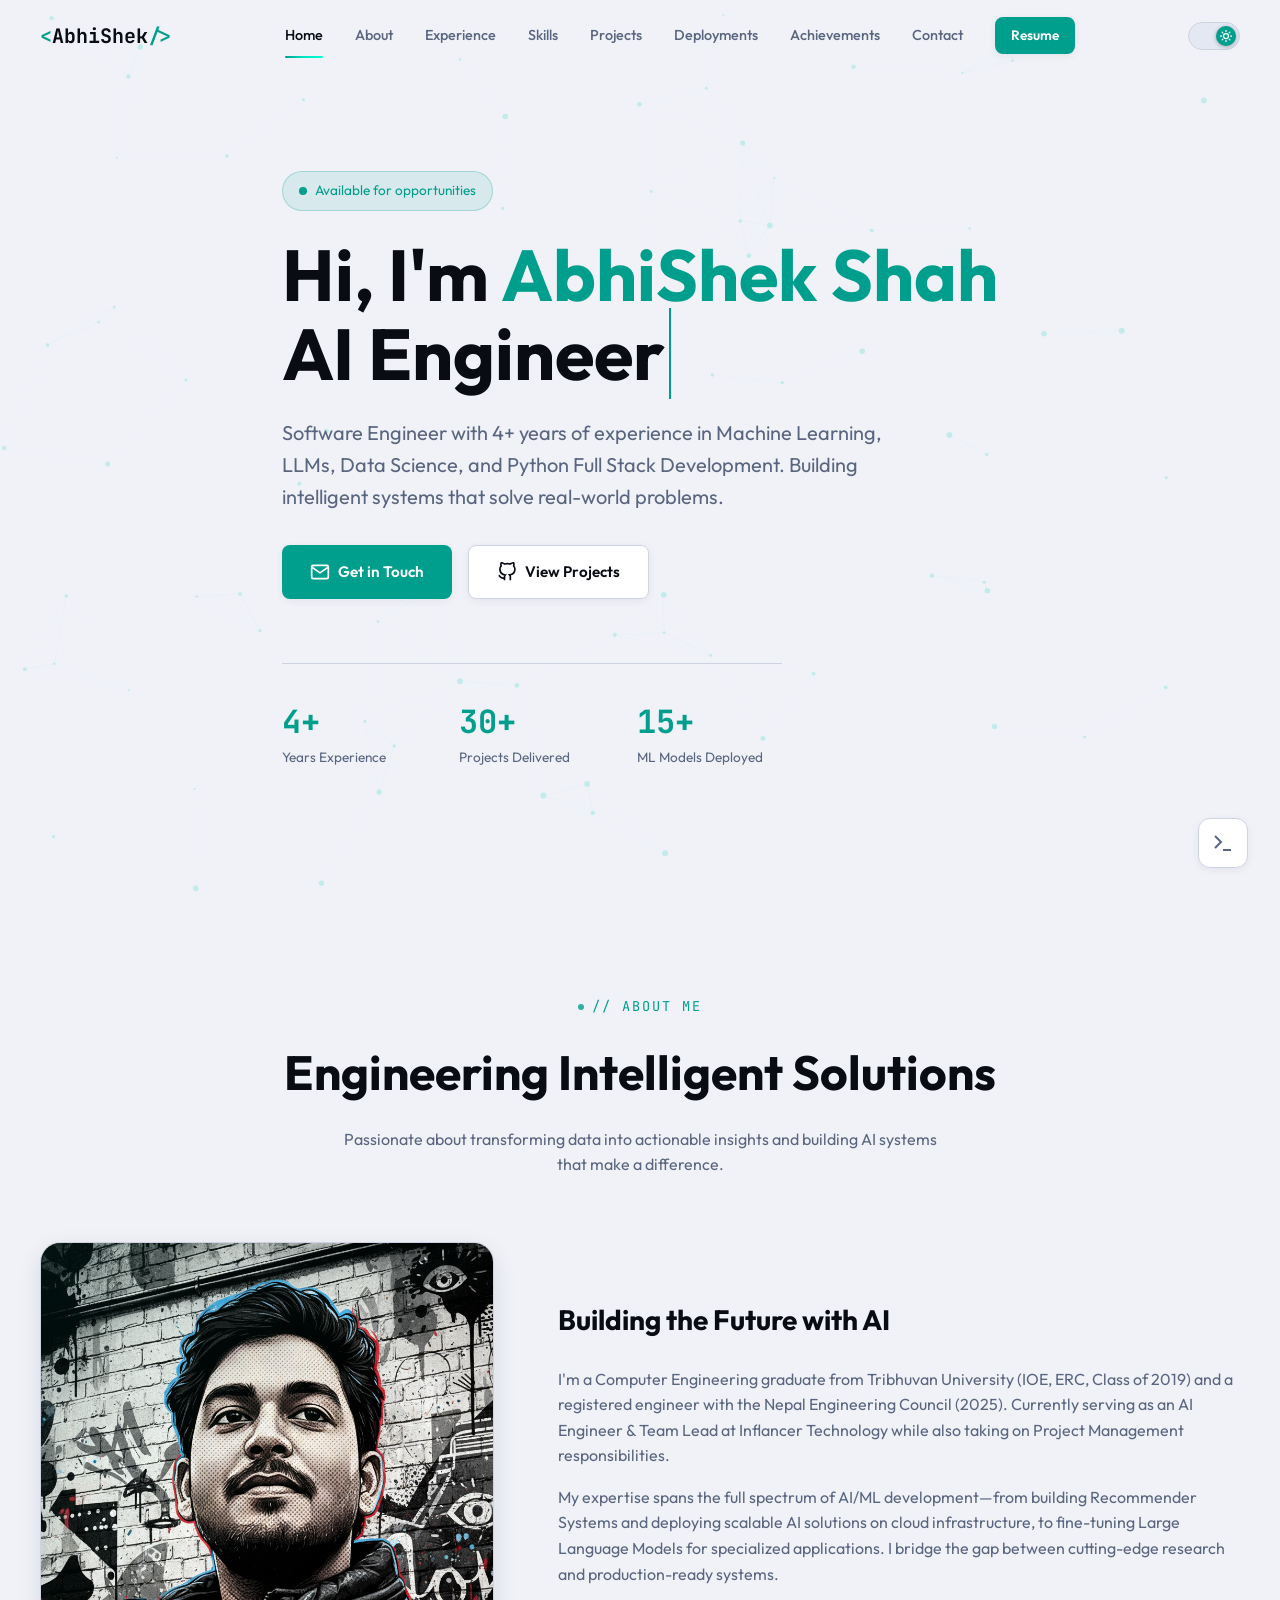
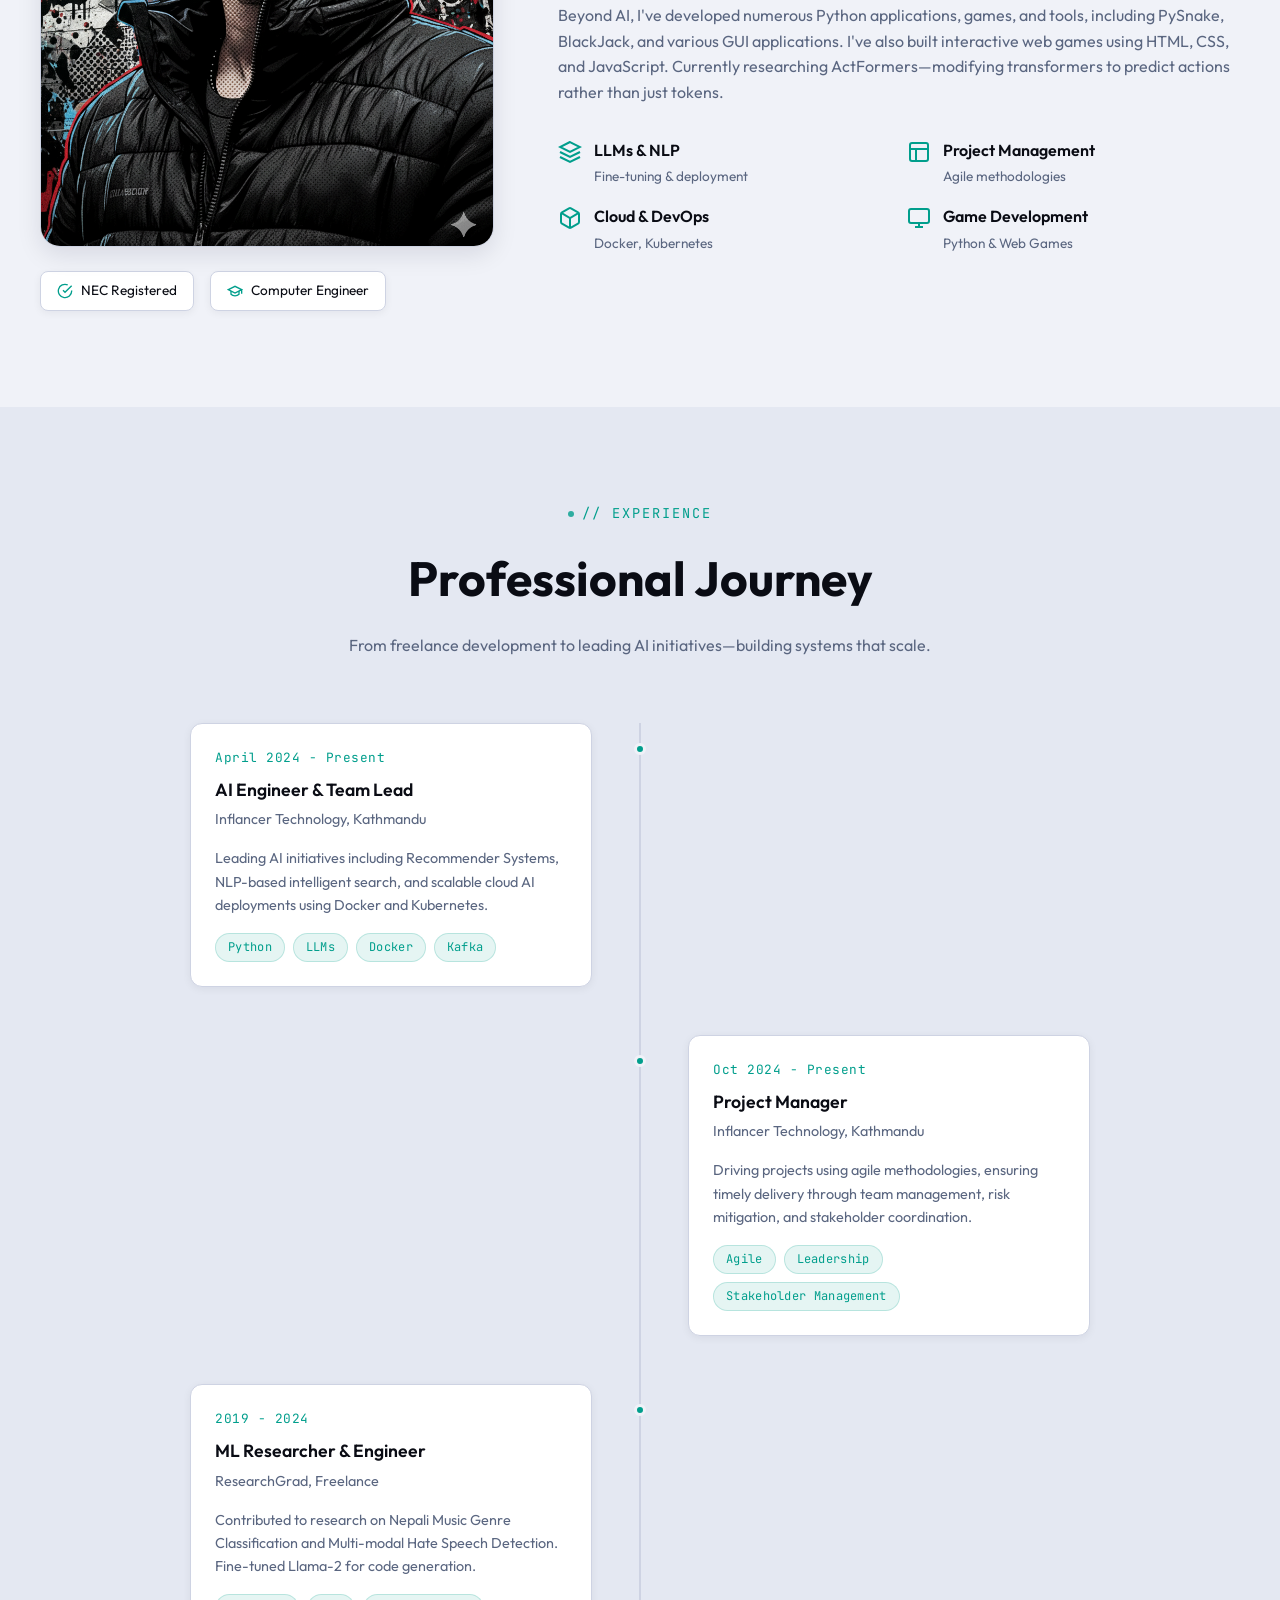
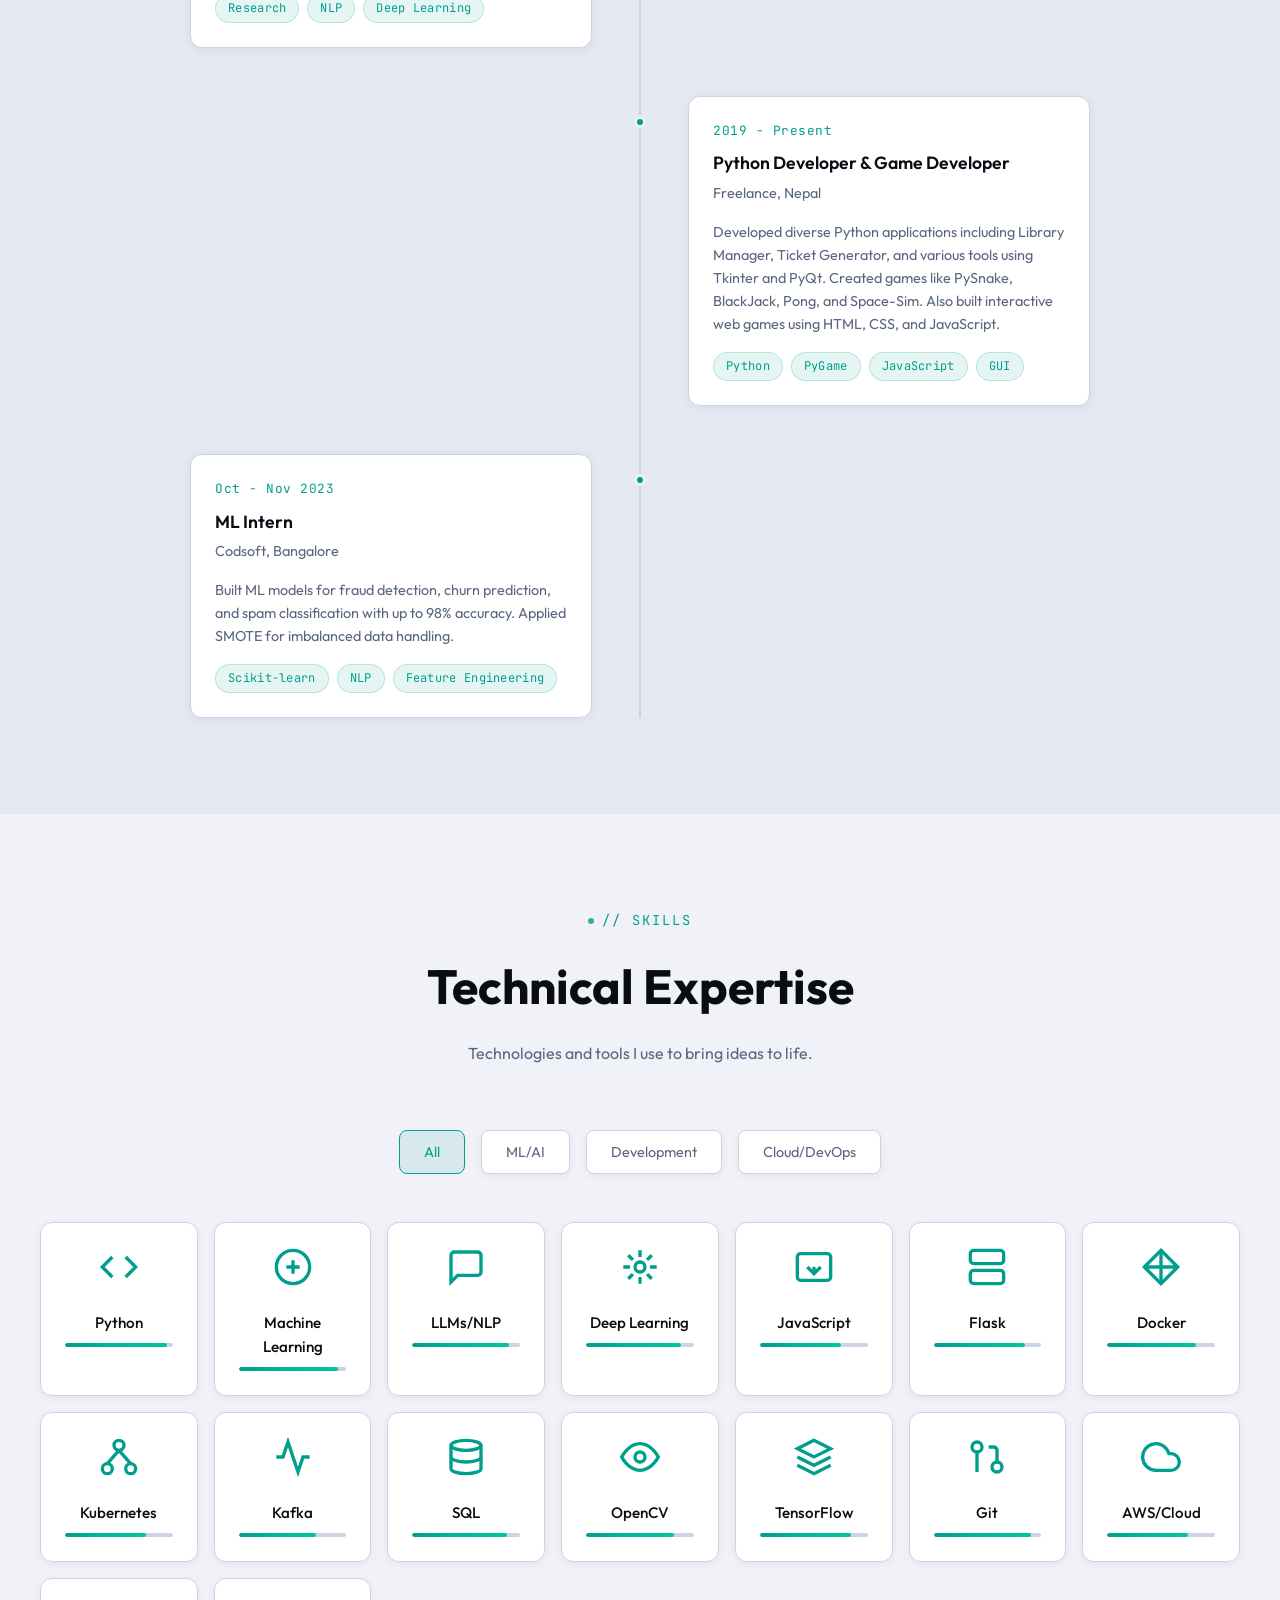
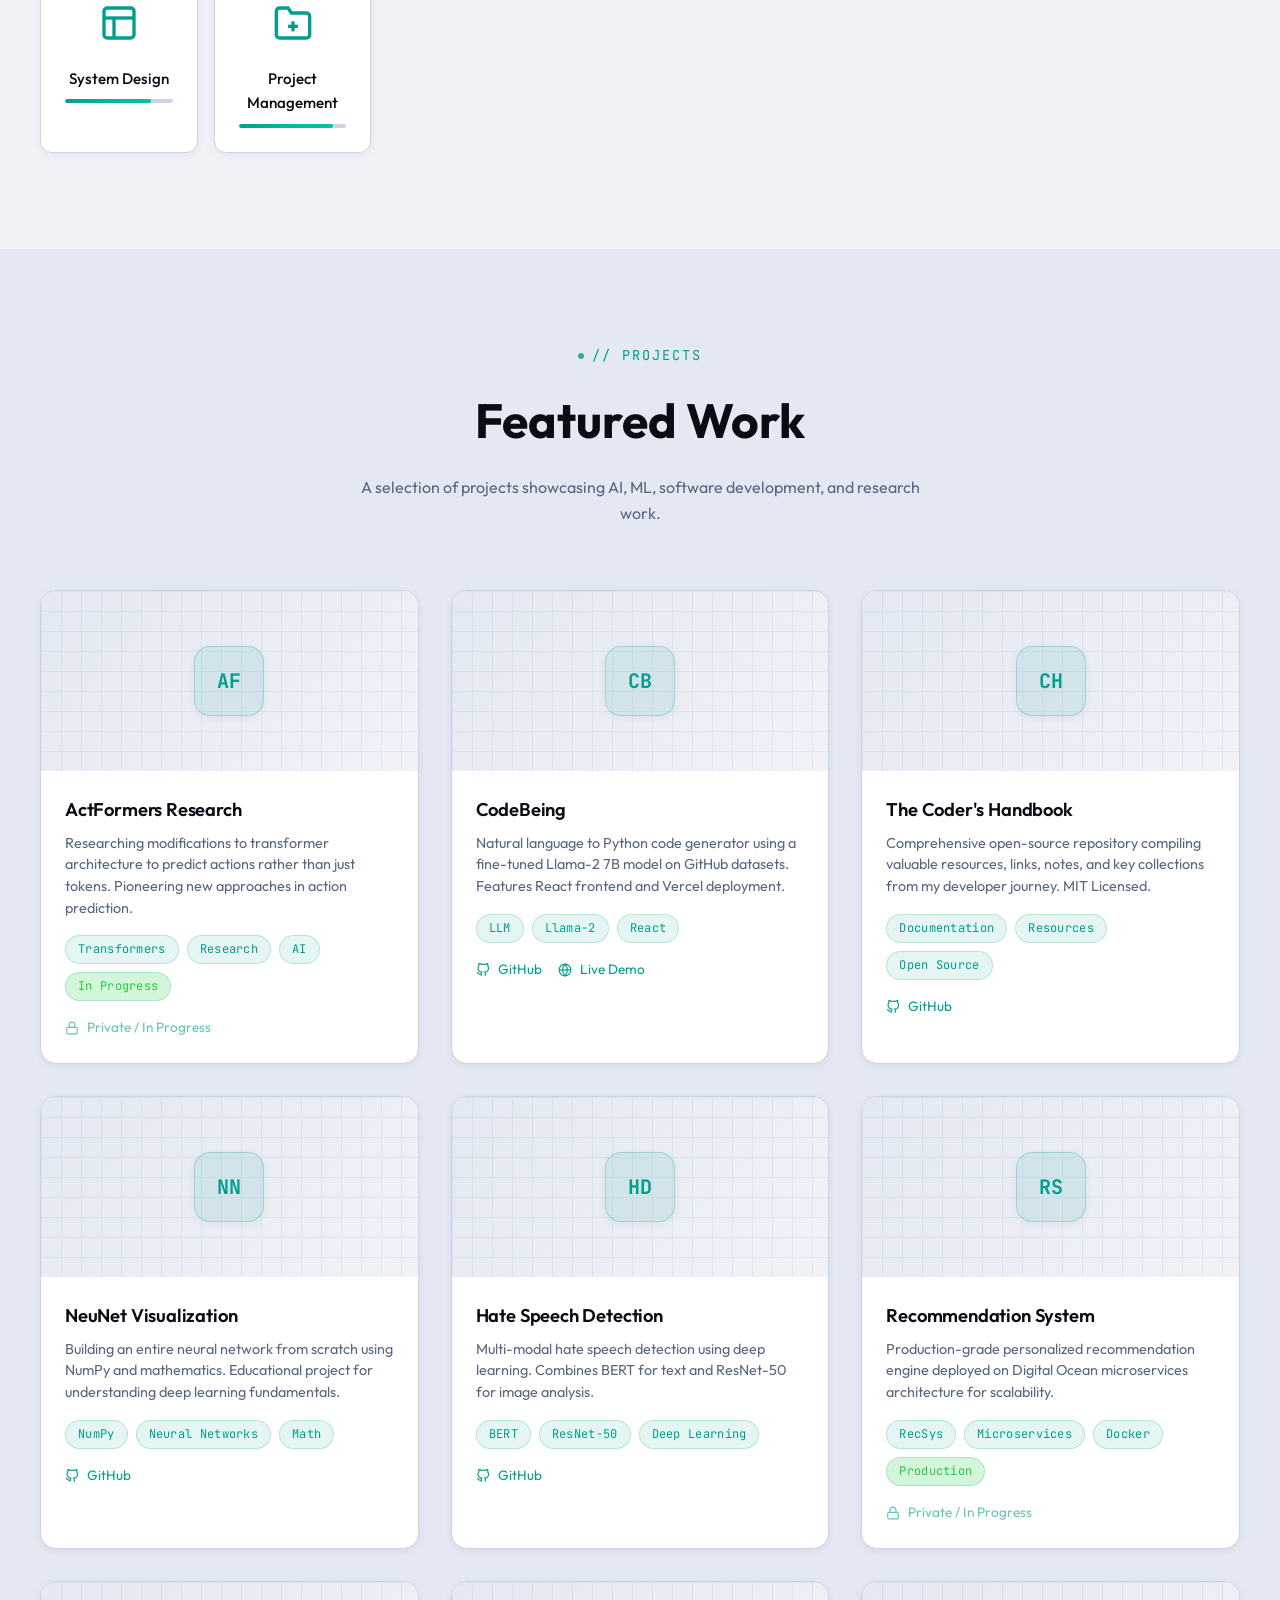
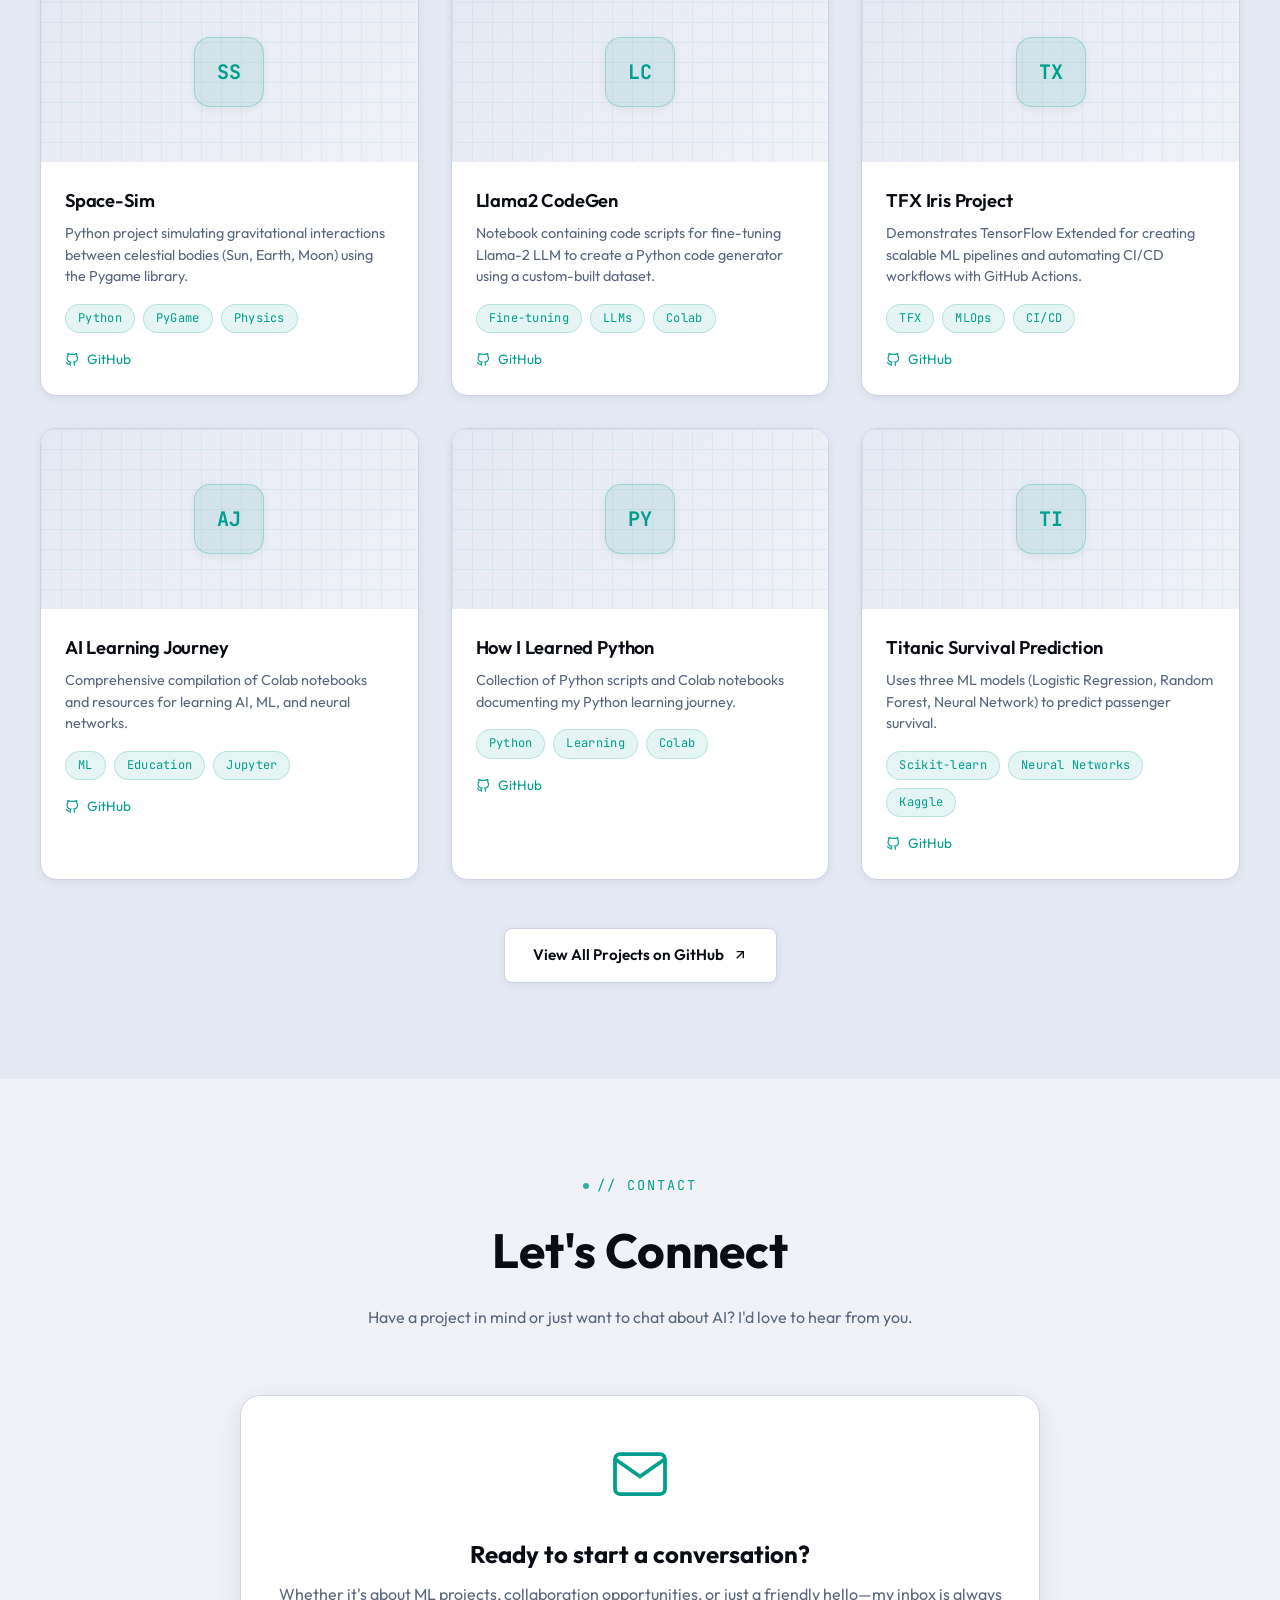
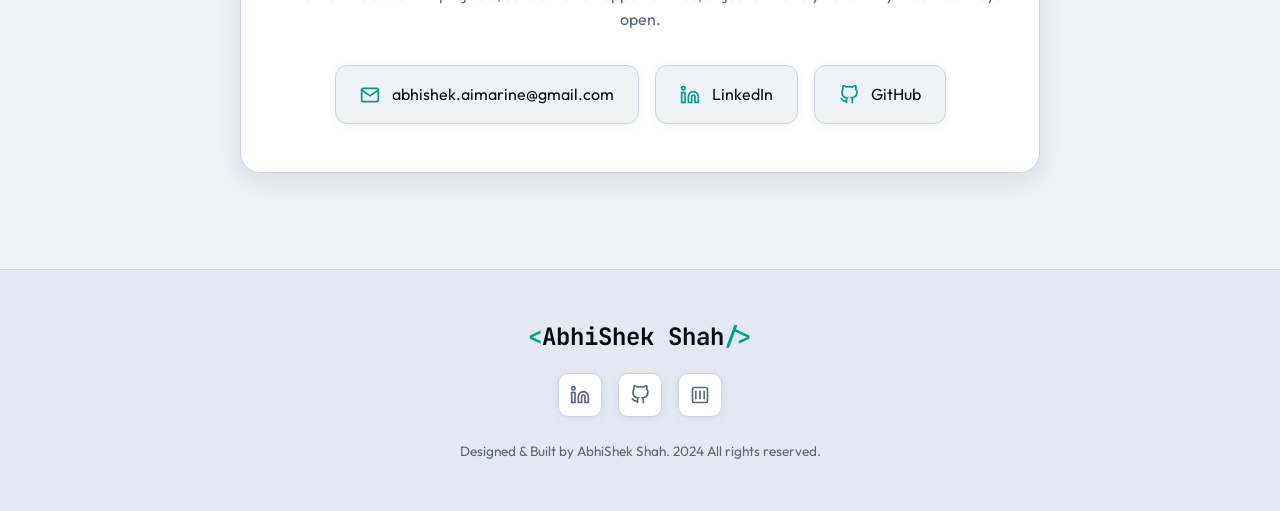
<file: index.html>
<!DOCTYPE html>
<html lang="en" data-theme="dark">
<head>
    <meta charset="UTF-8">
    <meta name="viewport" content="width=device-width, initial-scale=1.0">

    <!--
    ╔══════════════════════════════════════════════════════════════════╗
    ║  SEO LAYER — AbhiShek Shah Portfolio                            ║
    ║  All additions are metadata only. Zero visual/JS changes.       ║
    ╚══════════════════════════════════════════════════════════════════╝
    -->

    <!-- ═══ 1. PRIMARY META ════════════════════════════════════════════
         FIX: Removed duplicate <title>. One canonical title, keyword-
         optimised, under 60 chars, primary keyword first.
         "AbhiShek Shah | AI Engineer & ML Developer — Nepal" = 51 chars.
    ══════════════════════════════════════════════════════════════════ -->
    <title>AbhiShek Shah | AI Engineer &amp; ML Developer — Nepal</title>

    <!-- FIX: Meta description — 155 chars, keywords natural, CTA present.
         Google boldens matching keywords in SERPs, boosting visual CTR. -->
    <meta name="description" content="AbhiShek Shah is an AI Engineer & Team Lead at Inflancer Technology, Kathmandu. Expert in LLMs, NLP, Recommender Systems, Python, Docker & Agile project management.">

    <!-- FIX: Author + robots — explicit E-E-A-T signal for authorship -->
    <meta name="author" content="AbhiShek Shah">
    <meta name="robots" content="index, follow, max-snippet:-1, max-image-preview:large, max-video-preview:-1">

    <!-- FIX: Geo tags — helps Google & Bing surface this page for
         Kathmandu / Nepal engineering talent searches -->
    <meta name="geo.region" content="NP-BA">
    <meta name="geo.placename" content="Kathmandu, Nepal">
    <meta name="geo.position" content="27.7172;85.3240">
    <meta name="ICBM" content="27.7172, 85.3240">

    <!-- FIX: theme-color — brand teal in Chrome/Android address bar -->
    <meta name="theme-color" content="#00d9b5">
    <meta name="theme-color" media="(prefers-color-scheme: light)" content="#009e8c">

    <!-- ═══ 2. CANONICAL ══════════════════════════════════════════════
         FIX: Prevents indexing of www. vs non-www. vs /index.html
         duplicates. Update the domain to your real deployed URL.
    ══════════════════════════════════════════════════════════════════ -->
    <link rel="canonical" href="https://abhiverse01.github.io/">
    <!-- ^ Replace with your actual live domain, e.g.:
         https://abhishekshah.dev/ or https://yourname.vercel.app/    -->

    <!-- ═══ 3. OPEN GRAPH (Facebook, LinkedIn, WhatsApp, Slack) ═══════
         FIX: LinkedIn job applications and recruiter shares now show a
         rich preview card instead of a blank link. OG:image should be a
         1200×630px screenshot/graphic of the portfolio. Store it at
         assets/og-preview.png and update the content URL below.
    ══════════════════════════════════════════════════════════════════ -->
    <meta property="og:type"        content="profile">
    <meta property="og:site_name"   content="AbhiShek Shah Portfolio">
    <meta property="og:title"       content="AbhiShek Shah | AI Engineer &amp; ML Developer">
    <meta property="og:description" content="Software Engineer with 4+ years in Machine Learning, LLMs, NLP, and Python Full-Stack. Currently AI Engineer & Team Lead at Inflancer Technology, Kathmandu.">
    <meta property="og:url"         content="https://abhiverse01.github.io/">
    <meta property="og:image"       content="https://abhiverse01.github.io/assets/og-preview.png">
    <meta property="og:image:width"  content="1200">
    <meta property="og:image:height" content="630">
    <meta property="og:image:alt"    content="AbhiShek Shah — AI Engineer portfolio">
    <meta property="og:locale"      content="en_US">
    <!-- Profile-specific OG (used by Facebook and LinkedIn person profiles) -->
    <meta property="profile:first_name" content="AbhiShek">
    <meta property="profile:last_name"  content="Shah">
    <meta property="profile:username"   content="abhiverse01">

    <!-- ═══ 4. TWITTER / X CARD ══════════════════════════════════════
         FIX: summary_large_image renders a big hero preview on X/Twitter.
         Update twitter:site if you have a Twitter handle.
    ══════════════════════════════════════════════════════════════════ -->
    <meta name="twitter:card"        content="summary_large_image">
    <meta name="twitter:title"       content="AbhiShek Shah | AI Engineer &amp; ML Developer">
    <meta name="twitter:description" content="Software Engineer with 4+ years in ML, LLMs, NLP, and Python. Team Lead at Inflancer Technology, Kathmandu, Nepal.">
    <meta name="twitter:image"       content="https://abhiverse01.github.io/assets/og-preview.png">
    <meta name="twitter:image:alt"   content="AbhiShek Shah — AI Engineer portfolio">
    <!-- <meta name="twitter:site"   content="@yourhandle"> -->
    <!-- <meta name="twitter:creator" content="@yourhandle"> -->

    <!-- ═══ 5. FAVICONS ═══════════════════════════════════════════════
         FIX: Browsers show a blank tab without these. Create the icon
         files and drop them in the root / assets folder.
         Recommended: Use realfavicongenerator.net with your logo/initial.
    ══════════════════════════════════════════════════════════════════ -->
    <link rel="icon"             type="image/x-icon"  href="/favicon.ico">
    <link rel="icon"             type="image/png"     href="/assets/favicon-32x32.png" sizes="32x32">
    <link rel="icon"             type="image/png"     href="/assets/favicon-16x16.png" sizes="16x16">
    <link rel="apple-touch-icon"                      href="/assets/apple-touch-icon.png" sizes="180x180">
    <link rel="manifest"                              href="/site.webmanifest">

    <!-- ═══ 6. PERFORMANCE — PRECONNECT & PRELOAD ════════════════════
         FIX 1: Preconnect to Google Fonts origins (unchanged from original).
         FIX 2: Preload the hero photo (LCP element) — Google's Core Web
         Vitals score this as a ranking signal. fetchpriority="high" tells
         the browser to fetch it before anything else above the fold.
         FIX 3: font-display=swap appended to Google Fonts URL prevents
         invisible text during font load (FOIT), improving CLS scores.
    ══════════════════════════════════════════════════════════════════ -->
    <link rel="preconnect" href="https://fonts.googleapis.com">
    <link rel="preconnect" href="https://fonts.gstatic.com" crossorigin>

    <!-- FIX: Preload LCP hero image — update path if your image differs -->
    <link rel="preload" as="image" href="assets/hero-photo.png" fetchpriority="high">

    <!-- FIX: &display=swap added — eliminates FOIT, improves CLS -->
    <link href="https://fonts.googleapis.com/css2?family=JetBrains+Mono:wght@400;500;600;700&family=Outfit:wght@300;400;500;600;700&display=swap" rel="stylesheet">

    <link rel="stylesheet" href="styles.css">

    <!-- ═══ 7. JSON-LD STRUCTURED DATA ═══════════════════════════════
         FIX: Google's March 2026 update made entity schema the highest-
         leverage SEO signal for AI Overviews and Knowledge Graph inclusion.
         Using @graph to nest Person + ProfilePage + WebSite in one block.

         KEY SIGNALS:
         • Person.sameAs → LinkedIn, GitHub, Medium = entity disambiguation.
           Google/Bing/Perplexity use these to resolve "who is this person"
           with high confidence → increased probability of AI Overview citation.
         • Person.knowsAbout → maps expertise to searchable topics.
         • ProfilePage wraps Person per Google's portfolio schema guidance.
         • WebSite with potentialAction enables Sitelinks Search Box
           (if Google decides to show it for branded queries).
         • BreadcrumbList → establishes navigation structure for rich results.

         Content parity rule (March 2026): every schema property here has
         matching visible text on the page. Do not add properties for
         content that isn't rendered — Google flags this as spammy.
    ══════════════════════════════════════════════════════════════════ -->
    <script type="application/ld+json">
    {
      "@context": "https://schema.org",
      "@graph": [
        {
          "@type": "Person",
          "@id": "https://abhiverse01.github.io/#person",
          "name": "AbhiShek Shah",
          "alternateName": "Abhishek Shah",
          "jobTitle": "AI Engineer & Team Lead",
          "description": "Software Engineer with 4+ years of experience in Machine Learning, LLMs, NLP, Data Science, and Python Full Stack Development. Currently AI Engineer & Team Lead and Project Manager at Inflancer Technology, Kathmandu, Nepal.",
          "url": "https://abhiverse01.github.io/",
          "email": "abhishek.aimarine@gmail.com",
          "image": "https://abhiverse01.github.io/assets/hero-photo.png",
          "nationality": "NP",
          "address": {
            "@type": "PostalAddress",
            "addressLocality": "Kathmandu",
            "addressCountry": "NP"
          },
          "alumniOf": {
            "@type": "CollegeOrUniversity",
            "name": "Tribhuvan University, IOE ERC",
            "url": "https://ioe.tu.edu.np/"
          },
          "worksFor": {
            "@type": "Organization",
            "name": "Inflancer Technology",
            "url": "https://inflancer.com",
            "address": {
              "@type": "PostalAddress",
              "addressLocality": "Kathmandu",
              "addressCountry": "NP"
            }
          },
          "knowsAbout": [
            "Machine Learning",
            "Large Language Models",
            "Natural Language Processing",
            "Python Programming",
            "Recommender Systems",
            "Deep Learning",
            "Docker",
            "Kubernetes",
            "Agile Project Management",
            "Data Science",
            "AI Engineering",
            "LLM Fine-tuning",
            "Llama-2",
            "Transformers",
            "Apache Kafka"
          ],
          "hasCredential": [
            {
              "@type": "EducationalOccupationalCredential",
              "name": "Nepal Engineering Council Registration",
              "credentialCategory": "Professional Engineering License"
            }
          ],
          "sameAs": [
            "https://www.linkedin.com/in/theabhishekshah/",
            "https://github.com/abhiverse01",
            "https://medium.com/@theabhishekshah"
          ]
        },
        {
          "@type": "ProfilePage",
          "@id": "https://abhiverse01.github.io/#profilepage",
          "url": "https://abhiverse01.github.io/",
          "name": "AbhiShek Shah — AI Engineer & ML Developer Portfolio",
          "description": "Portfolio of AbhiShek Shah, AI Engineer & Team Lead at Inflancer Technology, Kathmandu. Specialising in LLMs, NLP, Recommender Systems, and Python development.",
          "inLanguage": "en",
          "dateModified": "2025-01-01",
          "mainEntity": {
            "@id": "https://abhiverse01.github.io/#person"
          },
          "breadcrumb": {
            "@type": "BreadcrumbList",
            "itemListElement": [
              {
                "@type": "ListItem",
                "position": 1,
                "name": "Home",
                "item": "https://abhiverse01.github.io/"
              },
              {
                "@type": "ListItem",
                "position": 2,
                "name": "Achievements",
                "item": "https://abhiverse01.github.io/achievements.html"
              }
            ]
          }
        },
        {
          "@type": "WebSite",
          "@id": "https://abhiverse01.github.io/#website",
          "url": "https://abhiverse01.github.io/",
          "name": "AbhiShek Shah Portfolio",
          "description": "AI Engineer and ML Developer portfolio showcasing projects in LLMs, NLP, Recommender Systems, and Python development.",
          "inLanguage": "en",
          "author": {
            "@id": "https://abhiverse01.github.io/#person"
          },
          "potentialAction": {
            "@type": "SearchAction",
            "target": {
              "@type": "EntryPoint",
              "urlTemplate": "https://abhiverse01.github.io/?q={search_term_string}"
            },
            "query-input": "required name=search_term_string"
          }
        }
      ]
    }
    </script>
</head>
<body>
   <!-- Neural Network Canvas -->
   <canvas id="neural-canvas"></canvas>

   <!-- Header -->
   <header class="header" id="header">
       <nav class="nav-container">
           <a href="#" class="logo">
               <span class="accent">&lt;</span>AbhiShek<span class="accent">/&gt;</span>
           </a>

           <div class="nav-controls">
               <button id="theme-toggle" class="theme-toggle" aria-label="Toggle colour theme" aria-pressed="false">
                   <span class="theme-toggle-track">
                       <span class="theme-toggle-thumb">
                           <!-- Moon icon (dark mode indicator) -->
                           <svg class="icon-moon" viewBox="0 0 24 24" fill="none" stroke="currentColor" stroke-width="2.5" stroke-linecap="round" stroke-linejoin="round" aria-hidden="true">
                               <path d="M21 12.79A9 9 0 1 1 11.21 3 7 7 0 0 0 21 12.79z"/>
                           </svg>
                           <!-- Sun icon (light mode indicator) -->
                           <svg class="icon-sun" viewBox="0 0 24 24" fill="none" stroke="currentColor" stroke-width="2.5" stroke-linecap="round" stroke-linejoin="round" aria-hidden="true">
                               <circle cx="12" cy="12" r="5"/>
                               <line x1="12" y1="1" x2="12" y2="3"/>
                               <line x1="12" y1="21" x2="12" y2="23"/>
                               <line x1="4.22" y1="4.22" x2="5.64" y2="5.64"/>
                               <line x1="18.36" y1="18.36" x2="19.78" y2="19.78"/>
                               <line x1="1" y1="12" x2="3" y2="12"/>
                               <line x1="21" y1="12" x2="23" y2="12"/>
                               <line x1="4.22" y1="19.78" x2="5.64" y2="18.36"/>
                               <line x1="18.36" y1="5.64" x2="19.78" y2="4.22"/>
                           </svg>
                       </span>
                   </span>
               </button>

               <button class="mobile-menu-btn" id="mobile-menu-btn" aria-label="Toggle menu" aria-expanded="false" aria-controls="nav-links">
                   <span></span>
                   <span></span>
                   <span></span>
               </button>
           </div>

           <div class="nav-links" id="nav-links">
               <a href="#home" class="nav-link active">Home</a>
               <a href="#about" class="nav-link">About</a>
               <a href="#experience" class="nav-link">Experience</a>
               <a href="#skills" class="nav-link">Skills</a>
               <a href="#projects" class="nav-link">Projects</a>
               <a href="deployments.html" class="nav-link">Deployments</a>
               <a href="achievements.html" class="nav-link">Achievements</a>
               <a href="#contact" class="nav-link">Contact</a>
               <a href="https://abhiverse-tex.vercel.app" target="_blank" rel="noopener noreferrer" class="btn btn-primary btn-small">Resume</a>
           </div>
       </nav>
   </header>
    <!-- Mobile Overlay -->
    <div class="mobile-overlay" id="mobile-overlay"></div>

    <main>
        <!-- Hero Section -->
        <section class="hero" id="home">
            <div class="hero-content">
                <div class="hero-label reveal">
                    <span>Available for opportunities</span>
                </div>
                
                <h1 class="hero-title reveal">
                    Hi, I'm <span class="name-highlight" id="name-highlight">AbhiShek Shah</span><br>
                    <span id="typing-container">AI Engineer</span><span class="typing-text"></span>
                </h1>
                
                <p class="hero-subtitle reveal">
                    Software Engineer with 4+ years of experience in Machine Learning, LLMs, Data Science, and Python Full Stack Development. Building intelligent systems that solve real-world problems.
                </p>

                <div class="hero-cta reveal">
                    <a href="#contact" class="btn btn-primary">
                        <svg width="20" height="20" viewBox="0 0 24 24" fill="none" stroke="currentColor" stroke-width="2">
                            <path d="M4 4h16c1.1 0 2 .9 2 2v12c0 1.1-.9 2-2 2H4c-1.1 0-2-.9-2-2V6c0-1.1.9-2 2-2z"/>
                            <polyline points="22,6 12,13 2,6"/>
                        </svg>
                        Get in Touch
                    </a>
                    <a href="#projects" class="btn btn-secondary">
                        <svg width="20" height="20" viewBox="0 0 24 24" fill="none" stroke="currentColor" stroke-width="2">
                            <path d="M9 19c-5 1.5-5-2.5-7-3m14 6v-3.87a3.37 3.37 0 0 0-.94-2.61c3.14-.35 6.44-1.54 6.44-7A5.44 5.44 0 0 0 20 4.77 5.07 5.07 0 0 0 19.91 1S18.73.65 16 2.48a13.38 13.38 0 0 0-7 0C6.27.65 5.09 1 5.09 1A5.07 5.07 0 0 0 5 4.77a5.44 5.44 0 0 0-1.5 3.78c0 5.42 3.3 6.61 6.44 7A3.37 3.37 0 0 0 9 18.13V22"/>
                        </svg>
                        View Projects
                    </a>
                </div>

                <div class="hero-stats reveal">
                    <div class="stat-item">
                        <div class="stat-value" data-target="4">0</div>
                        <div class="stat-label">Years Experience</div>
                    </div>
                    <div class="stat-item">
                        <div class="stat-value" data-target="30">0</div>
                        <div class="stat-label">Projects Delivered</div>
                    </div>
                    <div class="stat-item">
                        <div class="stat-value" data-target="15">0</div>
                        <div class="stat-label">ML Models Deployed</div>
                    </div>
                </div>
            </div>
        </section>

        <!-- About Section -->
        <section class="section" id="about">
            <div class="section-header reveal">
                <div class="section-label">// About Me</div>
                <h2 class="section-title">Engineering Intelligent Solutions</h2>
                <p class="section-desc">Passionate about transforming data into actionable insights and building AI systems that make a difference.</p>
            </div>

            <div class="about-grid">
                <div class="about-image reveal">
                    <div class="about-image-frame">
                        <img src="assets/hero-photo.png" alt="AbhiShek Shah" class="about-photo">
                    </div>
                    <div class="about-credentials">
                        <div class="credential-badge">
                            <svg viewBox="0 0 24 24" fill="none" stroke="currentColor" stroke-width="2">
                                <path d="M22 11.08V12a10 10 0 1 1-5.93-9.14"/>
                                <polyline points="22 4 12 14.01 9 11.01"/>
                            </svg>
                            <span>NEC Registered</span>
                        </div>
                        <div class="credential-badge">
                            <svg viewBox="0 0 24 24" fill="none" stroke="currentColor" stroke-width="2">
                                <path d="M22 10v6M2 10l10-5 10 5-10 5z"/>
                                <path d="M6 12v5c3 3 9 3 12 0v-5"/>
                            </svg>
                            <span>Computer Engineer</span>
                        </div>
                    </div>
                </div>

                <div class="about-content reveal">
                    <h3>Building the Future with AI</h3>
                    <p>
                        I'm a Computer Engineering graduate from Tribhuvan University (IOE, ERC, Class of 2019) and a registered engineer with the Nepal Engineering Council (2025). Currently serving as an AI Engineer & Team Lead at Inflancer Technology while also taking on Project Management responsibilities.
                    </p>
                    <p>
                        My expertise spans the full spectrum of AI/ML development—from building Recommender Systems and deploying scalable AI solutions on cloud infrastructure, to fine-tuning Large Language Models for specialized applications. I bridge the gap between cutting-edge research and production-ready systems.
                    </p>
                    <p>
                        Beyond AI, I've developed numerous Python applications, games, and tools, including PySnake, BlackJack, and various GUI applications. I've also built interactive web games using HTML, CSS, and JavaScript. Currently researching ActFormers—modifying transformers to predict actions rather than just tokens.
                    </p>

                    <div class="about-highlights">
                        <div class="highlight-item">
                            <svg class="highlight-icon" viewBox="0 0 24 24" fill="none" stroke="currentColor" stroke-width="2">
                                <path d="M12 2L2 7l10 5 10-5-10-5zM2 17l10 5 10-5M2 12l10 5 10-5"/>
                            </svg>
                            <div class="highlight-text">
                                <strong>LLMs & NLP</strong>
                                <p>Fine-tuning & deployment</p>
                            </div>
                        </div>
                        <div class="highlight-item">
                            <svg class="highlight-icon" viewBox="0 0 24 24" fill="none" stroke="currentColor" stroke-width="2">
                                <rect x="3" y="3" width="18" height="18" rx="2" ry="2"/>
                                <line x1="3" y1="9" x2="21" y2="9"/>
                                <line x1="9" y1="21" x2="9" y2="9"/>
                            </svg>
                            <div class="highlight-text">
                                <strong>Project Management</strong>
                                <p>Agile methodologies</p>
                            </div>
                        </div>
                        <div class="highlight-item">
                            <svg class="highlight-icon" viewBox="0 0 24 24" fill="none" stroke="currentColor" stroke-width="2">
                                <path d="M21 16V8a2 2 0 0 0-1-1.73l-7-4a2 2 0 0 0-2 0l-7 4A2 2 0 0 0 3 8v8a2 2 0 0 0 1 1.73l7 4a2 2 0 0 0 2 0l7-4A2 2 0 0 0 21 16z"/>
                                <polyline points="3.27 6.96 12 12.01 20.73 6.96"/>
                                <line x1="12" y1="22.08" x2="12" y2="12"/>
                            </svg>
                            <div class="highlight-text">
                                <strong>Cloud & DevOps</strong>
                                <p>Docker, Kubernetes</p>
                            </div>
                        </div>
                        <div class="highlight-item">
                            <svg class="highlight-icon" viewBox="0 0 24 24" fill="none" stroke="currentColor" stroke-width="2">
                                <rect x="2" y="3" width="20" height="14" rx="2" ry="2"/>
                                <line x1="8" y1="21" x2="16" y2="21"/>
                                <line x1="12" y1="17" x2="12" y2="21"/>
                            </svg>
                            <div class="highlight-text">
                                <strong>Game Development</strong>
                                <p>Python & Web Games</p>
                            </div>
                        </div>
                    </div>
                </div>
            </div>
        </section>

        <!-- Experience Section -->
        <section class="section section-alt" id="experience">
            <div class="section-header reveal">
                <div class="section-label">// Experience</div>
                <h2 class="section-title">Professional Journey</h2>
                <p class="section-desc">From freelance development to leading AI initiatives—building systems that scale.</p>
            </div>

            <div class="timeline">
                <div class="timeline-item reveal">
                    <div class="timeline-dot"></div>
                    <div class="timeline-card">
                        <div class="timeline-date">April 2024 - Present</div>
                        <h3 class="timeline-title">AI Engineer & Team Lead</h3>
                        <div class="timeline-company">Inflancer Technology, Kathmandu</div>
                        <p class="timeline-desc">Leading AI initiatives including Recommender Systems, NLP-based intelligent search, and scalable cloud AI deployments using Docker and Kubernetes.</p>
                        <div class="timeline-tags">
                            <span class="tag">Python</span>
                            <span class="tag">LLMs</span>
                            <span class="tag">Docker</span>
                            <span class="tag">Kafka</span>
                        </div>
                    </div>
                </div>

                <div class="timeline-item reveal">
                    <div class="timeline-dot"></div>
                    <div class="timeline-card">
                        <div class="timeline-date">Oct 2024 - Present</div>
                        <h3 class="timeline-title">Project Manager</h3>
                        <div class="timeline-company">Inflancer Technology, Kathmandu</div>
                        <p class="timeline-desc">Driving projects using agile methodologies, ensuring timely delivery through team management, risk mitigation, and stakeholder coordination.</p>
                        <div class="timeline-tags">
                            <span class="tag">Agile</span>
                            <span class="tag">Leadership</span>
                            <span class="tag">Stakeholder Management</span>
                        </div>
                    </div>
                </div>

                <div class="timeline-item reveal">
                    <div class="timeline-dot"></div>
                    <div class="timeline-card">
                        <div class="timeline-date">2019 - 2024</div>
                        <h3 class="timeline-title">ML Researcher & Engineer</h3>
                        <div class="timeline-company">ResearchGrad, Freelance</div>
                        <p class="timeline-desc">Contributed to research on Nepali Music Genre Classification and Multi-modal Hate Speech Detection. Fine-tuned Llama-2 for code generation.</p>
                        <div class="timeline-tags">
                            <span class="tag">Research</span>
                            <span class="tag">NLP</span>
                            <span class="tag">Deep Learning</span>
                        </div>
                    </div>
                </div>

                <div class="timeline-item reveal">
                    <div class="timeline-dot"></div>
                    <div class="timeline-card">
                        <div class="timeline-date">2019 - Present</div>
                        <h3 class="timeline-title">Python Developer & Game Developer</h3>
                        <div class="timeline-company">Freelance, Nepal</div>
                        <p class="timeline-desc">Developed diverse Python applications including Library Manager, Ticket Generator, and various tools using Tkinter and PyQt. Created games like PySnake, BlackJack, Pong, and Space-Sim. Also built interactive web games using HTML, CSS, and JavaScript.</p>
                        <div class="timeline-tags">
                            <span class="tag">Python</span>
                            <span class="tag">PyGame</span>
                            <span class="tag">JavaScript</span>
                            <span class="tag">GUI</span>
                        </div>
                    </div>
                </div>

                <div class="timeline-item reveal">
                    <div class="timeline-dot"></div>
                    <div class="timeline-card">
                        <div class="timeline-date">Oct - Nov 2023</div>
                        <h3 class="timeline-title">ML Intern</h3>
                        <div class="timeline-company">Codsoft, Bangalore</div>
                        <p class="timeline-desc">Built ML models for fraud detection, churn prediction, and spam classification with up to 98% accuracy. Applied SMOTE for imbalanced data handling.</p>
                        <div class="timeline-tags">
                            <span class="tag">Scikit-learn</span>
                            <span class="tag">NLP</span>
                            <span class="tag">Feature Engineering</span>
                        </div>
                    </div>
                </div>
            </div>
        </section>

        <!-- Skills Section -->
        <section class="section" id="skills">
            <div class="section-header reveal">
                <div class="section-label">// Skills</div>
                <h2 class="section-title">Technical Expertise</h2>
                <p class="section-desc">Technologies and tools I use to bring ideas to life.</p>
            </div>

            <div class="skills-container">
                <div class="skills-categories reveal">
                    <button class="skill-category-btn active" data-category="all">All</button>
                    <button class="skill-category-btn" data-category="ml">ML/AI</button>
                    <button class="skill-category-btn" data-category="dev">Development</button>
                    <button class="skill-category-btn" data-category="cloud">Cloud/DevOps</button>
                </div>

                <div class="skills-grid reveal" id="skills-grid">
                    <!-- Skills populated by JS -->
                </div>
            </div>
        </section>

        <!-- Projects Section -->
        <section class="section section-alt" id="projects">
            <div class="section-header reveal">
                <div class="section-label">// Projects</div>
                <h2 class="section-title">Featured Work</h2>
                <p class="section-desc">A selection of projects showcasing AI, ML, software development, and research work.</p>
            </div>

            <div class="projects-grid" id="projects-grid">
                <!-- Projects populated by JS -->
            </div>

            <div class="text-center mt-12 reveal">
                <a href="https://github.com/abhiverse01?tab=repositories" target="_blank" class="btn btn-secondary">
                    View All Projects on GitHub
                    <svg width="16" height="16" viewBox="0 0 24 24" fill="none" stroke="currentColor" stroke-width="2">
                        <line x1="7" y1="17" x2="17" y2="7"/>
                        <polyline points="7 7 17 7 17 17"/>
                    </svg>
                </a>
            </div>
        </section>

        <!-- Contact Section -->
        <section class="section" id="contact">
            <div class="section-header reveal">
                <div class="section-label">// Contact</div>
                <h2 class="section-title">Let's Connect</h2>
                <p class="section-desc">Have a project in mind or just want to chat about AI? I'd love to hear from you.</p>
            </div>

            <div class="contact-container reveal">
                <div class="contact-card">
                    <svg width="60" height="60" viewBox="0 0 24 24" fill="none" stroke="var(--accent)" stroke-width="1.5" class="contact-icon">
                        <path d="M4 4h16c1.1 0 2 .9 2 2v12c0 1.1-.9 2-2 2H4c-1.1 0-2-.9-2-2V6c0-1.1.9-2 2-2z"/>
                        <polyline points="22,6 12,13 2,6"/>
                    </svg>
                    <h3 class="contact-title">Ready to start a conversation?</h3>
                    <p class="contact-desc">Whether it's about ML projects, collaboration opportunities, or just a friendly hello—my inbox is always open.</p>
                    
                    <div class="contact-links">
                        <a href="mailto:abhishek.aimarine@gmail.com" class="contact-link">
                            <svg viewBox="0 0 24 24" fill="none" stroke="currentColor" stroke-width="2">
                                <path d="M4 4h16c1.1 0 2 .9 2 2v12c0 1.1-.9 2-2 2H4c-1.1 0-2-.9-2-2V6c0-1.1.9-2 2-2z"/>
                                <polyline points="22,6 12,13 2,6"/>
                            </svg>
                            <span>abhishek.aimarine@gmail.com</span>
                        </a>
                        <a href="https://www.linkedin.com/in/theabhishekshah/" target="_blank" class="contact-link">
                            <svg viewBox="0 0 24 24" fill="none" stroke="currentColor" stroke-width="2">
                                <path d="M16 8a6 6 0 0 1 6 6v7h-4v-7a2 2 0 0 0-2-2 2 2 0 0 0-2 2v7h-4v-7a6 6 0 0 1 6-6z"/>
                                <rect x="2" y="9" width="4" height="12"/>
                                <circle cx="4" cy="4" r="2"/>
                            </svg>
                            <span>LinkedIn</span>
                        </a>
                        <a href="https://github.com/abhiverse01" target="_blank" class="contact-link">
                            <svg viewBox="0 0 24 24" fill="none" stroke="currentColor" stroke-width="2">
                                <path d="M9 19c-5 1.5-5-2.5-7-3m14 6v-3.87a3.37 3.37 0 0 0-.94-2.61c3.14-.35 6.44-1.54 6.44-7A5.44 5.44 0 0 0 20 4.77 5.07 5.07 0 0 0 19.91 1S18.73.65 16 2.48a13.38 13.38 0 0 0-7 0C6.27.65 5.09 1 5.09 1A5.07 5.07 0 0 0 5 4.77a5.44 5.44 0 0 0-1.5 3.78c0 5.42 3.3 6.61 6.44 7A3.37 3.37 0 0 0 9 18.13V22"/>
                            </svg>
                            <span>GitHub</span>
                        </a>
                    </div>
                </div>
            </div>
        </section>
    </main>

    <!-- Footer -->
    <footer class="footer">
        <div class="footer-content">
            <div class="footer-logo">
                <span class="accent">&lt;</span>AbhiShek Shah<span class="accent">/&gt;</span>
            </div>
            <div class="footer-social">
                <a href="https://www.linkedin.com/in/theabhishekshah/" target="_blank" aria-label="LinkedIn">
                    <svg width="20" height="20" viewBox="0 0 24 24" fill="none" stroke="currentColor" stroke-width="2">
                        <path d="M16 8a6 6 0 0 1 6 6v7h-4v-7a2 2 0 0 0-2-2 2 2 0 0 0-2 2v7h-4v-7a6 6 0 0 1 6-6z"/>
                        <rect x="2" y="9" width="4" height="12"/>
                        <circle cx="4" cy="4" r="2"/>
                    </svg>
                </a>
                <a href="https://github.com/abhiverse01" target="_blank" aria-label="GitHub">
                    <svg width="20" height="20" viewBox="0 0 24 24" fill="none" stroke="currentColor" stroke-width="2">
                        <path d="M9 19c-5 1.5-5-2.5-7-3m14 6v-3.87a3.37 3.37 0 0 0-.94-2.61c3.14-.35 6.44-1.54 6.44-7A5.44 5.44 0 0 0 20 4.77 5.07 5.07 0 0 0 19.91 1S18.73.65 16 2.48a13.38 13.38 0 0 0-7 0C6.27.65 5.09 1 5.09 1A5.07 5.07 0 0 0 5 4.77a5.44 5.44 0 0 0-1.5 3.78c0 5.42 3.3 6.61 6.44 7A3.37 3.37 0 0 0 9 18.13V22"/>
                    </svg>
                </a>
                <a href="https://medium.com/@theabhishekshah" target="_blank" aria-label="Medium">
                    <svg width="20" height="20" viewBox="0 0 24 24" fill="none" stroke="currentColor" stroke-width="2">
                        <rect x="3" y="3" width="18" height="18" rx="2"/>
                        <path d="M7 7v10M12 7v10M17 7v10"/>
                    </svg>
                </a>
            </div>
            <p class="footer-copy">Designed & Built by AbhiShek Shah. 2024 All rights reserved.</p>
        </div>
    </footer>

    <!-- Terminal Easter Egg -->
    <div class="terminal-trigger">
        <button class="terminal-btn" id="terminal-toggle" aria-label="Open terminal">
            <svg width="24" height="24" viewBox="0 0 24 24" fill="none" stroke="currentColor" stroke-width="2">
                <polyline points="4 17 10 11 4 5"/>
                <line x1="12" y1="19" x2="20" y2="19"/>
            </svg>
        </button>
    </div>

    <div class="terminal-modal" id="terminal-modal">
        <div class="terminal-header">
            <div class="terminal-dot" style="background: #ff5f56;"></div>
            <div class="terminal-dot" style="background: #ffbd2e;"></div>
            <div class="terminal-dot" style="background: #27ca40;"></div>
            <span class="terminal-title">terminal</span>
        </div>
        <div class="terminal-body" id="terminal-output">
            <div class="terminal-line"><span class="terminal-prompt">$</span> Welcome to AbhiShek's terminal!</div>
            <div class="terminal-line terminal-muted">Type 'help' to see available commands.</div>
        </div>
        <div class="terminal-input-line">
            <span class="terminal-prompt">$</span>
            <input type="text" class="terminal-input" id="terminal-input" placeholder="Type a command..." autocomplete="off">
        </div>
    </div>

    <script src="main.js"></script>
</body>
</html>
</file>
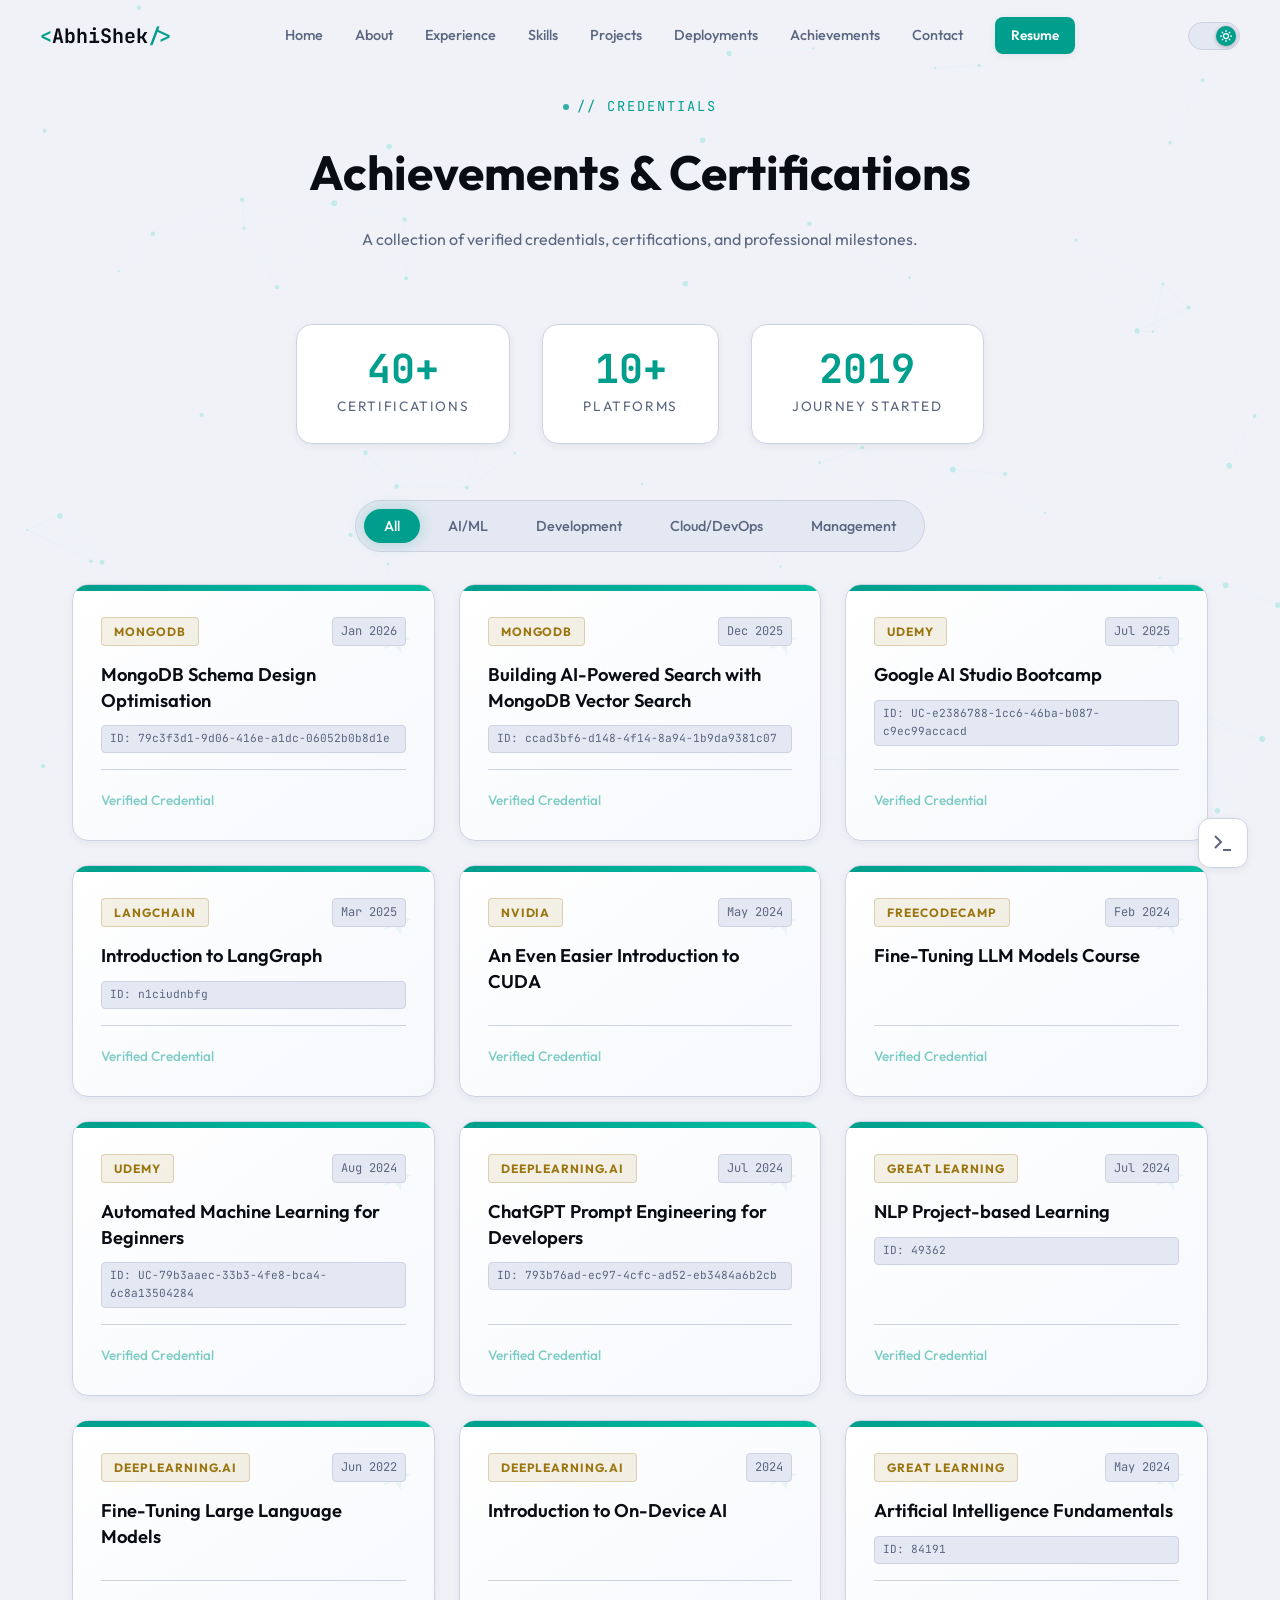
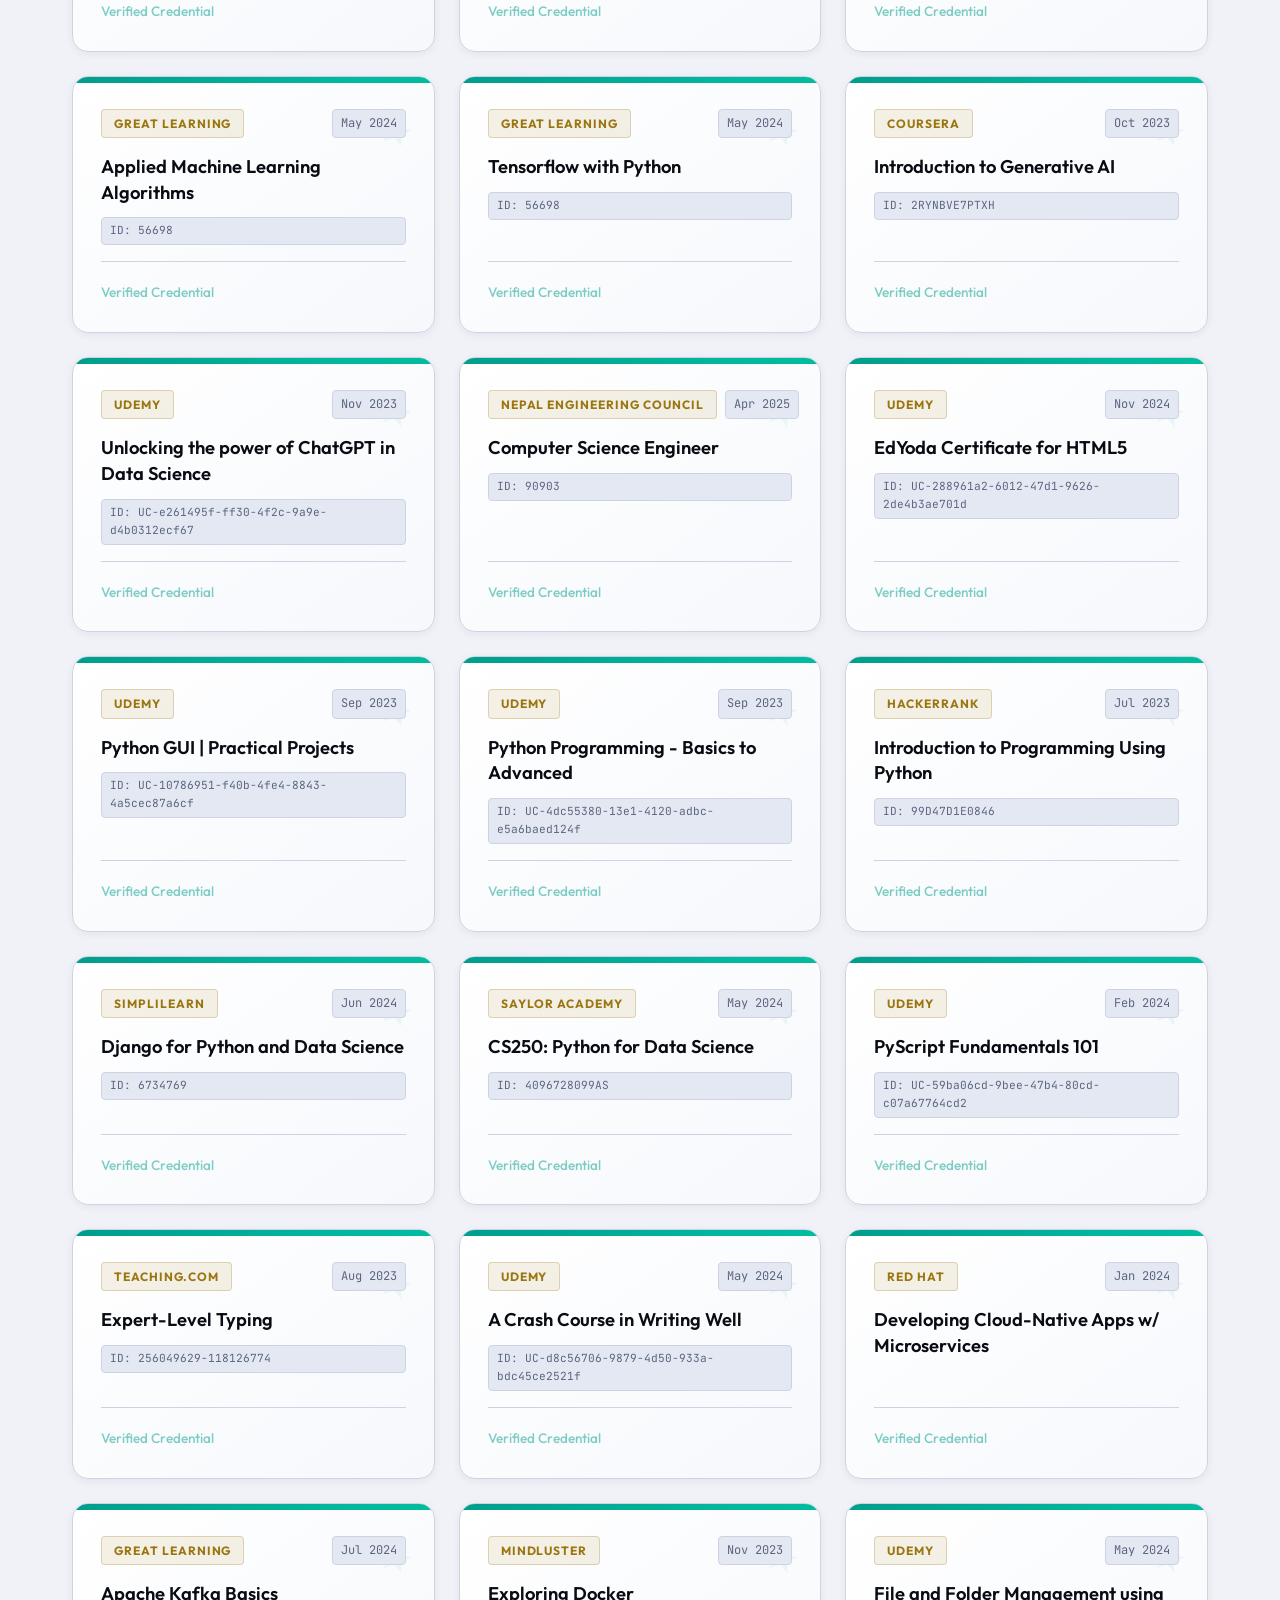
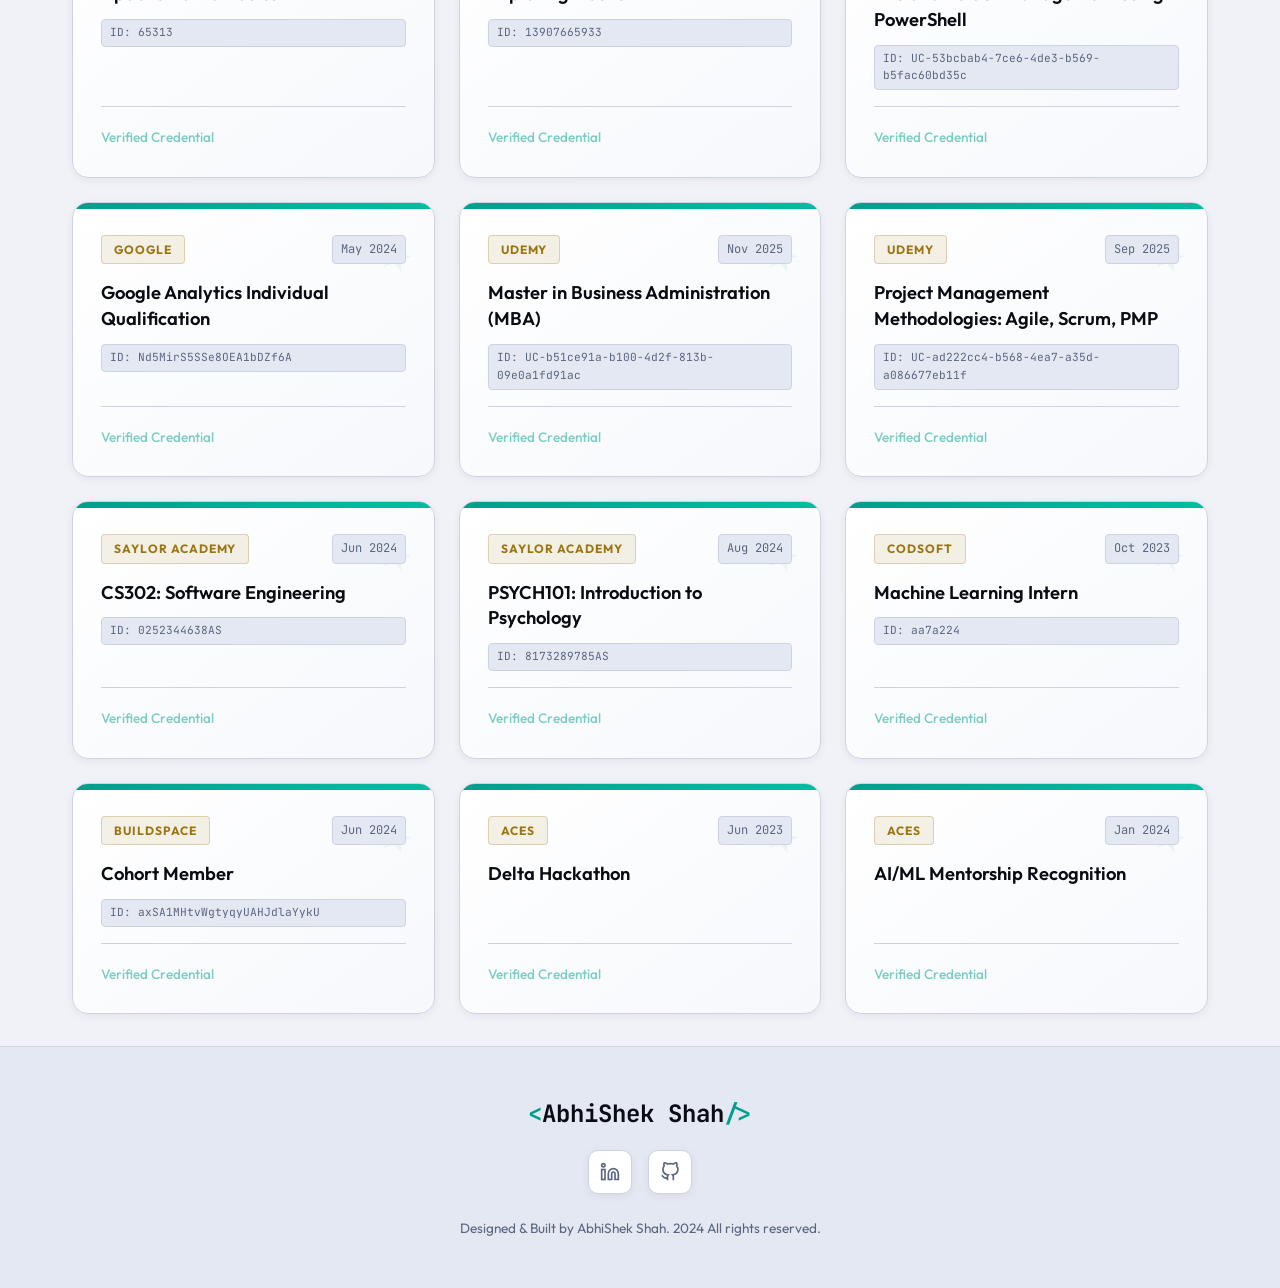
<file: achievements.html>
<!DOCTYPE html>
<html lang="en" data-theme="dark">
<head>
    <meta charset="UTF-8">
    <meta name="viewport" content="width=device-width, initial-scale=1.0">
    <title>Achievements & Certifications | AbhiShek Shah</title>
    
    <link rel="preconnect" href="https://fonts.googleapis.com">
    <link rel="preconnect" href="https://fonts.gstatic.com" crossorigin>
    <link href="https://fonts.googleapis.com/css2?family=JetBrains+Mono:wght@400;500;600;700&family=Outfit:wght@300;400;500;600;700&display=swap" rel="stylesheet">
    
    <link rel="stylesheet" href="styles.css">
    <link rel="stylesheet" href="achievements.css">
</head>
<body>
   <!-- Neural Network Canvas -->
   <canvas id="neural-canvas"></canvas>

   <!-- Header -->
   <header class="header" id="header">
       <nav class="nav-container">
           <a href="index.html" class="logo">
               <span class="accent">&lt;</span>AbhiShek<span class="accent">/&gt;</span>
           </a>

           <div class="nav-controls">
               <button id="theme-toggle" class="theme-toggle" aria-label="Toggle colour theme" aria-pressed="false">
                   <span class="theme-toggle-track">
                       <span class="theme-toggle-thumb">
                           <!-- Moon icon (dark mode indicator) -->
                           <svg class="icon-moon" viewBox="0 0 24 24" fill="none" stroke="currentColor" stroke-width="2.5" stroke-linecap="round" stroke-linejoin="round" aria-hidden="true">
                               <path d="M21 12.79A9 9 0 1 1 11.21 3 7 7 0 0 0 21 12.79z"/>
                           </svg>
                           <!-- Sun icon (light mode indicator) -->
                           <svg class="icon-sun" viewBox="0 0 24 24" fill="none" stroke="currentColor" stroke-width="2.5" stroke-linecap="round" stroke-linejoin="round" aria-hidden="true">
                               <circle cx="12" cy="12" r="5"/>
                               <line x1="12" y1="1" x2="12" y2="3"/>
                               <line x1="12" y1="21" x2="12" y2="23"/>
                               <line x1="4.22" y1="4.22" x2="5.64" y2="5.64"/>
                               <line x1="18.36" y1="18.36" x2="19.78" y2="19.78"/>
                               <line x1="1" y1="12" x2="3" y2="12"/>
                               <line x1="21" y1="12" x2="23" y2="12"/>
                               <line x1="4.22" y1="19.78" x2="5.64" y2="18.36"/>
                               <line x1="18.36" y1="5.64" x2="19.78" y2="4.22"/>
                           </svg>
                       </span>
                   </span>
               </button>

               <button class="mobile-menu-btn" id="mobile-menu-btn" aria-label="Toggle menu" aria-expanded="false" aria-controls="nav-links">
                   <span></span>
                   <span></span>
                   <span></span>
               </button>
           </div>

           <!-- FIX 1: All anchor links now point to index.html#section so navigation
                works correctly when coming from (or going back to) the main page.
                The "Achievements" link uses href="#" since we are already on this page. -->
           <div class="nav-links" id="nav-links">
               <a href="index.html#home" class="nav-link">Home</a>
               <a href="index.html#about" class="nav-link">About</a>
               <a href="index.html#experience" class="nav-link">Experience</a>
               <a href="index.html#skills" class="nav-link">Skills</a>
               <a href="index.html#projects" class="nav-link">Projects</a>
               <a href="deployments.html" class="nav-link">Deployments</a>
               <a href="achievements.html" class="nav-link active">Achievements</a>
               <a href="index.html#contact" class="nav-link">Contact</a>
               <a href="https://abhiverse-tex.vercel.app" target="_blank" rel="noopener noreferrer" class="btn btn-primary btn-small">Resume</a>
           </div>
       </nav>
   </header>

    <!-- Mobile Overlay -->
    <div class="mobile-overlay" id="mobile-overlay"></div>

    <main>
        <!-- Hero Header -->
        <section class="section" style="padding-bottom: 2rem;">
            <div class="section-header reveal">
                <div class="section-label">// Credentials</div>
                <h1 class="section-title">Achievements & Certifications</h1>
                <p class="section-desc">A collection of verified credentials, certifications, and professional milestones.</p>
            </div>
        </section>

        <!-- Stats Bar -->
        <section class="stats-bar reveal">
            <div class="stat-box">
                <span class="stat-number">40+</span>
                <span class="stat-text">Certifications</span>
            </div>
            <div class="stat-box">
                <span class="stat-number">10+</span>
                <span class="stat-text">Platforms</span>
            </div>
            <div class="stat-box">
                <span class="stat-number">2019</span>
                <span class="stat-text">Journey Started</span>
            </div>
        </section>

        <!-- Filters -->
        <section class="filter-section reveal">
            <div class="filter-container">
                <button class="filter-btn active" data-filter="all">All</button>
                <button class="filter-btn" data-filter="ml">AI/ML</button>
                <button class="filter-btn" data-filter="dev">Development</button>
                <button class="filter-btn" data-filter="cloud">Cloud/DevOps</button>
                <button class="filter-btn" data-filter="mgmt">Management</button>
            </div>
        </section>

        <!-- Certificates Grid -->
        <section class="section" style="padding-top: 1rem;">
            <div class="cert-grid" id="cert-grid">
                <!-- Cards will be injected by JS -->
            </div>
        </section>
    </main>

    <!-- Footer -->
    <footer class="footer">
        <div class="footer-content">
            <div class="footer-logo">
                <span class="accent">&lt;</span>AbhiShek Shah<span class="accent">/&gt;</span>
            </div>
            <div class="footer-social">
                <a href="https://www.linkedin.com/in/theabhishekshah/" target="_blank" aria-label="LinkedIn">
                    <svg width="20" height="20" viewBox="0 0 24 24" fill="none" stroke="currentColor" stroke-width="2">
                        <path d="M16 8a6 6 0 0 1 6 6v7h-4v-7a2 2 0 0 0-2-2 2 2 0 0 0-2 2v7h-4v-7a6 6 0 0 1 6-6z"/>
                        <rect x="2" y="9" width="4" height="12"/>
                        <circle cx="4" cy="4" r="2"/>
                    </svg>
                </a>
                <a href="https://github.com/abhiverse01" target="_blank" aria-label="GitHub">
                    <svg width="20" height="20" viewBox="0 0 24 24" fill="none" stroke="currentColor" stroke-width="2">
                        <path d="M9 19c-5 1.5-5-2.5-7-3m14 6v-3.87a3.37 3.37 0 0 0-.94-2.61c3.14-.35 6.44-1.54 6.44-7A5.44 5.44 0 0 0 20 4.77 5.07 5.07 0 0 0 19.91 1S18.73.65 16 2.48a13.38 13.38 0 0 0-7 0C6.27.65 5.09 1 5.09 1A5.07 5.07 0 0 0 5 4.77a5.44 5.44 0 0 0-1.5 3.78c0 5.42 3.3 6.61 6.44 7A3.37 3.37 0 0 0 9 18.13V22"/>
                    </svg>
                </a>
            </div>
            <p class="footer-copy">Designed & Built by AbhiShek Shah. 2024 All rights reserved.</p>
        </div>
    </footer>

    <!-- Terminal -->
    <div class="terminal-trigger">
        <button class="terminal-btn" id="terminal-toggle" aria-label="Open terminal">
            <svg width="24" height="24" viewBox="0 0 24 24" fill="none" stroke="currentColor" stroke-width="2">
                <polyline points="4 17 10 11 4 5"/>
                <line x1="12" y1="19" x2="20" y2="19"/>
            </svg>
        </button>
    </div>
    <div class="terminal-modal" id="terminal-modal">
        <div class="terminal-header">
            <div class="terminal-dot" style="background: #ff5f56;"></div>
            <div class="terminal-dot" style="background: #ffbd2e;"></div>
            <div class="terminal-dot" style="background: #27ca40;"></div>
            <span class="terminal-title">terminal</span>
        </div>
        <div class="terminal-body" id="terminal-output">
            <div class="terminal-line"><span class="terminal-prompt">$</span> Viewing Achievements...</div>
            <div class="terminal-line terminal-muted">Type 'help' for commands.</div>
        </div>
        <div class="terminal-input-line">
            <span class="terminal-prompt">$</span>
            <input type="text" class="terminal-input" id="terminal-input" placeholder="Type a command..." autocomplete="off">
        </div>
    </div>

    <script src="main.js"></script>
    <script src="achievements.js"></script>
</body>
</html>
</file>
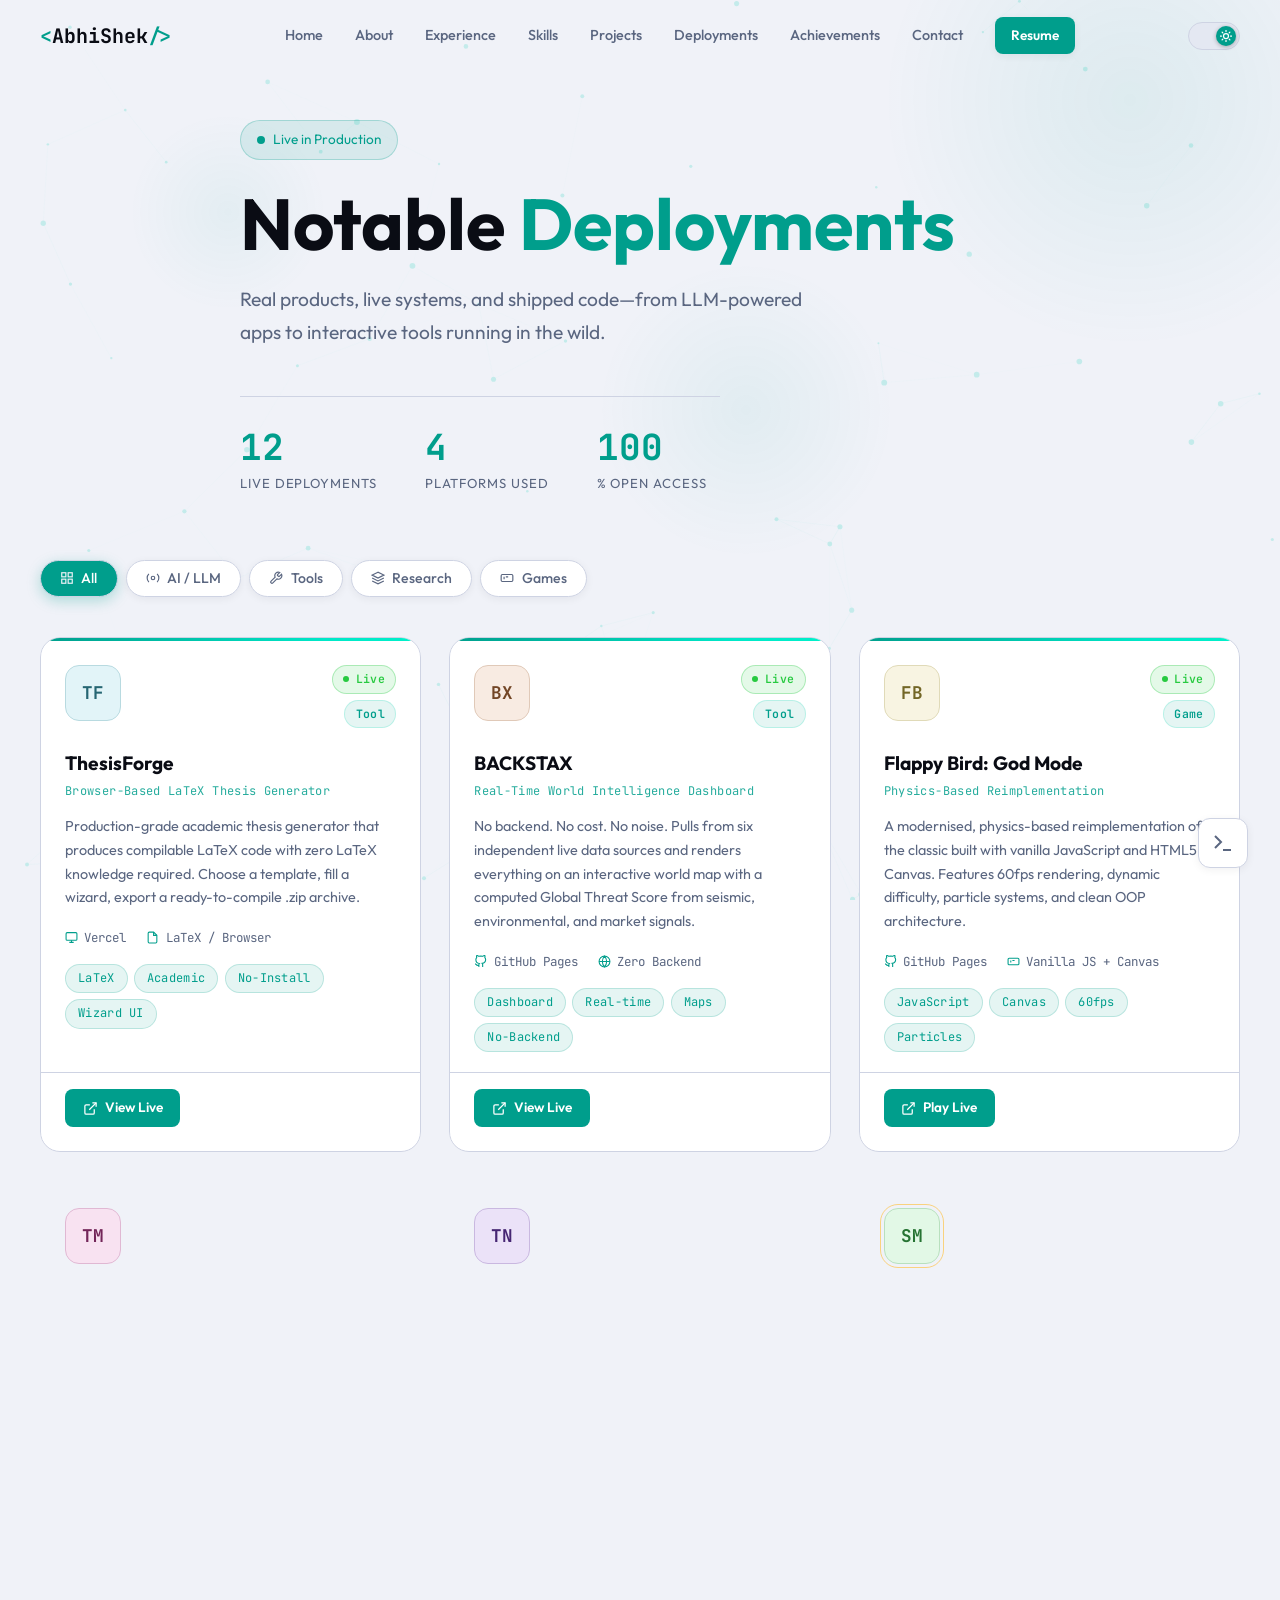
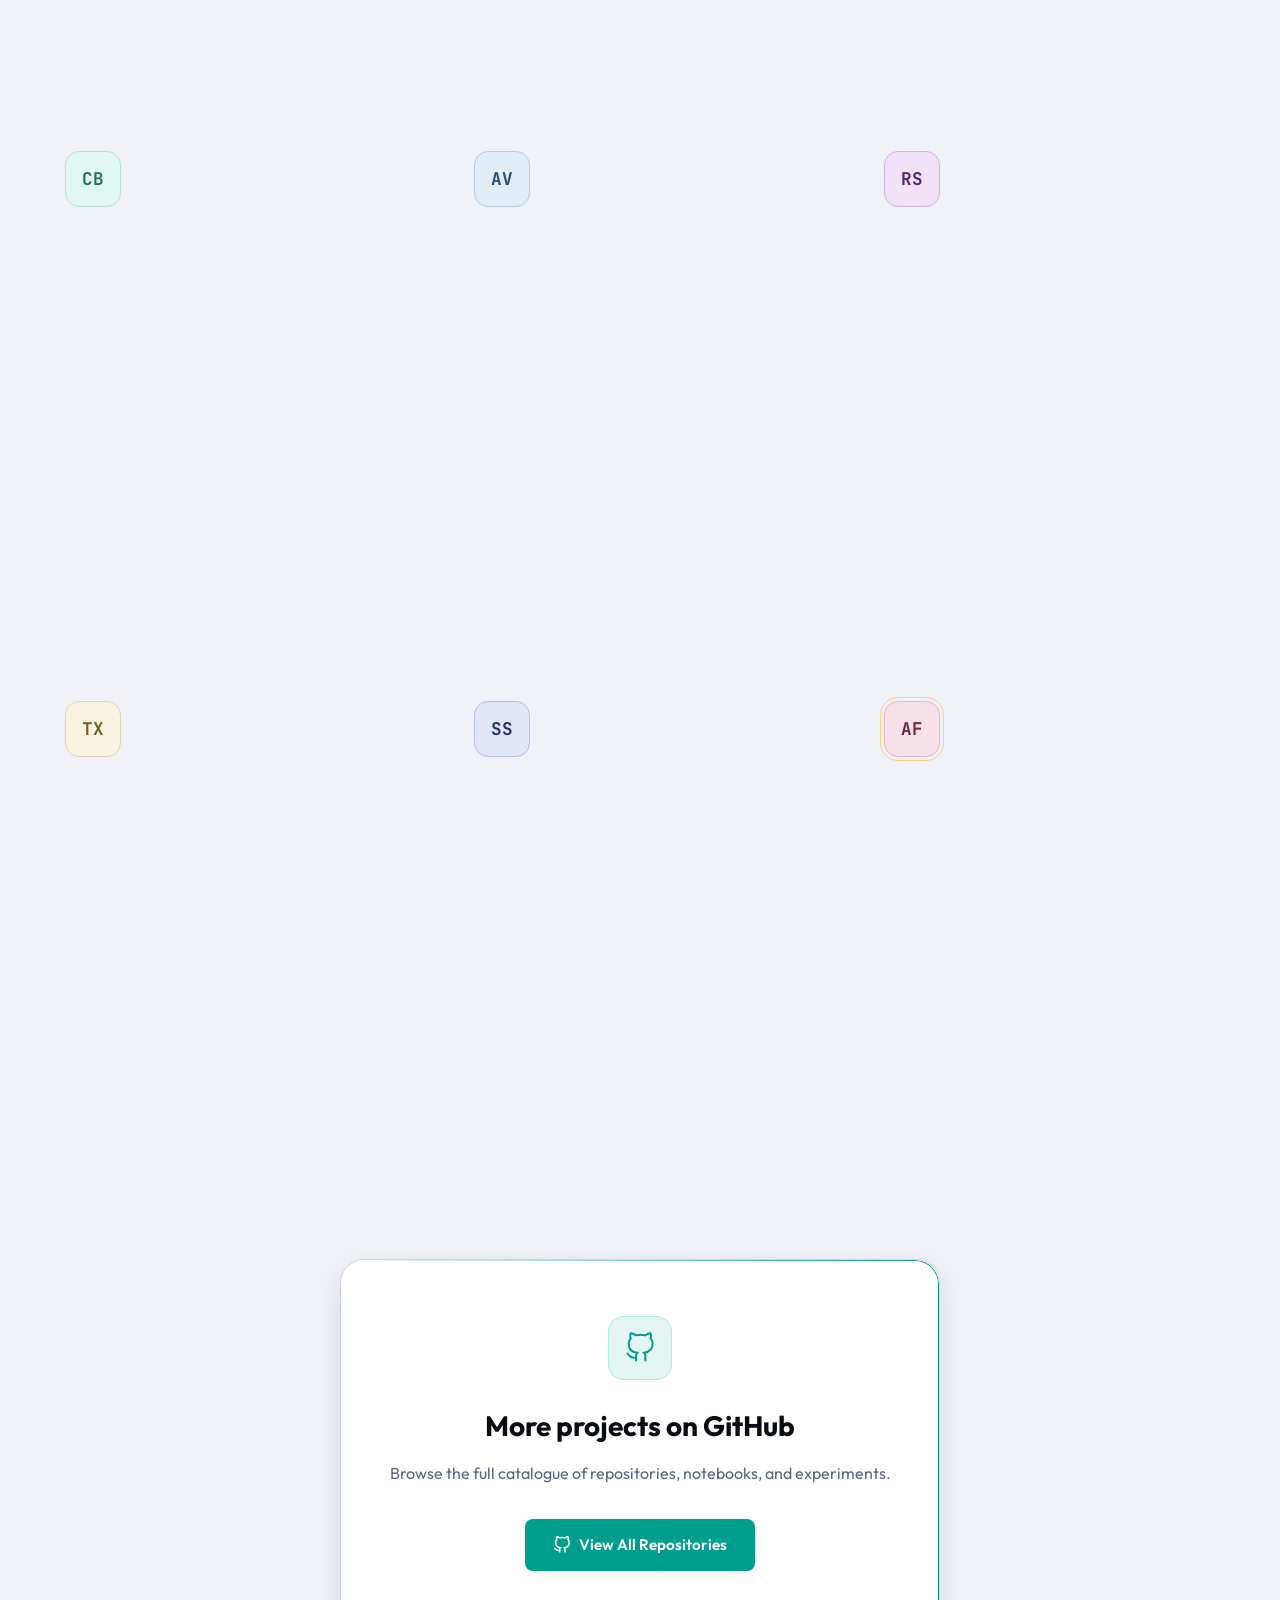
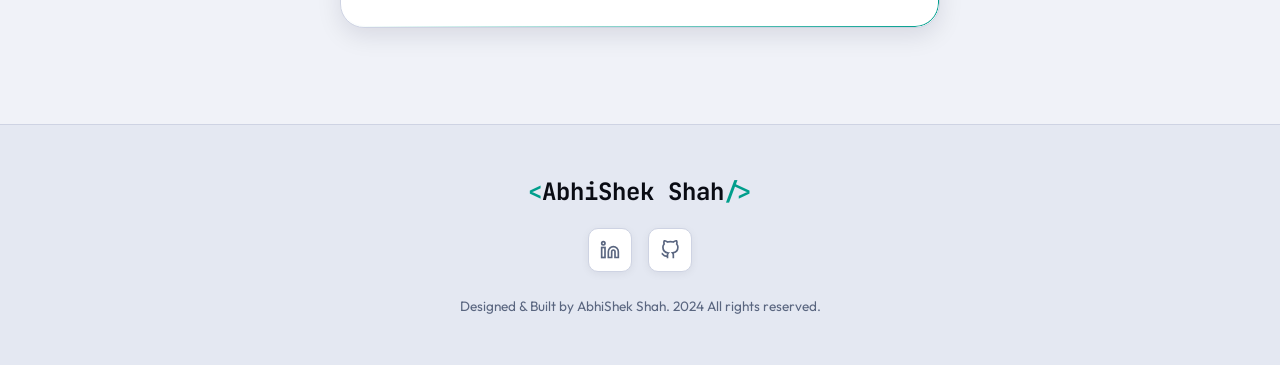
<file: deployments.html>
<!DOCTYPE html>
<html lang="en" data-theme="dark">
<head>
    <meta charset="UTF-8">
    <meta name="viewport" content="width=device-width, initial-scale=1.0">
    <title>Live Deployments | AbhiShek Shah</title>
    
    <link rel="preconnect" href="https://fonts.googleapis.com">
    <link rel="preconnect" href="https://fonts.gstatic.com" crossorigin>
    <link href="https://fonts.googleapis.com/css2?family=JetBrains+Mono:wght@400;500;600;700&family=Outfit:wght@300;400;500;600;700&display=swap" rel="stylesheet">
    
    <link rel="stylesheet" href="styles.css">
    <link rel="stylesheet" href="deployments.css">
</head>
<body>
   <canvas id="neural-canvas"></canvas>

   <header class="header" id="header">
       <nav class="nav-container">
           <a href="index.html" class="logo">
               <span class="accent">&lt;</span>AbhiShek<span class="accent">/&gt;</span>
           </a>

           <div class="nav-controls">
               <button id="theme-toggle" class="theme-toggle" aria-label="Toggle colour theme" aria-pressed="false">
                   <span class="theme-toggle-track">
                       <span class="theme-toggle-thumb">
                           <svg class="icon-moon" viewBox="0 0 24 24" fill="none" stroke="currentColor" stroke-width="2.5" stroke-linecap="round" stroke-linejoin="round" aria-hidden="true">
                               <path d="M21 12.79A9 9 0 1 1 11.21 3 7 7 0 0 0 21 12.79z"/>
                           </svg>
                           <svg class="icon-sun" viewBox="0 0 24 24" fill="none" stroke="currentColor" stroke-width="2.5" stroke-linecap="round" stroke-linejoin="round" aria-hidden="true">
                               <circle cx="12" cy="12" r="5"/>
                               <line x1="12" y1="1" x2="12" y2="3"/>
                               <line x1="12" y1="21" x2="12" y2="23"/>
                               <line x1="4.22" y1="4.22" x2="5.64" y2="5.64"/>
                               <line x1="18.36" y1="18.36" x2="19.78" y2="19.78"/>
                               <line x1="1" y1="12" x2="3" y2="12"/>
                               <line x1="21" y1="12" x2="23" y2="12"/>
                               <line x1="4.22" y1="19.78" x2="5.64" y2="18.36"/>
                               <line x1="18.36" y1="5.64" x2="19.78" y2="4.22"/>
                           </svg>
                       </span>
                   </span>
               </button>
               <button class="mobile-menu-btn" id="mobile-menu-btn" aria-label="Toggle menu" aria-expanded="false" aria-controls="nav-links">
                   <span></span><span></span><span></span>
               </button>
           </div>

           <div class="nav-links" id="nav-links">
               <a href="index.html#home" class="nav-link">Home</a>
               <a href="index.html#about" class="nav-link">About</a>
               <a href="index.html#experience" class="nav-link">Experience</a>
               <a href="index.html#skills" class="nav-link">Skills</a>
               <a href="index.html#projects" class="nav-link">Projects</a>
               <a href="deployments.html" class="nav-link active">Deployments</a>
               <a href="achievements.html" class="nav-link">Achievements</a>
               <a href="index.html#contact" class="nav-link">Contact</a>
               <a href="https://abhiverse-tex.vercel.app" target="_blank" rel="noopener noreferrer" class="btn btn-primary btn-small">Resume</a>
           </div>
       </nav>
   </header>

    <div class="mobile-overlay" id="mobile-overlay"></div>

    <main>
        <!-- Hero Header -->
        <section class="deploy-hero">
            <div class="deploy-hero-content reveal">
                <div class="hero-label">
                    <span>Live in Production</span>
                </div>
                <h1 class="deploy-hero-title">
                    Notable <span class="name-highlight">Deployments</span>
                </h1>
                <p class="deploy-hero-desc">
                    Real products, live systems, and shipped code—from LLM-powered apps
                    to interactive tools running in the wild.
                </p>

                <div class="deploy-stats reveal">
                    <div class="deploy-stat">
                        <span class="deploy-stat-num" data-target="12">0</span>
                        <span class="deploy-stat-label">Live Deployments</span>
                    </div>
                    <div class="deploy-stat">
                        <span class="deploy-stat-num" data-target="4">0</span>
                        <span class="deploy-stat-label">Platforms Used</span>
                    </div>
                    <div class="deploy-stat">
                        <span class="deploy-stat-num" data-target="100">0</span>
                        <span class="deploy-stat-label">% Open Access</span>
                    </div>
                </div>
            </div>

            <!-- Floating decoration circles -->
            <div class="hero-orb orb-1"></div>
            <div class="hero-orb orb-2"></div>
            <div class="hero-orb orb-3"></div>
        </section>

        <!-- Filter Bar -->
        <div class="deploy-filters reveal">
            <div class="filter-wrap">
                <button class="deploy-filter active" data-filter="all">
                    <svg width="14" height="14" viewBox="0 0 24 24" fill="none" stroke="currentColor" stroke-width="2"><rect x="3" y="3" width="7" height="7"/><rect x="14" y="3" width="7" height="7"/><rect x="14" y="14" width="7" height="7"/><rect x="3" y="14" width="7" height="7"/></svg>
                    All
                </button>
                <button class="deploy-filter" data-filter="ai">
                    <svg width="14" height="14" viewBox="0 0 24 24" fill="none" stroke="currentColor" stroke-width="2"><circle cx="12" cy="12" r="3"/><path d="M19.07 4.93a10 10 0 0 1 0 14.14M4.93 4.93a10 10 0 0 0 0 14.14"/></svg>
                    AI / LLM
                </button>
                <button class="deploy-filter" data-filter="tool">
                    <svg width="14" height="14" viewBox="0 0 24 24" fill="none" stroke="currentColor" stroke-width="2"><path d="M14.7 6.3a1 1 0 0 0 0 1.4l1.6 1.6a1 1 0 0 0 1.4 0l3.77-3.77a6 6 0 0 1-7.94 7.94l-6.91 6.91a2.12 2.12 0 0 1-3-3l6.91-6.91a6 6 0 0 1 7.94-7.94l-3.76 3.76z"/></svg>
                    Tools
                </button>
                <button class="deploy-filter" data-filter="research">
                    <svg width="14" height="14" viewBox="0 0 24 24" fill="none" stroke="currentColor" stroke-width="2"><path d="M12 2L2 7l10 5 10-5-10-5zM2 17l10 5 10-5M2 12l10 5 10-5"/></svg>
                    Research
                </button>
                <button class="deploy-filter" data-filter="game">
                    <svg width="14" height="14" viewBox="0 0 24 24" fill="none" stroke="currentColor" stroke-width="2"><rect x="2" y="6" width="20" height="12" rx="2"/><path d="M12 12h.01M7 12v-2m0 4v-2m5-2h2m-4 0h2"/></svg>
                    Games
                </button>
            </div>
        </div>

        <!-- Deployments Grid -->
        <section class="deploys-section">
            <div class="deploys-grid" id="deploys-grid">


                <!-- ThesisForge -->
                <article class="deploy-card reveal" data-category="tool">
                    <div class="deploy-card-glow"></div>
                    <div class="deploy-card-inner">
                        <div class="deploy-card-top">
                            <div class="deploy-logo-wrap">
                                <div class="deploy-logo" style="--logo-hue: 190deg;">TF</div>
                                <div class="deploy-pulse-ring"></div>
                            </div>
                            <div class="deploy-badges">
                                <span class="deploy-badge badge-live">
                                    <span class="badge-dot"></span>Live
                                </span>
                                <span class="deploy-badge badge-category">Tool</span>
                            </div>
                        </div>

                        <div class="deploy-card-body">
                            <h2 class="deploy-title">ThesisForge</h2>
                            <p class="deploy-subtitle">Browser-Based LaTeX Thesis Generator</p>
                            <p class="deploy-desc">
                                Production-grade academic thesis generator that produces compilable LaTeX code with zero LaTeX knowledge required.
                                Choose a template, fill a wizard, export a ready-to-compile .zip archive.
                            </p>

                            <div class="deploy-meta-row">
                                <div class="deploy-meta-item">
                                    <svg width="13" height="13" viewBox="0 0 24 24" fill="none" stroke="currentColor" stroke-width="2"><rect x="2" y="3" width="20" height="14" rx="2"/><path d="M8 21h8M12 17v4"/></svg>
                                    <span>Vercel</span>
                                </div>
                                <div class="deploy-meta-item">
                                    <svg width="13" height="13" viewBox="0 0 24 24" fill="none" stroke="currentColor" stroke-width="2"><path d="M14 2H6a2 2 0 0 0-2 2v16a2 2 0 0 0 2 2h12a2 2 0 0 0 2-2V8z"/><polyline points="14 2 14 8 20 8"/></svg>
                                    <span>LaTeX / Browser</span>
                                </div>
                            </div>

                            <div class="deploy-tags">
                                <span class="tag">LaTeX</span>
                                <span class="tag">Academic</span>
                                <span class="tag">No-Install</span>
                                <span class="tag">Wizard UI</span>
                            </div>
                        </div>

                        <div class="deploy-card-footer">
                            <a href="https://thesisforge-web.vercel.app" target="_blank" rel="noopener noreferrer" class="deploy-link deploy-link-primary">
                                <svg width="15" height="15" viewBox="0 0 24 24" fill="none" stroke="currentColor" stroke-width="2"><path d="M18 13v6a2 2 0 0 1-2 2H5a2 2 0 0 1-2-2V8a2 2 0 0 1 2-2h6"/><polyline points="15 3 21 3 21 9"/><line x1="10" y1="14" x2="21" y2="3"/></svg>
                                View Live
                            </a>
                        </div>
                    </div>
                </article>

                <!-- BACKSTAX -->
                <article class="deploy-card reveal" data-category="tool">
                    <div class="deploy-card-glow"></div>
                    <div class="deploy-card-inner">
                        <div class="deploy-card-top">
                            <div class="deploy-logo-wrap">
                                <div class="deploy-logo" style="--logo-hue: 25deg;">BX</div>
                                <div class="deploy-pulse-ring"></div>
                            </div>
                            <div class="deploy-badges">
                                <span class="deploy-badge badge-live">
                                    <span class="badge-dot"></span>Live
                                </span>
                                <span class="deploy-badge badge-category">Tool</span>
                            </div>
                        </div>

                        <div class="deploy-card-body">
                            <h2 class="deploy-title">BACKSTAX</h2>
                            <p class="deploy-subtitle">Real-Time World Intelligence Dashboard</p>
                            <p class="deploy-desc">
                                No backend. No cost. No noise. Pulls from six independent live data sources and renders everything
                                on an interactive world map with a computed Global Threat Score from seismic, environmental, and market signals.
                            </p>

                            <div class="deploy-meta-row">
                                <div class="deploy-meta-item">
                                    <svg width="13" height="13" viewBox="0 0 24 24" fill="none" stroke="currentColor" stroke-width="2"><path d="M9 19c-5 1.5-5-2.5-7-3m14 6v-3.87a3.37 3.37 0 0 0-.94-2.61c3.14-.35 6.44-1.54 6.44-7A5.44 5.44 0 0 0 20 4.77 5.07 5.07 0 0 0 19.91 1S18.73.65 16 2.48a13.38 13.38 0 0 0-7 0C6.27.65 5.09 1 5.09 1A5.07 5.07 0 0 0 5 4.77a5.44 5.44 0 0 0-1.5 3.78c0 5.42 3.3 6.61 6.44 7A3.37 3.37 0 0 0 9 18.13V22"/></svg>
                                    <span>GitHub Pages</span>
                                </div>
                                <div class="deploy-meta-item">
                                    <svg width="13" height="13" viewBox="0 0 24 24" fill="none" stroke="currentColor" stroke-width="2"><circle cx="12" cy="12" r="10"/><path d="M2 12h20M12 2a15.3 15.3 0 0 1 4 10 15.3 15.3 0 0 1-4 10A15.3 15.3 0 0 1 8 12a15.3 15.3 0 0 1 4-10z"/></svg>
                                    <span>Zero Backend</span>
                                </div>
                            </div>

                            <div class="deploy-tags">
                                <span class="tag">Dashboard</span>
                                <span class="tag">Real-time</span>
                                <span class="tag">Maps</span>
                                <span class="tag">No-Backend</span>
                            </div>
                        </div>

                        <div class="deploy-card-footer">
                            <a href="https://abhiverse01.github.io/backstax/" target="_blank" rel="noopener noreferrer" class="deploy-link deploy-link-primary">
                                <svg width="15" height="15" viewBox="0 0 24 24" fill="none" stroke="currentColor" stroke-width="2"><path d="M18 13v6a2 2 0 0 1-2 2H5a2 2 0 0 1-2-2V8a2 2 0 0 1 2-2h6"/><polyline points="15 3 21 3 21 9"/><line x1="10" y1="14" x2="21" y2="3"/></svg>
                                View Live
                            </a>
                        </div>
                    </div>
                </article>

                <!-- Flappy Bird: God Mode -->
                <article class="deploy-card reveal" data-category="game">
                    <div class="deploy-card-glow"></div>
                    <div class="deploy-card-inner">
                        <div class="deploy-card-top">
                            <div class="deploy-logo-wrap">
                                <div class="deploy-logo" style="--logo-hue: 50deg;">FB</div>
                                <div class="deploy-pulse-ring"></div>
                            </div>
                            <div class="deploy-badges">
                                <span class="deploy-badge badge-live">
                                    <span class="badge-dot"></span>Live
                                </span>
                                <span class="deploy-badge badge-category">Game</span>
                            </div>
                        </div>

                        <div class="deploy-card-body">
                            <h2 class="deploy-title">Flappy Bird: God Mode</h2>
                            <p class="deploy-subtitle">Physics-Based Reimplementation</p>
                            <p class="deploy-desc">
                                A modernised, physics-based reimplementation of the classic built with vanilla JavaScript and HTML5 Canvas.
                                Features 60fps rendering, dynamic difficulty, particle systems, and clean OOP architecture.
                            </p>

                            <div class="deploy-meta-row">
                                <div class="deploy-meta-item">
                                    <svg width="13" height="13" viewBox="0 0 24 24" fill="none" stroke="currentColor" stroke-width="2"><path d="M9 19c-5 1.5-5-2.5-7-3m14 6v-3.87a3.37 3.37 0 0 0-.94-2.61c3.14-.35 6.44-1.54 6.44-7A5.44 5.44 0 0 0 20 4.77 5.07 5.07 0 0 0 19.91 1S18.73.65 16 2.48a13.38 13.38 0 0 0-7 0C6.27.65 5.09 1 5.09 1A5.07 5.07 0 0 0 5 4.77a5.44 5.44 0 0 0-1.5 3.78c0 5.42 3.3 6.61 6.44 7A3.37 3.37 0 0 0 9 18.13V22"/></svg>
                                    <span>GitHub Pages</span>
                                </div>
                                <div class="deploy-meta-item">
                                    <svg width="13" height="13" viewBox="0 0 24 24" fill="none" stroke="currentColor" stroke-width="2"><rect x="2" y="6" width="20" height="12" rx="2"/><path d="M12 12h.01M7 12v-2m0 4v-2m5-2h2m-4 0h2"/></svg>
                                    <span>Vanilla JS + Canvas</span>
                                </div>
                            </div>

                            <div class="deploy-tags">
                                <span class="tag">JavaScript</span>
                                <span class="tag">Canvas</span>
                                <span class="tag">60fps</span>
                                <span class="tag">Particles</span>
                            </div>
                        </div>

                        <div class="deploy-card-footer">
                            <a href="https://abhiverse01.github.io/Flappy-Bird/" target="_blank" rel="noopener noreferrer" class="deploy-link deploy-link-primary">
                                <svg width="15" height="15" viewBox="0 0 24 24" fill="none" stroke="currentColor" stroke-width="2"><path d="M18 13v6a2 2 0 0 1-2 2H5a2 2 0 0 1-2-2V8a2 2 0 0 1 2-2h6"/><polyline points="15 3 21 3 21 9"/><line x1="10" y1="14" x2="21" y2="3"/></svg>
                                Play Live
                            </a>
                        </div>
                    </div>
                </article>

                <!-- TestMaker -->
                <article class="deploy-card reveal" data-category="tool">
                    <div class="deploy-card-glow"></div>
                    <div class="deploy-card-inner">
                        <div class="deploy-card-top">
                            <div class="deploy-logo-wrap">
                                <div class="deploy-logo" style="--logo-hue: 320deg;">TM</div>
                                <div class="deploy-pulse-ring"></div>
                            </div>
                            <div class="deploy-badges">
                                <span class="deploy-badge badge-live">
                                    <span class="badge-dot"></span>Live
                                </span>
                                <span class="deploy-badge badge-category">Tool</span>
                            </div>
                        </div>

                        <div class="deploy-card-body">
                            <h2 class="deploy-title">Test Maker Engine</h2>
                            <p class="deploy-subtitle">Zero-Backend Quiz Platform</p>
                            <p class="deploy-desc">
                                Drop a JSON. Get a test. No accounts, no servers, no friction. A fully client-side quiz platform
                                for educators and trainers — with shuffle, session resume, keyboard control, and rich results.
                            </p>

                            <div class="deploy-meta-row">
                                <div class="deploy-meta-item">
                                    <svg width="13" height="13" viewBox="0 0 24 24" fill="none" stroke="currentColor" stroke-width="2"><path d="M9 19c-5 1.5-5-2.5-7-3m14 6v-3.87a3.37 3.37 0 0 0-.94-2.61c3.14-.35 6.44-1.54 6.44-7A5.44 5.44 0 0 0 20 4.77 5.07 5.07 0 0 0 19.91 1S18.73.65 16 2.48a13.38 13.38 0 0 0-7 0C6.27.65 5.09 1 5.09 1A5.07 5.07 0 0 0 5 4.77a5.44 5.44 0 0 0-1.5 3.78c0 5.42 3.3 6.61 6.44 7A3.37 3.37 0 0 0 9 18.13V22"/></svg>
                                    <span>GitHub Pages</span>
                                </div>
                                <div class="deploy-meta-item">
                                    <svg width="13" height="13" viewBox="0 0 24 24" fill="none" stroke="currentColor" stroke-width="2"><circle cx="12" cy="12" r="10"/><path d="M2 12h20M12 2a15.3 15.3 0 0 1 4 10 15.3 15.3 0 0 1-4 10A15.3 15.3 0 0 1 8 12a15.3 15.3 0 0 1 4-10z"/></svg>
                                    <span>Zero Dependencies</span>
                                </div>
                            </div>

                            <div class="deploy-tags">
                                <span class="tag">Quiz</span>
                                <span class="tag">Education</span>
                                <span class="tag">No-Backend</span>
                                <span class="tag">Keyboard</span>
                            </div>
                        </div>

                        <div class="deploy-card-footer">
                            <a href="https://abhiverse01.github.io/test-maker/" target="_blank" rel="noopener noreferrer" class="deploy-link deploy-link-primary">
                                <svg width="15" height="15" viewBox="0 0 24 24" fill="none" stroke="currentColor" stroke-width="2"><path d="M18 13v6a2 2 0 0 1-2 2H5a2 2 0 0 1-2-2V8a2 2 0 0 1 2-2h6"/><polyline points="15 3 21 3 21 9"/><line x1="10" y1="14" x2="21" y2="3"/></svg>
                                View Live
                            </a>
                        </div>
                    </div>
                </article>

                <!-- TitanML -->
                <article class="deploy-card reveal" data-category="ai">
                    <div class="deploy-card-glow"></div>
                    <div class="deploy-card-inner">
                        <div class="deploy-card-top">
                            <div class="deploy-logo-wrap">
                                <div class="deploy-logo" style="--logo-hue: 265deg;">TN</div>
                                <div class="deploy-pulse-ring"></div>
                            </div>
                            <div class="deploy-badges">
                                <span class="deploy-badge badge-live">
                                    <span class="badge-dot"></span>Live
                                </span>
                                <span class="deploy-badge badge-category">AI / LLM</span>
                            </div>
                        </div>

                        <div class="deploy-card-body">
                            <h2 class="deploy-title">TitanML</h2>
                            <p class="deploy-subtitle">AI Knowledge Graph Engine</p>
                            <p class="deploy-desc">
                                Zero-dependency, physics-powered AI knowledge graph. Transforms static AI documentation into a living,
                                explorable ecosystem with force-directed simulation, directional arrows, and real-time canvas rendering.
                            </p>

                            <div class="deploy-meta-row">
                                <div class="deploy-meta-item">
                                    <svg width="13" height="13" viewBox="0 0 24 24" fill="none" stroke="currentColor" stroke-width="2"><path d="M9 19c-5 1.5-5-2.5-7-3m14 6v-3.87a3.37 3.37 0 0 0-.94-2.61c3.14-.35 6.44-1.54 6.44-7A5.44 5.44 0 0 0 20 4.77 5.07 5.07 0 0 0 19.91 1S18.73.65 16 2.48a13.38 13.38 0 0 0-7 0C6.27.65 5.09 1 5.09 1A5.07 5.07 0 0 0 5 4.77a5.44 5.44 0 0 0-1.5 3.78c0 5.42 3.3 6.61 6.44 7A3.37 3.37 0 0 0 9 18.13V22"/></svg>
                                    <span>GitHub Pages</span>
                                </div>
                                <div class="deploy-meta-item">
                                    <svg width="13" height="13" viewBox="0 0 24 24" fill="none" stroke="currentColor" stroke-width="2"><circle cx="12" cy="12" r="3"/><line x1="12" y1="2" x2="12" y2="6"/><line x1="12" y1="18" x2="12" y2="22"/><line x1="4.93" y1="4.93" x2="7.76" y2="7.76"/><line x1="16.24" y1="16.24" x2="19.07" y2="19.07"/><line x1="2" y1="12" x2="6" y2="12"/><line x1="18" y1="12" x2="22" y2="12"/></svg>
                                    <span>Zero Dependencies</span>
                                </div>
                            </div>

                            <div class="deploy-tags">
                                <span class="tag">Knowledge Graph</span>
                                <span class="tag">Physics Sim</span>
                                <span class="tag">Canvas</span>
                                <span class="tag">AI</span>
                            </div>
                        </div>

                        <div class="deploy-card-footer">
                            <a href="https://abhiverse01.github.io/titanML/" target="_blank" rel="noopener noreferrer" class="deploy-link deploy-link-primary">
                                <svg width="15" height="15" viewBox="0 0 24 24" fill="none" stroke="currentColor" stroke-width="2"><path d="M18 13v6a2 2 0 0 1-2 2H5a2 2 0 0 1-2-2V8a2 2 0 0 1 2-2h6"/><polyline points="15 3 21 3 21 9"/><line x1="10" y1="14" x2="21" y2="3"/></svg>
                                View Live
                            </a>
                        </div>
                    </div>
                </article>

                <!-- SAMS -->
                <article class="deploy-card reveal" data-category="tool">
                    <div class="deploy-card-glow"></div>
                    <div class="deploy-card-inner">
                        <div class="deploy-card-top">
                            <div class="deploy-logo-wrap">
                                <div class="deploy-logo" style="--logo-hue: 130deg;">SM</div>
                                <div class="deploy-pulse-ring pulse-wip"></div>
                            </div>
                            <div class="deploy-badges">
                                <span class="deploy-badge badge-wip">
                                    <span class="badge-dot dot-wip"></span>Coming Soon
                                </span>
                                <span class="deploy-badge badge-category">Tool</span>
                            </div>
                        </div>

                        <div class="deploy-card-body">
                            <h2 class="deploy-title">SAMS</h2>
                            <p class="deploy-subtitle">Student Account Management System</p>
                            <p class="deploy-desc">
                                Lightweight Python CLI application for managing student accounts, grades, and academic records.
                                Uses CSV files for zero-dependency data storage — perfect for small-scale educational setups or learning projects.
                            </p>

                            <div class="deploy-meta-row">
                                <div class="deploy-meta-item">
                                    <svg width="13" height="13" viewBox="0 0 24 24" fill="none" stroke="currentColor" stroke-width="2"><polyline points="4 17 10 11 4 5"/><line x1="12" y1="19" x2="20" y2="19"/></svg>
                                    <span>Python CLI</span>
                                </div>
                                <div class="deploy-meta-item">
                                    <svg width="13" height="13" viewBox="0 0 24 24" fill="none" stroke="currentColor" stroke-width="2"><path d="M14 2H6a2 2 0 0 0-2 2v16a2 2 0 0 0 2 2h12a2 2 0 0 0 2-2V8z"/><polyline points="14 2 14 8 20 8"/><line x1="16" y1="13" x2="8" y2="13"/><line x1="16" y1="17" x2="8" y2="17"/></svg>
                                    <span>CSV Storage</span>
                                </div>
                            </div>

                            <div class="deploy-tags">
                                <span class="tag">Python</span>
                                <span class="tag">CLI</span>
                                <span class="tag">Education</span>
                                <span class="tag">Lightweight</span>
                            </div>
                        </div>

                        <div class="deploy-card-footer">
                            <span class="deploy-link deploy-link-private">
                                <svg width="15" height="15" viewBox="0 0 24 24" fill="none" stroke="currentColor" stroke-width="2"><circle cx="12" cy="12" r="10"/><path d="M12 8v4l3 3"/></svg>
                                Deployment Link Soon
                            </span>
                        </div>
                    </div>
                </article>
                
                <!-- CodeBeing -->
                <article class="deploy-card reveal" data-category="ai">
                    <div class="deploy-card-glow"></div>
                    <div class="deploy-card-inner">
                        <div class="deploy-card-top">
                            <div class="deploy-logo-wrap">
                                <div class="deploy-logo" style="--logo-hue: 168deg;">CB</div>
                                <div class="deploy-pulse-ring"></div>
                            </div>
                            <div class="deploy-badges">
                                <span class="deploy-badge badge-live">
                                    <span class="badge-dot"></span>Live
                                </span>
                                <span class="deploy-badge badge-category">AI / LLM</span>
                            </div>
                        </div>

                        <div class="deploy-card-body">
                            <h2 class="deploy-title">CodeBeing</h2>
                            <p class="deploy-subtitle">Natural Language → Python Code</p>
                            <p class="deploy-desc">
                                Fine-tuned Llama-2 7B on GitHub code datasets to translate plain English into working Python. 
                                Ships with a React frontend and serverless API on Vercel.
                            </p>

                            <div class="deploy-meta-row">
                                <div class="deploy-meta-item">
                                    <svg width="13" height="13" viewBox="0 0 24 24" fill="none" stroke="currentColor" stroke-width="2"><rect x="2" y="3" width="20" height="14" rx="2"/><path d="M8 21h8M12 17v4"/></svg>
                                    <span>Vercel</span>
                                </div>
                                <div class="deploy-meta-item">
                                    <svg width="13" height="13" viewBox="0 0 24 24" fill="none" stroke="currentColor" stroke-width="2"><path d="M12 2L2 7l10 5 10-5-10-5zM2 17l10 5 10-5M2 12l10 5 10-5"/></svg>
                                    <span>Llama-2 7B</span>
                                </div>
                                <div class="deploy-meta-item">
                                    <svg width="13" height="13" viewBox="0 0 24 24" fill="none" stroke="currentColor" stroke-width="2"><circle cx="12" cy="12" r="10"/><path d="M2 12h20M12 2a15.3 15.3 0 0 1 4 10 15.3 15.3 0 0 1-4 10A15.3 15.3 0 0 1 8 12a15.3 15.3 0 0 1 4-10z"/></svg>
                                    <span>React Frontend</span>
                                </div>
                            </div>

                            <div class="deploy-tags">
                                <span class="tag">LLM</span>
                                <span class="tag">Fine-tuning</span>
                                <span class="tag">React</span>
                                <span class="tag">Python</span>
                            </div>
                        </div>

                        <div class="deploy-card-footer">
                            <a href="https://projectcodebeing.vercel.app" target="_blank" rel="noopener noreferrer" class="deploy-link deploy-link-primary">
                                <svg width="15" height="15" viewBox="0 0 24 24" fill="none" stroke="currentColor" stroke-width="2"><path d="M18 13v6a2 2 0 0 1-2 2H5a2 2 0 0 1-2-2V8a2 2 0 0 1 2-2h6"/><polyline points="15 3 21 3 21 9"/><line x1="10" y1="14" x2="21" y2="3"/></svg>
                                View Live
                            </a>
                            <a href="https://github.com/abhiverse01/project-codebeing" target="_blank" rel="noopener noreferrer" class="deploy-link deploy-link-ghost">
                                <svg width="15" height="15" viewBox="0 0 24 24" fill="none" stroke="currentColor" stroke-width="2"><path d="M9 19c-5 1.5-5-2.5-7-3m14 6v-3.87a3.37 3.37 0 0 0-.94-2.61c3.14-.35 6.44-1.54 6.44-7A5.44 5.44 0 0 0 20 4.77 5.07 5.07 0 0 0 19.91 1S18.73.65 16 2.48a13.38 13.38 0 0 0-7 0C6.27.65 5.09 1 5.09 1A5.07 5.07 0 0 0 5 4.77a5.44 5.44 0 0 0-1.5 3.78c0 5.42 3.3 6.61 6.44 7A3.37 3.37 0 0 0 9 18.13V22"/></svg>
                                Source
                            </a>
                        </div>
                    </div>
                </article>

                <!-- AbhiVerse Resume -->
                <article class="deploy-card reveal" data-category="tool">
                    <div class="deploy-card-glow"></div>
                    <div class="deploy-card-inner">
                        <div class="deploy-card-top">
                            <div class="deploy-logo-wrap">
                                <div class="deploy-logo" style="--logo-hue: 210deg;">AV</div>
                                <div class="deploy-pulse-ring"></div>
                            </div>
                            <div class="deploy-badges">
                                <span class="deploy-badge badge-live">
                                    <span class="badge-dot"></span>Live
                                </span>
                                <span class="deploy-badge badge-category">Tool</span>
                            </div>
                        </div>

                        <div class="deploy-card-body">
                            <h2 class="deploy-title">AbhiVerse Resume</h2>
                            <p class="deploy-subtitle">Interactive LaTeX Resume Site</p>
                            <p class="deploy-desc">
                                A live-rendered version of my professional resume built with LaTeX and deployed as an interactive web experience. 
                                Clean, downloadable, always up-to-date.
                            </p>

                            <div class="deploy-meta-row">
                                <div class="deploy-meta-item">
                                    <svg width="13" height="13" viewBox="0 0 24 24" fill="none" stroke="currentColor" stroke-width="2"><rect x="2" y="3" width="20" height="14" rx="2"/><path d="M8 21h8M12 17v4"/></svg>
                                    <span>Vercel</span>
                                </div>
                                <div class="deploy-meta-item">
                                    <svg width="13" height="13" viewBox="0 0 24 24" fill="none" stroke="currentColor" stroke-width="2"><path d="M14 2H6a2 2 0 0 0-2 2v16a2 2 0 0 0 2 2h12a2 2 0 0 0 2-2V8z"/><polyline points="14 2 14 8 20 8"/></svg>
                                    <span>LaTeX</span>
                                </div>
                            </div>

                            <div class="deploy-tags">
                                <span class="tag">LaTeX</span>
                                <span class="tag">PDF</span>
                                <span class="tag">Portfolio</span>
                            </div>
                        </div>

                        <div class="deploy-card-footer">
                            <a href="https://abhiverse-tex.vercel.app" target="_blank" rel="noopener noreferrer" class="deploy-link deploy-link-primary">
                                <svg width="15" height="15" viewBox="0 0 24 24" fill="none" stroke="currentColor" stroke-width="2"><path d="M18 13v6a2 2 0 0 1-2 2H5a2 2 0 0 1-2-2V8a2 2 0 0 1 2-2h6"/><polyline points="15 3 21 3 21 9"/><line x1="10" y1="14" x2="21" y2="3"/></svg>
                                View Live
                            </a>
                        </div>
                    </div>
                </article>

                <!-- Recommendation System -->
                <article class="deploy-card reveal" data-category="ai">
                    <div class="deploy-card-glow"></div>
                    <div class="deploy-card-inner">
                        <div class="deploy-card-top">
                            <div class="deploy-logo-wrap">
                                <div class="deploy-logo" style="--logo-hue: 280deg;">RS</div>
                                <div class="deploy-pulse-ring"></div>
                            </div>
                            <div class="deploy-badges">
                                <span class="deploy-badge badge-production">
                                    <span class="badge-dot"></span>Production
                                </span>
                                <span class="deploy-badge badge-category">AI / LLM</span>
                            </div>
                        </div>

                        <div class="deploy-card-body">
                            <h2 class="deploy-title">Recommendation Engine</h2>
                            <p class="deploy-subtitle">Production ML Microservice</p>
                            <p class="deploy-desc">
                                Personalized recommendation engine deployed on Digital Ocean microservices architecture. 
                                Handles real traffic with Docker containers, Kafka event streams, and Kubernetes orchestration.
                            </p>

                            <div class="deploy-meta-row">
                                <div class="deploy-meta-item">
                                    <svg width="13" height="13" viewBox="0 0 24 24" fill="none" stroke="currentColor" stroke-width="2"><path d="M21 16V8a2 2 0 0 0-1-1.73l-7-4a2 2 0 0 0-2 0l-7 4A2 2 0 0 0 3 8v8a2 2 0 0 0 1 1.73l7 4a2 2 0 0 0 2 0l7-4A2 2 0 0 0 21 16z"/></svg>
                                    <span>Digital Ocean</span>
                                </div>
                                <div class="deploy-meta-item">
                                    <svg width="13" height="13" viewBox="0 0 24 24" fill="none" stroke="currentColor" stroke-width="2"><rect x="3" y="3" width="18" height="18" rx="2"/><line x1="9" y1="3" x2="9" y2="21"/></svg>
                                    <span>Docker + K8s</span>
                                </div>
                                <div class="deploy-meta-item">
                                    <svg width="13" height="13" viewBox="0 0 24 24" fill="none" stroke="currentColor" stroke-width="2"><polyline points="22 12 18 12 15 21 9 3 6 12 2 12"/></svg>
                                    <span>Kafka Streams</span>
                                </div>
                            </div>

                            <div class="deploy-tags">
                                <span class="tag">RecSys</span>
                                <span class="tag">Microservices</span>
                                <span class="tag">Kafka</span>
                                <span class="tag">Docker</span>
                            </div>
                        </div>

                        <div class="deploy-card-footer">
                            <span class="deploy-link deploy-link-private">
                                <svg width="15" height="15" viewBox="0 0 24 24" fill="none" stroke="currentColor" stroke-width="2"><rect x="3" y="11" width="18" height="11" rx="2" ry="2"/><path d="M7 11V7a5 5 0 0 1 10 0v4"/></svg>
                                Private / Internal
                            </span>
                        </div>
                    </div>
                </article>

                <!-- TFX Iris MLOps -->
                <article class="deploy-card reveal" data-category="research">
                    <div class="deploy-card-glow"></div>
                    <div class="deploy-card-inner">
                        <div class="deploy-card-top">
                            <div class="deploy-logo-wrap">
                                <div class="deploy-logo" style="--logo-hue: 45deg;">TX</div>
                                <div class="deploy-pulse-ring"></div>
                            </div>
                            <div class="deploy-badges">
                                <span class="deploy-badge badge-live">
                                    <span class="badge-dot"></span>Live
                                </span>
                                <span class="deploy-badge badge-category">Research</span>
                            </div>
                        </div>

                        <div class="deploy-card-body">
                            <h2 class="deploy-title">TFX Iris MLOps Pipeline</h2>
                            <p class="deploy-subtitle">Automated ML with CI/CD</p>
                            <p class="deploy-desc">
                                End-to-end MLOps pipeline using TensorFlow Extended demonstrating automated model training, 
                                validation, and continuous deployment through GitHub Actions.
                            </p>

                            <div class="deploy-meta-row">
                                <div class="deploy-meta-item">
                                    <svg width="13" height="13" viewBox="0 0 24 24" fill="none" stroke="currentColor" stroke-width="2"><path d="M9 19c-5 1.5-5-2.5-7-3m14 6v-3.87a3.37 3.37 0 0 0-.94-2.61c3.14-.35 6.44-1.54 6.44-7A5.44 5.44 0 0 0 20 4.77 5.07 5.07 0 0 0 19.91 1S18.73.65 16 2.48a13.38 13.38 0 0 0-7 0C6.27.65 5.09 1 5.09 1A5.07 5.07 0 0 0 5 4.77a5.44 5.44 0 0 0-1.5 3.78c0 5.42 3.3 6.61 6.44 7A3.37 3.37 0 0 0 9 18.13V22"/></svg>
                                    <span>GitHub Actions</span>
                                </div>
                                <div class="deploy-meta-item">
                                    <svg width="13" height="13" viewBox="0 0 24 24" fill="none" stroke="currentColor" stroke-width="2"><path d="M12 2L2 7l10 5 10-5-10-5zM2 17l10 5 10-5M2 12l10 5 10-5"/></svg>
                                    <span>TensorFlow Extended</span>
                                </div>
                            </div>

                            <div class="deploy-tags">
                                <span class="tag">TFX</span>
                                <span class="tag">MLOps</span>
                                <span class="tag">CI/CD</span>
                                <span class="tag">TensorFlow</span>
                            </div>
                        </div>

                        <div class="deploy-card-footer">
                            <a href="https://github.com/abhiverse01/tfx-iris-project" target="_blank" rel="noopener noreferrer" class="deploy-link deploy-link-primary">
                                <svg width="15" height="15" viewBox="0 0 24 24" fill="none" stroke="currentColor" stroke-width="2"><path d="M18 13v6a2 2 0 0 1-2 2H5a2 2 0 0 1-2-2V8a2 2 0 0 1 2-2h6"/><polyline points="15 3 21 3 21 9"/><line x1="10" y1="14" x2="21" y2="3"/></svg>
                                View Repo
                            </a>
                        </div>
                    </div>
                </article>

                <!-- Space-Sim Game -->
                <article class="deploy-card reveal" data-category="game">
                    <div class="deploy-card-glow"></div>
                    <div class="deploy-card-inner">
                        <div class="deploy-card-top">
                            <div class="deploy-logo-wrap">
                                <div class="deploy-logo" style="--logo-hue: 230deg;">SS</div>
                                <div class="deploy-pulse-ring"></div>
                            </div>
                            <div class="deploy-badges">
                                <span class="deploy-badge badge-live">
                                    <span class="badge-dot"></span>Live
                                </span>
                                <span class="deploy-badge badge-category">Game</span>
                            </div>
                        </div>

                        <div class="deploy-card-body">
                            <h2 class="deploy-title">Space-Sim</h2>
                            <p class="deploy-subtitle">Gravitational Body Simulation</p>
                            <p class="deploy-desc">
                                Python simulation of gravitational interactions between celestial bodies — Sun, Earth, and Moon — 
                                using real physics equations and Pygame rendering.
                            </p>

                            <div class="deploy-meta-row">
                                <div class="deploy-meta-item">
                                    <svg width="13" height="13" viewBox="0 0 24 24" fill="none" stroke="currentColor" stroke-width="2"><path d="M9 19c-5 1.5-5-2.5-7-3m14 6v-3.87a3.37 3.37 0 0 0-.94-2.61c3.14-.35 6.44-1.54 6.44-7A5.44 5.44 0 0 0 20 4.77 5.07 5.07 0 0 0 19.91 1S18.73.65 16 2.48a13.38 13.38 0 0 0-7 0C6.27.65 5.09 1 5.09 1A5.07 5.07 0 0 0 5 4.77a5.44 5.44 0 0 0-1.5 3.78c0 5.42 3.3 6.61 6.44 7A3.37 3.37 0 0 0 9 18.13V22"/></svg>
                                    <span>GitHub</span>
                                </div>
                                <div class="deploy-meta-item">
                                    <svg width="13" height="13" viewBox="0 0 24 24" fill="none" stroke="currentColor" stroke-width="2"><rect x="2" y="6" width="20" height="12" rx="2"/></svg>
                                    <span>Pygame + Physics</span>
                                </div>
                            </div>

                            <div class="deploy-tags">
                                <span class="tag">Python</span>
                                <span class="tag">PyGame</span>
                                <span class="tag">Physics</span>
                                <span class="tag">Simulation</span>
                            </div>
                        </div>

                        <div class="deploy-card-footer">
                            <a href="https://github.com/abhiverse01/Space-Sim" target="_blank" rel="noopener noreferrer" class="deploy-link deploy-link-primary">
                                <svg width="15" height="15" viewBox="0 0 24 24" fill="none" stroke="currentColor" stroke-width="2"><path d="M18 13v6a2 2 0 0 1-2 2H5a2 2 0 0 1-2-2V8a2 2 0 0 1 2-2h6"/><polyline points="15 3 21 3 21 9"/><line x1="10" y1="14" x2="21" y2="3"/></svg>
                                View Repo
                            </a>
                        </div>
                    </div>
                </article>

                <!-- ActFormers Research -->
                <article class="deploy-card reveal" data-category="research">
                    <div class="deploy-card-glow"></div>
                    <div class="deploy-card-inner">
                        <div class="deploy-card-top">
                            <div class="deploy-logo-wrap">
                                <div class="deploy-logo" style="--logo-hue: 340deg;">AF</div>
                                <div class="deploy-pulse-ring pulse-wip"></div>
                            </div>
                            <div class="deploy-badges">
                                <span class="deploy-badge badge-wip">
                                    <span class="badge-dot dot-wip"></span>In Progress
                                </span>
                                <span class="deploy-badge badge-category">Research</span>
                            </div>
                        </div>

                        <div class="deploy-card-body">
                            <h2 class="deploy-title">ActFormers</h2>
                            <p class="deploy-subtitle">Action-Predicting Transformer Architecture</p>
                            <p class="deploy-desc">
                                Original research modifying transformer architecture to predict actions rather than just next tokens. 
                                Explores the boundary between language models and decision-making agents.
                            </p>

                            <div class="deploy-meta-row">
                                <div class="deploy-meta-item">
                                    <svg width="13" height="13" viewBox="0 0 24 24" fill="none" stroke="currentColor" stroke-width="2"><circle cx="12" cy="12" r="10"/><path d="M12 8v4l3 3"/></svg>
                                    <span>Active Research</span>
                                </div>
                                <div class="deploy-meta-item">
                                    <svg width="13" height="13" viewBox="0 0 24 24" fill="none" stroke="currentColor" stroke-width="2"><path d="M12 2L2 7l10 5 10-5-10-5zM2 17l10 5 10-5M2 12l10 5 10-5"/></svg>
                                    <span>Transformers</span>
                                </div>
                            </div>

                            <div class="deploy-tags">
                                <span class="tag">Transformers</span>
                                <span class="tag">Research</span>
                                <span class="tag">PyTorch</span>
                                <span class="tag">NLP</span>
                            </div>
                        </div>

                        <div class="deploy-card-footer">
                            <span class="deploy-link deploy-link-private">
                                <svg width="15" height="15" viewBox="0 0 24 24" fill="none" stroke="currentColor" stroke-width="2"><circle cx="12" cy="12" r="10"/><path d="M12 8v4l3 3"/></svg>
                                Ongoing — Stay tuned
                            </span>
                        </div>
                    </div>
                </article>

            </div>
        </section>

        <!-- CTA -->
        <section class="deploy-cta reveal">
            <div class="cta-inner">
                <div class="cta-icon">
                    <svg width="32" height="32" viewBox="0 0 24 24" fill="none" stroke="var(--accent)" stroke-width="1.5">
                        <path d="M9 19c-5 1.5-5-2.5-7-3m14 6v-3.87a3.37 3.37 0 0 0-.94-2.61c3.14-.35 6.44-1.54 6.44-7A5.44 5.44 0 0 0 20 4.77 5.07 5.07 0 0 0 19.91 1S18.73.65 16 2.48a13.38 13.38 0 0 0-7 0C6.27.65 5.09 1 5.09 1A5.07 5.07 0 0 0 5 4.77a5.44 5.44 0 0 0-1.5 3.78c0 5.42 3.3 6.61 6.44 7A3.37 3.37 0 0 0 9 18.13V22"/>
                    </svg>
                </div>
                <h2>More projects on GitHub</h2>
                <p>Browse the full catalogue of repositories, notebooks, and experiments.</p>
                <a href="https://github.com/abhiverse01?tab=repositories" target="_blank" rel="noopener noreferrer" class="btn btn-primary">
                    <svg width="18" height="18" viewBox="0 0 24 24" fill="none" stroke="currentColor" stroke-width="2"><path d="M9 19c-5 1.5-5-2.5-7-3m14 6v-3.87a3.37 3.37 0 0 0-.94-2.61c3.14-.35 6.44-1.54 6.44-7A5.44 5.44 0 0 0 20 4.77 5.07 5.07 0 0 0 19.91 1S18.73.65 16 2.48a13.38 13.38 0 0 0-7 0C6.27.65 5.09 1 5.09 1A5.07 5.07 0 0 0 5 4.77a5.44 5.44 0 0 0-1.5 3.78c0 5.42 3.3 6.61 6.44 7A3.37 3.37 0 0 0 9 18.13V22"/></svg>
                    View All Repositories
                </a>
            </div>
        </section>
    </main>

    <!-- Footer -->
    <footer class="footer">
        <div class="footer-content">
            <div class="footer-logo">
                <span class="accent">&lt;</span>AbhiShek Shah<span class="accent">/&gt;</span>
            </div>
            <div class="footer-social">
                <a href="https://www.linkedin.com/in/theabhishekshah/" target="_blank" aria-label="LinkedIn">
                    <svg width="20" height="20" viewBox="0 0 24 24" fill="none" stroke="currentColor" stroke-width="2">
                        <path d="M16 8a6 6 0 0 1 6 6v7h-4v-7a2 2 0 0 0-2-2 2 2 0 0 0-2 2v7h-4v-7a6 6 0 0 1 6-6z"/>
                        <rect x="2" y="9" width="4" height="12"/>
                        <circle cx="4" cy="4" r="2"/>
                    </svg>
                </a>
                <a href="https://github.com/abhiverse01" target="_blank" aria-label="GitHub">
                    <svg width="20" height="20" viewBox="0 0 24 24" fill="none" stroke="currentColor" stroke-width="2">
                        <path d="M9 19c-5 1.5-5-2.5-7-3m14 6v-3.87a3.37 3.37 0 0 0-.94-2.61c3.14-.35 6.44-1.54 6.44-7A5.44 5.44 0 0 0 20 4.77 5.07 5.07 0 0 0 19.91 1S18.73.65 16 2.48a13.38 13.38 0 0 0-7 0C6.27.65 5.09 1 5.09 1A5.07 5.07 0 0 0 5 4.77a5.44 5.44 0 0 0-1.5 3.78c0 5.42 3.3 6.61 6.44 7A3.37 3.37 0 0 0 9 18.13V22"/>
                    </svg>
                </a>
            </div>
            <p class="footer-copy">Designed & Built by AbhiShek Shah. 2024 All rights reserved.</p>
        </div>
    </footer>

    <!-- Terminal Easter Egg -->
    <div class="terminal-trigger">
        <button class="terminal-btn" id="terminal-toggle" aria-label="Open terminal">
            <svg width="24" height="24" viewBox="0 0 24 24" fill="none" stroke="currentColor" stroke-width="2">
                <polyline points="4 17 10 11 4 5"/>
                <line x1="12" y1="19" x2="20" y2="19"/>
            </svg>
        </button>
    </div>

    <div class="terminal-modal" id="terminal-modal">
        <div class="terminal-header">
            <div class="terminal-dot" style="background:#ff5f56;"></div>
            <div class="terminal-dot" style="background:#ffbd2e;"></div>
            <div class="terminal-dot" style="background:#27ca40;"></div>
            <span class="terminal-title">terminal</span>
        </div>
        <div class="terminal-body" id="terminal-output">
            <div class="terminal-line"><span class="terminal-prompt">$</span> Welcome to AbhiShek's terminal!</div>
            <div class="terminal-line terminal-muted">Type 'help' to see available commands.</div>
        </div>
        <div class="terminal-input-line">
            <span class="terminal-prompt">$</span>
            <input type="text" class="terminal-input" id="terminal-input" placeholder="Type a command..." autocomplete="off">
        </div>
    </div>

    <script src="main.js"></script>
    <script src="deployments.js"></script>
</body>
</html>

    <script src="main.js"></script>
    <script src="deployments.js"></script>
</body>
</html>
</file>
<file: styles.css>
/* ========== CSS Variables ========== */
:root {
    --bg:           #060711;
    --bg-secondary: #0b0d1a;
    --fg:           #eaedf5;
    --muted:        #7a87a0;
    --accent:       #00d9b5;
    --accent-dim:   rgba(0, 217, 181, 0.13);
    --card:         #0e1020;
    --border:       #1c2138;
    --glow:         rgba(0, 217, 181, 0.45);

    --shadow-sm:    0 2px  8px rgba(0, 0, 0, 0.35);
    --shadow-md:    0 8px 24px rgba(0, 0, 0, 0.45);
    --shadow-lg:    0 16px 48px rgba(0, 0, 0, 0.55);
    --shadow-glow:  0 10px 30px var(--glow);

    --canvas-color: rgba(0, 217, 181, 0.55);
    --theme-transition: 0.3s ease;

    /* FIX: header height token used by achievements.css */
    --header-h: 72px;

    color-scheme: dark;
}

/* ========== Smooth Theme Transitions ==========
   FIX 1: Scope to layout elements only — avoids flash-of-wrong-theme
   on :root itself and canvas/SVG nodes during first paint. ========== */
body,
.header,
.nav-links,
.logo,
.btn,
.nav-link,
.skill-card,
.project-card,
.timeline-card,
.contact-link,
.contact-card,
.credential-badge,
.footer,
.footer-social a,
.terminal-btn,
.terminal-modal,
.terminal-header,
.terminal-body,
.terminal-input,
.terminal-input-line,
.about-image-frame,
.mobile-overlay,
.section-alt,
.tag,
.timeline-dot {
    transition:
        background-color var(--theme-transition),
        border-color     var(--theme-transition),
        color            var(--theme-transition),
        box-shadow       var(--theme-transition),
        outline-color    var(--theme-transition);
}

.btn,
.btn-primary,
.btn-secondary,
.nav-link,
.nav-link::after,
.logo,
.skill-card,
.project-card,
.timeline-card,
.contact-link,
.credential-badge,
.footer-social a,
.terminal-btn,
.about-image-frame,
.about-photo,
.name-highlight::after,
.skill-level-fill,
.theme-toggle-thumb,
.theme-toggle .icon-sun,
.theme-toggle .icon-moon,
.theme-toggle-track {
    transition-property: background-color, border-color, color, box-shadow,
                         outline-color, transform, opacity, filter, width;
}


/* ========== Base Styles ========== */
*,
*::before,
*::after {
    margin: 0;
    padding: 0;
    box-sizing: border-box;
}

html {
    scroll-behavior: smooth;
}

body {
    font-family: 'Outfit', sans-serif;
    background: var(--bg);
    color: var(--fg);
    overflow-x: hidden;
    line-height: 1.6;
    -webkit-font-smoothing: antialiased;
    -moz-osx-font-smoothing: grayscale;
    text-rendering: optimizeLegibility;
}

::selection {
    background: var(--accent);
    color: var(--bg);
}


/* ========== Custom Scrollbar ========== */
::-webkit-scrollbar { width: 8px; }
::-webkit-scrollbar-track { background: var(--bg); }
::-webkit-scrollbar-thumb {
    background: linear-gradient(
        180deg,
        var(--border),
        color-mix(in srgb, var(--border) 55%, var(--accent))
    );
    border-radius: 4px;
}
::-webkit-scrollbar-thumb:hover { background: var(--accent); }


/* ========== Utility Classes ========== */
.font-mono { font-family: 'JetBrains Mono', monospace; }
.accent    { color: var(--accent); }
.text-center { text-align: center; }
.mt-12     { margin-top: 3rem; }


/* ==========================================================================
   NEURAL CANVAS
   ========================================================================== */
#neural-canvas {
    position: fixed;
    top: 0; left: 0;
    width: 100%; height: 100%;
    z-index: 0;
    pointer-events: none;
    transition: opacity 0.6s ease;
}


/* ==========================================================================
   HEADER & NAVIGATION
   ========================================================================== */
.header {
    position: fixed;
    top: 0; left: 0; right: 0;
    z-index: 100;
    padding: 1rem 2rem;
    transition: background 0.3s ease, border-color 0.3s ease,
                box-shadow 0.3s ease, backdrop-filter 0.3s ease;
    background: transparent;
}

.header.scrolled {
    background: rgba(8, 9, 13, 0.92);
    backdrop-filter: blur(20px);
    -webkit-backdrop-filter: blur(20px);
    border-bottom: 1px solid var(--border);
}

.nav-container {
    display: flex;
    align-items: center;
    justify-content: space-between;
    max-width: 1200px;
    margin: 0 auto;
}

.logo {
    font-family: 'JetBrains Mono', monospace;
    font-size: 1.25rem;
    font-weight: 700;
    color: var(--fg);
    text-decoration: none;
    transition: transform 0.3s ease, color var(--theme-transition);
    flex-shrink: 0;
}

.logo:hover { transform: scale(1.05); }

/* nav-controls groups theme toggle + hamburger; always flex so toggle
   shows on desktop. Hamburger hides on desktop via its own rule below. */
.nav-controls {
    display: flex;
    align-items: center;
    gap: 0.75rem;
    order: 3;
}

.nav-links {
    display: flex;
    align-items: center;
    gap: 2rem;
}

/* Push theme toggle to right (desktop) */
/* Create right-side group */
.nav-links .btn-small {
    margin-left: auto;
}

.nav-link {
    position: relative;
    color: var(--muted);
    text-decoration: none;
    font-weight: 500;
    font-size: 0.9rem;
    transition: color 0.3s ease;
    padding: 0.5rem 0;
    white-space: nowrap;
}

.nav-link::after {
    content: '';
    position: absolute;
    bottom: 0; left: 0;
    width: 0; height: 2px;
    background: linear-gradient(90deg, var(--accent), #00e8c8, #00ffcc);
    transition: width 0.3s ease;
}

.nav-link:hover,
.nav-link.active { color: var(--fg); }

.nav-link:hover::after,
.nav-link.active::after { width: 100%; }



/* ==========================================================================
   BUTTONS
   ========================================================================== */
.btn {
    display: inline-flex;
    align-items: center;
    gap: 0.5rem;
    padding: 0.875rem 1.75rem;
    border-radius: 8px;
    font-weight: 600;
    font-size: 0.95rem;
    text-decoration: none;
    transition: transform 0.3s ease, box-shadow 0.3s ease,
                background-color var(--theme-transition),
                border-color var(--theme-transition),
                color var(--theme-transition);
    cursor: pointer;
    border: none;
    font-family: 'Outfit', sans-serif;
}

.btn-primary { background: var(--accent); color: var(--bg); }
.btn-primary:hover { transform: translateY(-2px); box-shadow: var(--shadow-glow); }

.btn-secondary {
    background: transparent;
    color: var(--fg);
    border: 1px solid var(--border);
}
.btn-secondary:hover { border-color: var(--accent); color: var(--accent); }

.btn-small { padding: 0.5rem 1rem; font-size: 0.85rem; }


/* ========== Focus States (Accessibility) ========== */
a:focus-visible,
button:focus-visible,
input:focus-visible {
    outline: 2px solid var(--accent);
    outline-offset: 3px;
    border-radius: 4px;
}


/* ==========================================================================
   MOBILE MENU
   ========================================================================== */
.mobile-menu-btn {
    display: flex;
    flex-direction: column;
    gap: 5px;
    background: none;
    border: none;
    cursor: pointer;
    padding: 5px;
}

.mobile-menu-btn span {
    width: 24px; height: 2px;
    background: var(--fg);
    transition: all 0.3s ease, background-color var(--theme-transition);
    border-radius: 2px;
    display: block;
}

/* Hamburger → X */
.mobile-menu-btn.open span:nth-child(1) { transform: translateY(7px) rotate(45deg); }
.mobile-menu-btn.open span:nth-child(2) { opacity: 0; transform: scaleX(0); }
.mobile-menu-btn.open span:nth-child(3) { transform: translateY(-7px) rotate(-45deg); }

.mobile-overlay {
    display: none;
    position: fixed;
    inset: 0;
    background: rgba(0, 0, 0, 0.5);
    z-index: 90;
}
.mobile-overlay.open { display: block; }

@media (max-width: 768px) {
    /* Desktop theme toggle hidden in header on mobile — shown in nav-controls */
    .nav-container > .theme-toggle { display: none; }

    .nav-links {
        position: fixed;
        top: 0; right: -100%;
        width: 70%; max-width: 300px;
        height: 100vh;
        background: var(--bg-secondary);
        flex-direction: column;
        padding: 5rem 2rem;
        gap: 1.5rem;
        transition: right 0.3s ease, background-color var(--theme-transition),
                    border-color var(--theme-transition), box-shadow 0.3s ease;
        border-left: 1px solid var(--border);
        z-index: 95;
    }
    .nav-links.open { right: 0; }
    .nav-links .theme-toggle {
    margin-left: 0;
    margin-top: 1rem;
}
}

/* On desktop, hide the hamburger only; nav-controls itself stays visible for the toggle */
@media (min-width: 769px) {
    .mobile-menu-btn { display: none; }
}


/* ==========================================================================
   HERO SECTION
   ========================================================================== */
.hero {
    min-height: 100vh;
    display: flex;
    align-items: center;
    position: relative;
    padding: calc(var(--header-h) + 4rem) 2rem 6rem;
}

.hero-content {
    position: relative;
    z-index: 1;
    max-width: 800px;
    margin: 0 auto;
}

.hero-label {
    display: inline-flex;
    align-items: center;
    gap: 0.5rem;
    background: var(--accent-dim);
    border: 1px solid rgba(0, 217, 181, 0.3);
    padding: 0.5rem 1rem;
    border-radius: 100px;
    font-size: 0.85rem;
    color: var(--accent);
    margin-bottom: 1.5rem;
}

.hero-label::before {
    content: '';
    width: 8px; height: 8px;
    background: var(--accent);
    border-radius: 50%;
    animation: pulse 2s ease-in-out infinite;
    flex-shrink: 0;
}

@keyframes pulse {
    0%, 100% { opacity: 1; box-shadow: 0 0 0 0 rgba(0, 217, 181, 0); }
    50%       { opacity: 0.7; box-shadow: 0 0 0 5px rgba(0, 217, 181, 0.25); }
}

.hero-title {
    font-size: clamp(2.5rem, 6vw, 4.5rem);
    font-weight: 700;
    line-height: 1.1;
    margin-bottom: 1.5rem;
    color: var(--fg);
}

/* FIX: transform-origin stays 'left' always — prevents jarring flip on mouseout */
.name-highlight {
    position: relative;
    color: var(--accent);
    cursor: default;
}
.name-highlight::after {
    content: '';
    position: absolute;
    bottom: 0; left: 0;
    width: 100%; height: 2px;
    background: var(--accent);
    transform: scaleX(0);
    transform-origin: left;
    transition: transform 0.5s ease, background-color var(--theme-transition);
}
.name-highlight:hover::after { transform: scaleX(1); }

.hero-subtitle {
    font-size: clamp(1rem, 2vw, 1.25rem);
    color: var(--muted);
    margin-bottom: 2rem;
    max-width: 600px;
}

.typing-text {
    color: var(--accent);
    border-right: 2px solid var(--accent);
    animation: blink 1s step-end infinite;
    padding-right: 4px;
}

@keyframes blink { 50% { border-color: transparent; } }

.hero-cta {
    display: flex;
    gap: 1rem;
    flex-wrap: wrap;
}

.hero-stats {
    display: grid;
    grid-template-columns: repeat(3, 1fr);
    gap: 2rem;
    margin-top: 4rem;
    padding-top: 2rem;
    border-top: 1px solid var(--border);
    max-width: 500px;
}

.stat-item { text-align: left; }
.stat-value {
    font-size: 2rem;
    font-weight: 700;
    color: var(--accent);
    font-family: 'JetBrains Mono', monospace;
    transition: color var(--theme-transition);
}
.stat-label { font-size: 0.85rem; color: var(--muted); }


/* ==========================================================================
   SECTION CHROME
   ========================================================================== */
.section {
    padding: 6rem 2rem;
    position: relative;
    z-index: 1;
}
.section-alt { background: var(--bg-secondary); }

.section-header {
    text-align: center;
    margin-bottom: 4rem;
    position: relative; /* FIX: contain absolutely-positioned children */
}

.section-label {
    font-family: 'JetBrains Mono', monospace;
    font-size: 0.85rem;
    color: var(--accent);
    text-transform: uppercase;
    letter-spacing: 0.15em;
    margin-bottom: 1rem;
}

.section-title {
    font-size: clamp(2rem, 4vw, 3rem);
    font-weight: 700;
    margin-bottom: 1rem;
    color: var(--fg);
}

.section-desc {
    color: var(--muted);
    max-width: 600px;
    margin: 0 auto;
}


/* ==========================================================================
   ABOUT SECTION
   ========================================================================== */
.about-grid {
    display: grid;
    grid-template-columns: 1fr 1.5fr;
    gap: 4rem;
    max-width: 1200px;
    margin: 0 auto;
    align-items: center;
}

@media (max-width: 900px) {
    .about-grid { grid-template-columns: 1fr; gap: 2rem; }
}

.about-image-frame {
    position: relative;
    border-radius: 20px;
    overflow: hidden;
    border: 1px solid var(--border);
    background: var(--card);
    box-shadow: var(--shadow-md);
    transition: transform 0.4s ease, box-shadow 0.4s ease,
                border-color var(--theme-transition),
                background-color var(--theme-transition);
}
.about-image-frame:hover {
    transform: translateY(-5px);
    box-shadow: var(--shadow-lg);
    border-color: var(--accent);
}

.about-photo {
    width: 100%; height: auto;
    display: block;
    aspect-ratio: 3/4;
    object-fit: cover;
    filter: grayscale(20%) contrast(1.1);
    transition: filter 0.5s ease, transform 0.5s ease;
}
.about-image-frame:hover .about-photo {
    filter: grayscale(0%) contrast(1.1);
    transform: scale(1.03);
}

.about-image-frame::after {
    content: '';
    position: absolute;
    inset: 0;
    background: linear-gradient(135deg, var(--accent-dim), transparent 50%);
    pointer-events: none;
}

.about-credentials {
    display: flex;
    gap: 1rem;
    margin-top: 1.5rem;
    flex-wrap: wrap;
}

.credential-badge {
    display: inline-flex;
    align-items: center;
    gap: 0.5rem;
    background: var(--card);
    border: 1px solid var(--border);
    padding: 0.5rem 1rem;
    border-radius: 8px;
    font-size: 0.85rem;
    transition: border-color 0.3s ease, transform 0.3s ease,
                background-color var(--theme-transition), box-shadow 0.3s ease;
}
.credential-badge:hover {
    border-color: var(--accent);
    transform: translateY(-2px);
    box-shadow: var(--shadow-sm);
}
.credential-badge svg { width: 16px; height: 16px; color: var(--accent); }

.about-content h3 { font-size: 1.75rem; margin-bottom: 1.5rem; color: var(--fg); }
.about-content p  { color: var(--muted); margin-bottom: 1rem; }

.about-highlights {
    display: grid;
    grid-template-columns: repeat(2, 1fr);
    gap: 1rem;
    margin-top: 2rem;
}
@media (max-width: 500px) { .about-highlights { grid-template-columns: 1fr; } }

.highlight-item { display: flex; align-items: flex-start; gap: 0.75rem; }
.highlight-icon { width: 24px; height: 24px; color: var(--accent); flex-shrink: 0; margin-top: 2px; }

/* FIX: highlight-text strong was unstyled — added explicit color */
.highlight-text strong { display: block; font-weight: 600; color: var(--fg); margin-bottom: 0.2rem; }
.highlight-text p { font-size: 0.85rem; color: var(--muted); margin: 0; }


/* ==========================================================================
   TIMELINE (Experience)
   ========================================================================== */
.timeline {
    max-width: 900px;
    margin: 0 auto;
    position: relative;
}

.timeline::before {
    content: '';
    position: absolute;
    left: 0; top: 0; bottom: 0;
    width: 2px;
    background: var(--border);
    transition: background-color var(--theme-transition);
}

@media (min-width: 768px) {
    .timeline::before { left: 50%; transform: translateX(-50%); }
}

.timeline-item {
    position: relative;
    padding-left: 2rem;
    padding-bottom: 3rem;
}

/* FIX: last item loses bottom padding so guide line doesn't overshoot */
.timeline-item:last-child { padding-bottom: 0; }

@media (min-width: 768px) {
    .timeline-item {
        width: 50%;
        padding-left: 0;
        padding-right: 3rem;
    }
    .timeline-item:nth-child(even) {
        margin-left: 50%;
        padding-right: 0;
        padding-left: 3rem;
    }
}

.timeline-dot {
    position: absolute;
    left: -5px; top: 4px;
    width: 12px; height: 12px;
    background: var(--accent);
    border-radius: 50%;
    border: 3px solid var(--bg);
    box-shadow: 0 0 0 0 rgba(0, 217, 181, 0),
                0 0 0 0 rgba(0, 217, 181, 0);
    transition: box-shadow 0.4s ease, background-color var(--theme-transition),
                border-color var(--theme-transition);
    z-index: 1;
}
.timeline-item:hover .timeline-dot {
    box-shadow: 0 0 0 4px rgba(0, 217, 181, 0.25),
                0 0 0 8px rgba(0, 217, 181, 0.08);
}

@media (min-width: 768px) {
    .timeline-dot { left: auto; right: -6px; top: 20px; }
    .timeline-item:nth-child(even) .timeline-dot { right: auto; left: -6px; }
}

.timeline-card {
    background: var(--card);
    border: 1px solid var(--border);
    border-radius: 12px;
    padding: 1.5rem;
    box-shadow: var(--shadow-sm);
    transition: border-color 0.3s ease, transform 0.3s ease, box-shadow 0.3s ease,
                background-color var(--theme-transition);
}
.timeline-card:hover {
    border-color: var(--accent);
    transform: translateY(-4px);
    box-shadow: var(--shadow-md);
}

.timeline-date {
    font-family: 'JetBrains Mono', monospace;
    font-size: 0.8rem;
    color: var(--accent);
    margin-bottom: 0.5rem;
    letter-spacing: 0.5px;
}
.timeline-title   { font-size: 1.1rem; font-weight: 600; margin-bottom: 0.25rem; color: var(--fg); }
.timeline-company { font-size: 0.9rem; color: var(--muted); margin-bottom: 1rem; }
.timeline-desc    { font-size: 0.9rem; color: var(--muted); line-height: 1.6; }

.timeline-tags { display: flex; flex-wrap: wrap; gap: 0.5rem; margin-top: 1rem; }

.tag {
    font-size: 0.75rem;
    padding: 0.25rem 0.75rem;
    background: var(--accent-dim);
    color: var(--accent);
    border-radius: 100px;
    font-family: 'JetBrains Mono', monospace;
    letter-spacing: 0.3px;
    transition: background-color var(--theme-transition),
                color var(--theme-transition),
                border-color var(--theme-transition);
}


/* ==========================================================================
   SKILLS SECTION
   ========================================================================== */
.skills-container { max-width: 1200px; margin: 0 auto; }

.skills-categories {
    display: flex;
    justify-content: center;
    gap: 1rem;
    margin-bottom: 3rem;
    flex-wrap: wrap;
}

.skill-category-btn {
    padding: 0.75rem 1.5rem;
    background: transparent;
    border: 1px solid var(--border);
    color: var(--muted);
    border-radius: 8px;
    font-family: 'Outfit', sans-serif;
    font-size: 0.9rem;
    cursor: pointer;
    transition: border-color 0.3s ease, color 0.3s ease, background-color 0.3s ease,
                box-shadow 0.3s ease;
}
.skill-category-btn:hover,
.skill-category-btn.active {
    border-color: var(--accent);
    color: var(--accent);
    background: var(--accent-dim);
}

.skills-grid {
    display: grid;
    grid-template-columns: repeat(auto-fill, minmax(140px, 1fr));
    gap: 1rem;
}

.skill-card {
    background: var(--card);
    border: 1px solid var(--border);
    border-radius: 12px;
    padding: 1.5rem;
    text-align: center;
    cursor: default;
    box-shadow: var(--shadow-sm);
    transition: border-color 0.3s ease, transform 0.3s ease, box-shadow 0.3s ease,
                background-color var(--theme-transition);
}
.skill-card:hover {
    border-color: var(--accent);
    transform: translateY(-4px);
    box-shadow: var(--shadow-md), 0 0 15px rgba(0, 217, 181, 0.1);
}

.skill-icon { width: 40px; height: 40px; margin: 0 auto 1rem; color: var(--accent); }
.skill-name { font-weight: 500; font-size: 0.95rem; margin-bottom: 0.5rem; color: var(--fg); }

.skill-level {
    height: 4px;
    background: var(--border);
    border-radius: 2px;
    overflow: hidden;
    transition: background-color var(--theme-transition);
}
.skill-level-fill {
    height: 100%;
    background: linear-gradient(90deg, var(--accent), #00e8c8 50%, #00f0cc);
    border-radius: 2px;
    transition: width 1s ease;
}


/* ==========================================================================
   PROJECTS SECTION
   ========================================================================== */
.projects-grid {
    display: grid;
    grid-template-columns: repeat(auto-fill, minmax(350px, 1fr));
    gap: 2rem;
    max-width: 1200px;
    margin: 0 auto;
}

@media (max-width: 480px) { .projects-grid { grid-template-columns: 1fr; } }

.project-card {
    background: var(--card);
    border: 1px solid var(--border);
    border-radius: 16px;
    overflow: hidden;
    box-shadow: var(--shadow-sm);
    transition: border-color 0.3s ease, transform 0.3s ease, box-shadow 0.3s ease,
                background-color var(--theme-transition);
}
.project-card:hover {
    border-color: var(--accent);
    transform: translateY(-8px);
    box-shadow: var(--shadow-lg), 0 0 20px rgba(0, 217, 181, 0.1);
}

.project-image {
    position: relative;
    height: 180px;
    background: linear-gradient(135deg, var(--bg-secondary), var(--card));
    overflow: hidden;
    transition: background var(--theme-transition);
}

.project-image-pattern {
    position: absolute;
    inset: 0;
    opacity: 0.1;
    background-image:
        linear-gradient(var(--accent) 1px, transparent 1px),
        linear-gradient(90deg, var(--accent) 1px, transparent 1px);
    background-size: 20px 20px;
}

.project-logo {
    position: absolute;
    top: 50%; left: 50%;
    transform: translate(-50%, -50%);
    width: 70px; height: 70px;
    background: var(--accent-dim);
    border-radius: 16px;
    display: flex;
    align-items: center;
    justify-content: center;
    font-family: 'JetBrains Mono', monospace;
    font-size: 1.25rem;
    font-weight: 700;
    color: var(--accent);
    border: 1px solid rgba(0, 217, 181, 0.3);
    transition: background-color var(--theme-transition),
                border-color var(--theme-transition),
                box-shadow 0.3s ease;
}

.project-content { padding: 1.5rem; }
.project-title   { font-size: 1.15rem; font-weight: 600; margin-bottom: 0.5rem; color: var(--fg); }
.project-desc    { font-size: 0.9rem; color: var(--muted); margin-bottom: 1rem; line-height: 1.5; }
.project-tags    { display: flex; flex-wrap: wrap; gap: 0.5rem; margin-bottom: 1rem; }
.project-links   { display: flex; gap: 1rem; }

.project-link {
    display: inline-flex;
    align-items: center;
    gap: 0.5rem;
    font-size: 0.85rem;
    color: var(--accent);
    text-decoration: none;
    transition: opacity 0.3s ease, color var(--theme-transition);
}
.project-link:hover { opacity: 0.7; }
.project-link svg { width: 14px; height: 14px; }

/* FIX: project status badge was missing */
.project-status {
    display: inline-flex;
    align-items: center;
    gap: 0.4rem;
    font-size: 0.72rem;
    font-family: 'JetBrains Mono', monospace;
    padding: 0.2rem 0.6rem;
    border-radius: 100px;
    margin-bottom: 0.75rem;
    font-weight: 600;
    letter-spacing: 0.04em;
}
.project-status.status-production {
    background: rgba(39, 202, 64, 0.15);
    color: #27ca40;
    border: 1px solid rgba(39, 202, 64, 0.3);
}
.project-status.status-progress {
    background: rgba(255, 189, 46, 0.15);
    color: #ffbd2e;
    border: 1px solid rgba(255, 189, 46, 0.3);
}


/* ==========================================================================
   CONTACT SECTION
   ========================================================================== */
.contact-container { max-width: 800px; margin: 0 auto; text-align: center; }

.contact-card {
    background: var(--card);
    border: 1px solid var(--border);
    border-radius: 20px;
    padding: 3rem 2rem;
    margin-top: 3rem;
    box-shadow: var(--shadow-md);
    transition: background-color var(--theme-transition),
                border-color var(--theme-transition),
                box-shadow var(--theme-transition);
}

.contact-icon  { margin: 0 auto 1.5rem; color: var(--accent); }
.contact-title { font-size: 1.5rem; margin-bottom: 0.5rem; color: var(--fg); }
.contact-desc  { color: var(--muted); }

.contact-links {
    display: flex;
    justify-content: center;
    gap: 1rem;
    margin-top: 2rem;
    flex-wrap: wrap;
}

.contact-link {
    display: flex;
    align-items: center;
    gap: 0.75rem;
    padding: 1rem 1.5rem;
    background: var(--bg);
    border: 1px solid var(--border);
    border-radius: 12px;
    text-decoration: none;
    color: var(--fg);
    box-shadow: var(--shadow-sm);
    transition: border-color 0.3s ease, transform 0.3s ease, box-shadow 0.3s ease,
                background-color var(--theme-transition), color var(--theme-transition);
}
.contact-link:hover { border-color: var(--accent); transform: translateY(-2px); box-shadow: var(--shadow-md); }
.contact-link svg { width: 20px; height: 20px; color: var(--accent); }


/* ==========================================================================
   FOOTER
   ========================================================================== */
.footer {
    background: var(--bg-secondary);
    border-top: 1px solid var(--border);
    padding: 3rem 2rem;
    text-align: center;
    position: relative;
    z-index: 1;
}

.footer-content { max-width: 600px; margin: 0 auto; }

.footer-logo {
    font-family: 'JetBrains Mono', monospace;
    font-size: 1.5rem;
    font-weight: 700;
    color: var(--fg);
    margin-bottom: 1rem;
}

.footer-social {
    display: flex;
    justify-content: center;
    gap: 1rem;
    margin-bottom: 1.5rem;
}

.footer-social a {
    width: 44px; height: 44px;
    display: flex;
    align-items: center;
    justify-content: center;
    background: var(--card);
    border: 1px solid var(--border);
    border-radius: 10px;
    color: var(--muted);
    text-decoration: none;
    transition: border-color 0.3s ease, color 0.3s ease, transform 0.3s ease,
                background-color var(--theme-transition), box-shadow 0.3s ease;
}
.footer-social a:hover {
    border-color: var(--accent);
    color: var(--accent);
    transform: translateY(-2px);
    box-shadow: var(--shadow-sm);
}

.footer-copy { font-size: 0.85rem; color: var(--muted); }


/* ==========================================================================
   TERMINAL WIDGET
   ========================================================================== */
.terminal-trigger { position: fixed; bottom: 2rem; right: 2rem; z-index: 50; }

.terminal-btn {
    width: 50px; height: 50px;
    background: var(--card);
    border: 1px solid var(--border);
    border-radius: 12px;
    display: flex;
    align-items: center;
    justify-content: center;
    cursor: pointer;
    color: var(--muted);
    box-shadow: var(--shadow-sm);
    transition: border-color 0.3s ease, color 0.3s ease,
                background-color var(--theme-transition), box-shadow 0.3s ease;
}
.terminal-btn:hover {
    border-color: var(--accent);
    color: var(--accent);
    box-shadow: var(--shadow-md), 0 0 12px rgba(0, 217, 181, 0.15);
}

/* FIX: use visibility+opacity animation instead of display:none toggle */
.terminal-modal {
    visibility: hidden;
    opacity: 0;
    pointer-events: none;
    position: fixed;
    bottom: 6rem; right: 2rem;
    width: 450px;
    max-width: calc(100vw - 2rem);
    background: var(--card);
    border: 1px solid var(--border);
    border-radius: 12px;
    overflow: hidden;
    z-index: 60;
    box-shadow: var(--shadow-lg);
    transform: translateY(12px);
    transition: opacity 0.25s ease, transform 0.25s ease,
                visibility 0s linear 0.25s,
                background-color var(--theme-transition),
                border-color var(--theme-transition);
}
.terminal-modal.open {
    visibility: visible;
    opacity: 1;
    pointer-events: auto;
    transform: translateY(0);
    transition: opacity 0.25s ease, transform 0.25s ease,
                visibility 0s linear 0s,
                background-color var(--theme-transition),
                border-color var(--theme-transition);
}

.terminal-header {
    background: var(--bg);
    padding: 0.75rem 1rem;
    display: flex;
    align-items: center;
    gap: 0.5rem;
    border-bottom: 1px solid var(--border);
    transition: background-color var(--theme-transition), border-color var(--theme-transition);
}

.terminal-dot { width: 12px; height: 12px; border-radius: 50%; }
.terminal-title {
    margin-left: auto;
    font-size: 0.8rem;
    color: var(--muted);
    font-family: 'JetBrains Mono', monospace;
}

.terminal-body {
    padding: 1rem;
    font-family: 'JetBrains Mono', monospace;
    font-size: 0.85rem;
    max-height: 300px;
    overflow-y: auto;
    background: var(--card);
    transition: background-color var(--theme-transition);
}
.terminal-body::-webkit-scrollbar       { width: 4px; }
.terminal-body::-webkit-scrollbar-track { background: transparent; }
.terminal-body::-webkit-scrollbar-thumb { background: var(--border); border-radius: 2px; }
.terminal-body::-webkit-scrollbar-thumb:hover { background: var(--accent); }

.terminal-line { margin-bottom: 0.5rem; word-wrap: break-word; line-height: 1.5; }
.terminal-muted   { color: var(--muted); }
.terminal-prompt  { color: var(--accent); margin-right: 0.5rem; }
.terminal-error   { color: #ff5f56; }
.terminal-success { color: #27ca40; }
.terminal-info    { color: var(--accent); }

.terminal-input-line {
    display: flex;
    align-items: center;
    padding: 0.5rem 1rem 1rem;
    gap: 0.5rem;
    border-top: 1px solid var(--border);
    transition: border-color var(--theme-transition);
}

.terminal-input {
    flex: 1;
    background: transparent;
    border: none;
    color: var(--fg);
    font-family: 'JetBrains Mono', monospace;
    font-size: 0.85rem;
    outline: none;
    caret-color: var(--accent);
    transition: color var(--theme-transition);
}


/* ==========================================================================
   THEME TOGGLE BUTTON
   ========================================================================== */
.theme-toggle {
    position: relative;
    display: inline-flex;
    align-items: center;
    gap: 0.5rem;
    background: none;
    border: none;
    cursor: pointer;
    padding: 0;
    color: var(--muted);
    flex-shrink: 0;
}
.theme-toggle:hover { color: var(--fg); }

.theme-toggle-track {
    position: relative;
    width: 52px; height: 28px;
    background: var(--card);
    border: 1px solid var(--border);
    border-radius: 100px;
    flex-shrink: 0;
    overflow: visible;
    transition: background-color 0.35s ease, border-color 0.35s ease;
}

.theme-toggle-thumb {
    position: absolute;
    top: 3px; left: 3px;
    width: 20px; height: 20px;
    background: var(--accent);
    border-radius: 50%;
    display: flex;
    align-items: center;
    justify-content: center;
    box-shadow: 0 1px 4px rgba(0,0,0,0.3);
    transition: transform 0.35s cubic-bezier(0.4, 0, 0.2, 1),
                background-color 0.35s ease;
    overflow: hidden;
}

.theme-toggle .icon-sun,
.theme-toggle .icon-moon {
    position: absolute;
    width: 12px; height: 12px;
    color: #ffffff;
    transition: opacity 0.25s ease, transform 0.35s ease;
    pointer-events: none;
}

/* Dark (default): moon visible */
.theme-toggle .icon-sun  { opacity: 0; transform: rotate(90deg) scale(0.5); }
.theme-toggle .icon-moon { opacity: 1; transform: rotate(0deg) scale(1); }

.theme-toggle:focus-visible .theme-toggle-track {
    outline: 2px solid var(--accent);
    outline-offset: 2px;
    border-radius: 100px;
}


/* ==========================================================================
   REVEAL ANIMATIONS
   ========================================================================== */
.reveal {
    opacity: 0;
    transform: translateY(30px);
    transition: opacity 0.8s cubic-bezier(0.4, 0, 0.2, 1),
                transform 0.8s cubic-bezier(0.4, 0, 0.2, 1);
}
.reveal.visible { opacity: 1; transform: translateY(0); }


/* ==========================================================================
   REDUCED MOTION
   ========================================================================== */
@media (prefers-reduced-motion: reduce) {
    *, *::before, *::after {
        transition-duration: 0.01ms !important;
        animation-duration: 0.01ms !important;
    }
    .reveal { opacity: 1; transform: none; }
    .typing-text { animation: none; border-right: 2px solid var(--accent); }
}


/* ══════════════════════════════════════════════════════════════════════════
   LIGHT MODE OVERRIDES
   ══════════════════════════════════════════════════════════════════════════ */
[data-theme="light"] {
    --bg:           #f0f2f8;
    --bg-secondary: #e4e8f2;
    --fg:           #0a0c14;
    --muted:        #5a6680;
    --accent:       #009e8c;
    --accent-dim:   rgba(0, 158, 140, 0.10);
    --card:         #ffffff;
    --border:       #ced3e3;
    --glow:         rgba(0, 158, 140, 0.28);
    --shadow-sm:    0 2px  8px rgba(10, 12, 40, 0.06);
    --shadow-md:    0 8px 24px rgba(10, 12, 40, 0.10);
    --shadow-lg:    0 16px 48px rgba(10, 12, 40, 0.14);
    --shadow-glow:  0 10px 30px var(--glow);
    --canvas-color: rgba(0, 158, 140, 0.18);
    color-scheme: light;
}

[data-theme="light"] body { background: var(--bg); color: var(--fg); }
[data-theme="light"] ::selection { background: var(--accent); color: #ffffff; }

[data-theme="light"] ::-webkit-scrollbar-track { background: var(--bg-secondary); }
[data-theme="light"] ::-webkit-scrollbar-thumb {
    background: linear-gradient(180deg, var(--border), color-mix(in srgb, var(--border) 60%, var(--accent)));
}
[data-theme="light"] ::-webkit-scrollbar-thumb:hover { background: var(--accent); }

[data-theme="light"] #neural-canvas { opacity: 0.30; mix-blend-mode: multiply; }

[data-theme="light"] .header.scrolled {
    background: rgba(240, 242, 248, 0.92);
    backdrop-filter: blur(20px);
    -webkit-backdrop-filter: blur(20px);
    border-bottom: 1px solid var(--border);
    box-shadow: var(--shadow-sm);
}

[data-theme="light"] .logo { color: var(--fg); }
[data-theme="light"] .nav-link { color: var(--muted); }
[data-theme="light"] .nav-link:hover,
[data-theme="light"] .nav-link.active { color: var(--fg); }

@media (max-width: 768px) {
    [data-theme="light"] .nav-links {
        background: var(--card);
        border-left: 1px solid var(--border);
        box-shadow: var(--shadow-lg);
    }
}
@media (min-width: 769px) {
    [data-theme="light"] .nav-links { background: transparent; border: none; box-shadow: none; }
}

[data-theme="light"] .mobile-menu-btn span { background: var(--fg); }
[data-theme="light"] .mobile-overlay       { background: rgba(10, 12, 20, 0.4); }

[data-theme="light"] .btn-primary {
    background: var(--accent);
    color: #ffffff;
    box-shadow: var(--shadow-sm);
}
[data-theme="light"] .btn-primary:hover { transform: translateY(-2px); box-shadow: var(--shadow-glow); }
[data-theme="light"] .btn-secondary {
    background: var(--card);
    color: var(--fg);
    border: 1px solid var(--border);
    box-shadow: var(--shadow-sm);
}
[data-theme="light"] .btn-secondary:hover {
    border-color: var(--accent);
    color: var(--accent);
    background: var(--accent-dim);
    box-shadow: none;
}

[data-theme="light"] .hero-label { background: var(--accent-dim); border-color: rgba(0, 158, 140, 0.25); color: var(--accent); }
[data-theme="light"] .hero-label::before  { background: var(--accent); }
[data-theme="light"] .name-highlight      { color: var(--accent); }
[data-theme="light"] .name-highlight::after { background: var(--accent); }
[data-theme="light"] .typing-text { color: var(--accent); border-right-color: var(--accent); }
[data-theme="light"] .hero-stats  { border-top-color: var(--border); }

[data-theme="light"] .about-image-frame { border-color: var(--border); box-shadow: var(--shadow-md); }
[data-theme="light"] .about-image-frame:hover { border-color: var(--accent); box-shadow: var(--shadow-lg); }
[data-theme="light"] .about-photo { filter: grayscale(10%) contrast(1.04) brightness(1.02); }
[data-theme="light"] .about-image-frame:hover .about-photo { filter: grayscale(0%) contrast(1.04) brightness(1.02); }

[data-theme="light"] .credential-badge { background: var(--card); border-color: var(--border); color: var(--fg); box-shadow: var(--shadow-sm); }
[data-theme="light"] .credential-badge:hover { border-color: var(--accent); background: var(--accent-dim); }

[data-theme="light"] .timeline::before { background: var(--border); }
[data-theme="light"] .timeline-dot     { background: var(--accent); border-color: var(--bg); }
[data-theme="light"] .timeline-item:hover .timeline-dot {
    box-shadow: 0 0 0 4px rgba(0, 158, 140, 0.22), 0 0 0 8px rgba(0, 158, 140, 0.08);
}

[data-theme="light"] .timeline-card { background: var(--card); border-color: var(--border); box-shadow: var(--shadow-sm); }
[data-theme="light"] .timeline-card:hover { border-color: var(--accent); box-shadow: var(--shadow-md); }
[data-theme="light"] .timeline-date    { color: var(--accent); }
[data-theme="light"] .timeline-company { color: var(--muted); }
[data-theme="light"] .timeline-desc    { color: var(--muted); }
[data-theme="light"] .tag {
    background: var(--accent-dim);
    color: var(--accent);
    border: 1px solid rgba(0, 158, 140, 0.2);
}

[data-theme="light"] .skill-category-btn {
    background: var(--card); border-color: var(--border); color: var(--muted); box-shadow: var(--shadow-sm);
}
[data-theme="light"] .skill-category-btn:hover,
[data-theme="light"] .skill-category-btn.active {
    border-color: var(--accent); color: var(--accent); background: var(--accent-dim); box-shadow: none;
}

[data-theme="light"] .skill-card { background: var(--card); border-color: var(--border); box-shadow: var(--shadow-sm); }
[data-theme="light"] .skill-card:hover { border-color: var(--accent); box-shadow: var(--shadow-md), 0 0 20px rgba(0, 158, 140, 0.10); }
[data-theme="light"] .skill-level-fill { background: linear-gradient(90deg, var(--accent), #00b89e 50%, #00c4a0); }

[data-theme="light"] .project-card { background: var(--card); border-color: var(--border); box-shadow: var(--shadow-sm); }
[data-theme="light"] .project-card:hover { border-color: var(--accent); box-shadow: var(--shadow-lg), 0 0 24px rgba(0, 158, 140, 0.12); }
[data-theme="light"] .project-image { background: linear-gradient(135deg, var(--bg-secondary), var(--bg)); }
[data-theme="light"] .project-image-pattern { opacity: 0.07; }
[data-theme="light"] .project-logo {
    background: var(--accent-dim); border-color: rgba(0, 158, 140, 0.25); color: var(--accent); box-shadow: var(--shadow-sm);
}

[data-theme="light"] .contact-card { background: var(--card); border-color: var(--border); box-shadow: var(--shadow-md); }
[data-theme="light"] .contact-link { background: var(--bg); border-color: var(--border); color: var(--fg); box-shadow: var(--shadow-sm); }
[data-theme="light"] .contact-link:hover { border-color: var(--accent); background: var(--accent-dim); box-shadow: var(--shadow-md); }

[data-theme="light"] .footer-social a { background: var(--card); border-color: var(--border); box-shadow: var(--shadow-sm); }
[data-theme="light"] .footer-social a:hover { border-color: var(--accent); color: var(--accent); background: var(--accent-dim); }

[data-theme="light"] .terminal-btn { background: var(--card); border-color: var(--border); box-shadow: var(--shadow-sm); }
[data-theme="light"] .terminal-btn:hover { border-color: var(--accent); color: var(--accent); box-shadow: var(--shadow-md); }
[data-theme="light"] .terminal-modal { background: var(--card); border-color: var(--border); box-shadow: var(--shadow-lg); }
[data-theme="light"] .terminal-header { background: var(--bg-secondary); border-bottom-color: var(--border); }
[data-theme="light"] .terminal-body { background: var(--card); }
[data-theme="light"] .terminal-body::-webkit-scrollbar-thumb { background: var(--border); }
[data-theme="light"] .terminal-body::-webkit-scrollbar-thumb:hover { background: var(--accent); }
[data-theme="light"] .terminal-error   { color: #c0392b; }
[data-theme="light"] .terminal-success { color: #27ae60; }
[data-theme="light"] .terminal-info    { color: var(--accent); }

/* Light theme toggle */
[data-theme="light"] .theme-toggle-thumb { transform: translateX(24px); }
[data-theme="light"] .theme-toggle-track { background: #e4e8f2; border-color: #ced3e3; }
[data-theme="light"] .theme-toggle .icon-sun  { opacity: 1; transform: rotate(0deg) scale(1); }
[data-theme="light"] .theme-toggle .icon-moon { opacity: 0; transform: rotate(-90deg) scale(0.5); }


/* ── System-preference fallback (no JS / no data-theme) ── */
@media (prefers-color-scheme: light) {
    html:not([data-theme]) {
        --bg: #f0f2f8; --bg-secondary: #e4e8f2; --fg: #0a0c14; --muted: #5a6680;
        --accent: #009e8c; --accent-dim: rgba(0, 158, 140, 0.10); --card: #ffffff;
        --border: #ced3e3; --glow: rgba(0, 158, 140, 0.28);
        --shadow-sm: 0 2px 8px rgba(10, 12, 40, 0.06);
        --shadow-md: 0 8px 24px rgba(10, 12, 40, 0.10);
        --shadow-lg: 0 16px 48px rgba(10, 12, 40, 0.14);
        --shadow-glow: 0 10px 30px var(--glow);
        --canvas-color: rgba(0, 158, 140, 0.18);
        color-scheme: light;
    }
}


/* ==========================================================================
   ENHANCEMENT PACK — global polish
   ========================================================================== */

/* 1. Custom scrollbar — consistent with dark/light theme */
::-webkit-scrollbar { width: 6px; height: 6px; }
::-webkit-scrollbar-track { background: var(--bg); }
::-webkit-scrollbar-thumb {
    background: var(--border);
    border-radius: 3px;
    transition: background 0.2s ease;
}
::-webkit-scrollbar-thumb:hover { background: var(--accent); }

/* 2. Nav link smooth underline — increase thickness */
.nav-link::after {
    height: 2px;
    bottom: -3px;
    border-radius: 1px;
}

/* 3. Header border fade-in on scroll is now more visible */
.header.scrolled {
    box-shadow: 0 1px 0 var(--border), 0 4px 24px rgba(0,0,0,0.18);
}

/* 4. Theme toggle gets a subtle hover ring */
.theme-toggle:hover .theme-toggle-track {
    border-color: var(--accent);
    box-shadow: 0 0 0 3px var(--accent-dim);
}

/* 5. Better focus-visible for all interactive elements */
a:focus-visible,
button:focus-visible {
    outline: 2px solid var(--accent);
    outline-offset: 3px;
    border-radius: 4px;
}

/* 6. Project cards — slightly tighter letter-spacing on titles */
.project-title { letter-spacing: -0.01em; }

/* 7. Section labels get a subtle left tick */
.section-label::before {
    content: '';
    display: inline-block;
    width: 6px;
    height: 6px;
    background: var(--accent);
    border-radius: 50%;
    margin-right: 0.5rem;
    vertical-align: middle;
    opacity: 0.8;
}

/* 8. Smoother page-level transitions for reveal */
.reveal {
    transition: opacity 0.55s cubic-bezier(0.16, 1, 0.3, 1),
                transform 0.55s cubic-bezier(0.16, 1, 0.3, 1);
}

/* 9. Logo gets a gentle accent glow on hover */
.logo:hover { color: var(--accent); }

/* 10. Mobile nav overlay — slightly deeper blur */
@media (max-width: 768px) {
    .nav-links {
        box-shadow: -4px 0 32px rgba(0,0,0,0.35);
    }
}
</file>
<file: achievements.css>
/* ==========================================================================
   ACHIEVEMENTS PAGE — SPECIFIC STYLES
   Covers: stats bar, filter pill, cert grid, cert cards, light mode overrides.
   All values use CSS variables so both themes work automatically.
   ========================================================================== */


/* ==========================================================================
   1. PAGE LAYOUT — section padding
   !important is kept here intentionally: these rules must win over the
   global .section rule without touching styles.css.
   ========================================================================== */


main .section {
    padding: 0 2rem !important;
}

/* FIX 9: Use --header-h token defined in styles.css :root instead of
   a magic 80px. When main.js changes the header height (e.g. via
   JS-driven resize), updating --header-h is the only change needed. */
main > .section:first-of-type {
    padding-top: calc(var(--header-h) + 1.5rem) !important;
    padding-bottom: 1rem !important;
}

.section-header {
    margin-bottom: 2rem;
}

@media (max-width: 600px) {
    main > .section:first-of-type {
        /* Extra buffer on small screens where the nav may wrap. */
        padding-top: calc(var(--header-h) + 2rem) !important;
    }
}


/* ==========================================================================
   2. STATS BAR
   ========================================================================== */

.stats-bar {
    display: flex;
    justify-content: center;
    gap: 1.5rem;
    flex-wrap: wrap;
    margin-bottom: 2rem;
    padding: 0 2rem;
}

.stat-box {
    background: var(--card);
    border: 1px solid var(--border);
    border-radius: 16px;
    padding: 1.5rem 2.5rem;
    text-align: center;
    position: relative;
    overflow: hidden;
    box-shadow: var(--shadow-sm, 0 2px 8px rgba(0,0,0,0.3));
    transition:
        transform        0.3s ease,
        border-color     0.3s ease,
        box-shadow       0.3s ease,
        background-color 0.3s ease;
}

.stat-box::after {
    content: '';
    position: absolute;
    bottom: 0;
    left: 0;
    width: 100%;
    height: 3px;
    background: linear-gradient(90deg, var(--accent), #00e8c8, #00ffcc);
    transform: scaleX(0);
    transition: transform 0.3s ease;
    border-radius: 0 0 16px 16px;
}

.stat-box:hover::after {
    transform: scaleX(1);
}

.stat-box:hover {
    border-color: var(--accent);
    transform: translateY(-3px);
    box-shadow:
        var(--shadow-md, 0 8px 24px rgba(0,0,0,0.4)),
        0 0 20px var(--glow);
}

/* E7: Terminal-glow on the big stat numbers — crisp against dark bg,
   carries the cyberpunk energy of the rest of the page. */
.stat-number {
    display: block;
    font-family: 'JetBrains Mono', monospace;
    font-size: 2.5rem;
    font-weight: 700;
    color: var(--accent);
    margin-bottom: 0.25rem;
    line-height: 1;
    text-shadow: 0 0 22px rgba(0, 217, 181, 0.38);
    transition: text-shadow 0.3s ease, color 0.3s ease;
}

.stat-text {
    font-size: 0.85rem;
    color: var(--muted);
    text-transform: uppercase;
    letter-spacing: 0.12em;
}

@media (max-width: 600px) {
    .stats-bar     { gap: 1rem; }
    .stat-box      { width: 100%; max-width: 300px; }
}


/* ==========================================================================
   3. FILTER PILL
   ========================================================================== */

.filter-section {
    display: flex;
    justify-content: center;
    margin-bottom: 2rem;
    padding: 0 2rem;
}

.filter-container {
    display: flex;
    gap: 0.5rem;
    flex-wrap: wrap;
    justify-content: center;
    background: var(--bg-secondary);
    padding: 0.5rem;
    border-radius: 50px;
    border: 1px solid var(--border);
    transition: background-color 0.3s ease, border-color 0.3s ease;
}

.filter-btn {
    background: transparent;
    border: none;
    color: var(--muted);
    padding: 0.5rem 1.25rem;
    border-radius: 50px;
    font-family: 'Outfit', sans-serif;
    font-weight: 500;
    font-size: 0.9rem;
    cursor: pointer;
    transition: color 0.3s ease, background-color 0.3s ease, box-shadow 0.3s ease;
}

.filter-btn:hover {
    color: var(--fg);
    background: var(--accent-dim);
}

/* Active: white text explicitly — correct on both dark and light card bg. */
.filter-btn.active {
    background: var(--accent);
    color: #ffffff;
    box-shadow: 0 0 15px var(--glow);
}

@media (max-width: 600px) {
    .filter-container {
        border-radius: 16px;
        padding: 0.75rem;
    }
}


/* ==========================================================================
   4. CERTIFICATE GRID
   ========================================================================== */

.cert-grid {
    display: grid;
    grid-template-columns: repeat(auto-fill, minmax(320px, 1fr));
    gap: 1.5rem;
    max-width: 1200px;
    margin: 0 auto;
    padding: 0 2rem 4rem;
}

@media (max-width: 600px) {
    .cert-grid { grid-template-columns: 1fr; }
}

/* Cards injected by JS after IntersectionObserver fires — force visible. */
.cert-card.reveal {
    opacity: 1 !important;
    transform: translateY(0) !important;
}


/* ==========================================================================
   5. CERTIFICATE CARD
   ========================================================================== */

/* FIX 10: Explicit fallback background before the color-mix() gradient
   for browsers that don't support color-mix (Firefox < 113, Safari < 16.2).
   Those browsers render the solid --card color; newer browsers get the gradient. */
.cert-card {
    background: var(--card);
    background: linear-gradient(
        145deg,
        var(--card) 0%,
        color-mix(in srgb, var(--bg-secondary) 80%, transparent) 100%
    );
    border: 1px solid var(--border);
    border-radius: 16px;
    padding: 1.75rem;
    padding-top: 2rem;
    display: flex;
    flex-direction: column;
    justify-content: space-between;
    position: relative;
    overflow: hidden;
    box-shadow: var(--shadow-sm, 0 2px 8px rgba(0,0,0,0.3));
    transition:
        transform    0.4s cubic-bezier(0.175, 0.885, 0.32, 1.275),
        border-color 0.3s ease,
        box-shadow   0.3s ease,
        background   0.3s ease;
}

/* E3: Animated ribbon shimmer — background-position slides every 3s,
   creating a premium sweep effect that loops seamlessly. */
.cert-card::before {
    content: '';
    position: absolute;
    top: 0;
    left: 0;
    width: 100%;
    height: 6px;
    background: linear-gradient(
        90deg,
        var(--accent),
        #00e8c8,
        #00ffcc,
        #00e8c8,
        var(--accent)
    );
    background-size: 300% 100%;
    border-radius: 16px 16px 0 0;
    z-index: 2;
    animation: ribbon-shimmer 4s linear infinite;
}

@keyframes ribbon-shimmer {
    0%   { background-position: 0%   center; }
    100% { background-position: 300% center; }
}

/* Star watermark */
.cert-card::after {
    content: '★';
    position: absolute;
    top: 20px;
    right: 20px;
    font-size: 2.5rem;
    color: var(--accent);
    opacity: 0.08;
    transition: opacity 0.3s ease, transform 0.3s ease;
    transform: rotate(15deg);
    z-index: 0;
    pointer-events: none;
}

/* FIX 11: Use var(--accent) with an alpha-modified approach via the
   glow token instead of hardcoded hex — adapts to theme changes.
   The border fully uses var(--accent) since border-opacity isn't a
   standalone property; we add a slight transparency via box-shadow instead. */
.cert-card:hover {
    transform: translateY(-8px);
    border-color: var(--accent);
    box-shadow:
        var(--shadow-lg, 0 16px 48px rgba(0,0,0,0.4)),
        0 0 30px var(--glow),
        inset 0 0 0 1px rgba(0, 217, 181, 0.08);
}

.cert-card:hover::after {
    opacity: 0.25;
    transform: rotate(0deg) scale(1.1);
}


/* ==========================================================================
   6. CARD INTERIOR ELEMENTS
   ========================================================================== */

.cert-header {
    display: flex;
    justify-content: space-between;
    align-items: flex-start;
    margin-bottom: 1rem;
    position: relative;
    z-index: 1;
    gap: 0.5rem;
}

.cert-issuer {
    font-size: 0.75rem;
    text-transform: uppercase;
    letter-spacing: 0.08em;
    font-weight: 700;
    border-radius: 4px;
    padding: 0.25rem 0.75rem;
    /* Gold — intentional non-theme color, same in both modes.
       Alpha bg + border so it reads on dark card AND white card. */
    color: #c89b2a;
    background: rgba(200, 155, 42, 0.10);
    border: 1px solid rgba(200, 155, 42, 0.25);
    transition: background-color 0.3s ease, border-color 0.3s ease, color 0.3s ease;
    white-space: nowrap;
}

.cert-date {
    font-family: 'JetBrains Mono', monospace;
    font-size: 0.75rem;
    color: var(--muted);
    background: var(--bg-secondary);
    border: 1px solid var(--border);
    padding: 0.25rem 0.5rem;
    border-radius: 4px;
    white-space: nowrap;
    flex-shrink: 0;
    transition: background-color 0.3s ease, border-color 0.3s ease, color 0.3s ease;
}

.cert-title {
    font-size: 1.15rem;
    font-weight: 600;
    margin-bottom: 0.75rem;
    line-height: 1.4;
    color: var(--fg);
    position: relative;
    z-index: 1;
    transition: color 0.3s ease;
}

.cert-id {
    font-family: 'JetBrains Mono', monospace;
    font-size: 0.7rem;
    color: var(--muted);
    background: var(--bg-secondary);
    border: 1px solid var(--border);
    padding: 0.25rem 0.5rem;
    border-radius: 4px;
    align-self: flex-start;
    margin-bottom: 1rem;
    position: relative;
    z-index: 1;
    transition: background-color 0.3s ease, border-color 0.3s ease, color 0.3s ease;
}

.cert-footer {
    display: flex;
    justify-content: space-between;
    align-items: center;
    margin-top: auto;
    border-top: 1px solid var(--border);
    padding-top: 1.25rem;
    position: relative;
    z-index: 1;
    transition: border-color 0.3s ease;
}

.cert-link {
    font-size: 0.85rem;
    color: var(--accent);
    text-decoration: none;
    display: inline-flex;
    align-items: center;
    gap: 0.5rem;
    font-weight: 500;
    transition: color 0.3s ease, gap 0.3s ease, filter 0.3s ease;
}

.cert-link:hover {
    gap: 0.75rem;
    filter: brightness(1.15);
}

.cert-link svg {
    width: 14px;
    height: 14px;
    flex-shrink: 0;
    transition: transform 0.3s ease;
}

.cert-link:hover svg {
    transform: translateX(3px);
}


/* ══════════════════════════════════════════════════════════════════════════
   LIGHT MODE OVERRIDES
   ══════════════════════════════════════════════════════════════════════════ */

[data-theme="light"] .stat-box {
    background: var(--card);
    border-color: var(--border);
    box-shadow: var(--shadow-sm);
}
[data-theme="light"] .stat-box:hover {
    box-shadow: var(--shadow-md), 0 0 20px var(--glow);
    border-color: var(--accent);
}
[data-theme="light"] .stat-box::after {
    background: linear-gradient(90deg, var(--accent), #00b89e, #00c4a0);
}
/* In light mode the glow would wash out on white — drop it to zero. */
[data-theme="light"] .stat-number {
    color: var(--accent);
    text-shadow: none;
}
[data-theme="light"] .stat-text { color: var(--muted); }

[data-theme="light"] .filter-container {
    background: var(--bg-secondary);
    border-color: var(--border);
}
[data-theme="light"] .filter-btn { color: var(--muted); }
[data-theme="light"] .filter-btn:hover {
    color: var(--fg);
    background: var(--accent-dim);
}
[data-theme="light"] .filter-btn.active {
    background: var(--accent);
    color: #ffffff;
    box-shadow: 0 0 15px var(--glow);
}

[data-theme="light"] .cert-card {
    background: var(--card);
    background: linear-gradient(
        145deg,
        var(--card) 0%,
        #f6f8fc 100%
    );
    border-color: var(--border);
    box-shadow: var(--shadow-sm);
}
[data-theme="light"] .cert-card:hover {
    border-color: var(--accent);
    box-shadow: var(--shadow-lg), 0 0 30px var(--glow), inset 0 0 0 1px rgba(0, 158, 140, 0.08);
}
[data-theme="light"] .cert-card::before {
    background: linear-gradient(
        90deg,
        var(--accent),
        #00b89e,
        #00c4a0,
        #00b89e,
        var(--accent)
    );
    background-size: 300% 100%;
    /* Reuse the same keyframe — no duplication needed. */
}
[data-theme="light"] .cert-card::after { opacity: 0.06; }
[data-theme="light"] .cert-card:hover::after { opacity: 0.18; }

/* Darker gold for WCAG AA contrast on white card */
[data-theme="light"] .cert-issuer {
    color: #9a7510;
    background: rgba(154, 117, 16, 0.10);
    border-color: rgba(154, 117, 16, 0.25);
}

[data-theme="light"] .cert-date,
[data-theme="light"] .cert-id {
    background: var(--bg-secondary);
    border-color: var(--border);
    color: var(--muted);
}

[data-theme="light"] .cert-title   { color: var(--fg);     }
[data-theme="light"] .cert-footer  { border-top-color: var(--border); }
[data-theme="light"] .cert-link    { color: var(--accent); }


/* ── Reduced motion ── */
@media (prefers-reduced-motion: reduce) {
    .stat-box,
    .cert-card,
    .filter-btn,
    .cert-link,
    .cert-link svg,
    .stat-box::after,
    .cert-card::after {
        transition-duration: 0.01ms !important;
    }

    /* Stop the ribbon shimmer and ribbon-slide */
    .cert-card::before {
        animation: none;
    }

    .cert-card {
        animation: none;
    }

    .cert-card:hover,
    .stat-box:hover {
        transform: none;
    }
}


/* ==========================================================================
   ENHANCEMENT: Stagger cert-card entrance with CSS animation
   Cards are injected with 'visible' already set, so we use animation
   (not transition) to get the entrance effect — animation fires on insert.
   ========================================================================== */

@keyframes cardFadeUp {
    from { opacity: 0; transform: translateY(20px); }
    to   { opacity: 1; transform: translateY(0); }
}

.cert-card {
    animation: cardFadeUp 0.45s cubic-bezier(0.16, 1, 0.3, 1) both;
}

/* Stagger delay for grid positions */
.cert-card:nth-child(3n+1) { animation-delay: 0.04s; }
.cert-card:nth-child(3n+2) { animation-delay: 0.10s; }
.cert-card:nth-child(3n+3) { animation-delay: 0.16s; }

/* Base entering state — only applies before visible class is set */
.cert-card.reveal:not(.visible) {
    opacity: 0;
    transform: translateY(24px);
}

/* ==========================================================================
   ENHANCEMENT: Filter pill active glow
   ========================================================================== */
.filter-btn.active {
    box-shadow: 0 0 0 1px var(--accent), 0 0 12px rgba(0, 217, 181, 0.20);
}

.filter-btn:focus-visible {
    outline: 2px solid var(--accent);
    outline-offset: 2px;
}

/* ==========================================================================
   ENHANCEMENT: Stats bar lift on hover
   ========================================================================== */
.stats-bar {
    padding: 1.5rem 2rem;
    gap: 2rem;
}

.stat-box {
    transition: transform 0.25s ease, box-shadow 0.25s ease;
}

.stat-box:hover {
    transform: translateY(-4px);
    box-shadow: 0 8px 24px rgba(0, 217, 181, 0.12);
}

/* ==========================================================================
   ENHANCEMENT: Cert grid gap breathing room
   ========================================================================== */
.cert-grid {
    gap: 1.5rem;
    padding-bottom: 2rem;
}
</file>
<file: deployments.css>
/* ==========================================================================
   DEPLOYMENTS PAGE — deployments.css
   All values via CSS variables; fully supports dark + light themes.
   ========================================================================== */


/* ==========================================================================
   1. PAGE LAYOUT
   ========================================================================== */

main .section {
    padding: 0 2rem !important;
}


/* ==========================================================================
   2. HERO
   ========================================================================== */

.deploy-hero {
    position: relative;
    overflow: hidden;
    padding: calc(var(--header-h) + 3rem) 2rem 4rem;
    z-index: 1;
}

.deploy-hero-content {
    max-width: 800px;
    margin: 0 auto;
    position: relative;
    z-index: 2;
}

.deploy-hero-title {
    font-size: clamp(2.5rem, 6vw, 4.5rem);
    font-weight: 700;
    line-height: 1.1;
    margin-bottom: 1.25rem;
    color: var(--fg);
}

.deploy-hero-desc {
    font-size: clamp(1rem, 2vw, 1.2rem);
    color: var(--muted);
    max-width: 600px;
    margin-bottom: 3rem;
    line-height: 1.7;
}

.deploy-stats {
    display: flex;
    gap: 3rem;
    flex-wrap: wrap;
    padding-top: 2rem;
    border-top: 1px solid var(--border);
    max-width: 480px;
}

.deploy-stat { text-align: left; }

.deploy-stat-num {
    display: block;
    font-family: 'JetBrains Mono', monospace;
    font-size: 2.25rem;
    font-weight: 700;
    color: var(--accent);
    line-height: 1;
    margin-bottom: 0.3rem;
}

.deploy-stat-label {
    font-size: 0.82rem;
    color: var(--muted);
    text-transform: uppercase;
    letter-spacing: 0.07em;
}

/* Floating orbs */
.hero-orb {
    position: absolute;
    border-radius: 50%;
    pointer-events: none;
    z-index: 0;
}

.orb-1 {
    width: 500px; height: 500px;
    top: -150px; right: -100px;
    background: radial-gradient(circle, rgba(0, 217, 181, 0.07) 0%, transparent 70%);
    animation: orb-float 8s ease-in-out infinite;
}
.orb-2 {
    width: 300px; height: 300px;
    bottom: 0; right: 30%;
    background: radial-gradient(circle, rgba(0, 217, 181, 0.05) 0%, transparent 70%);
    animation: orb-float 12s ease-in-out infinite reverse;
}
.orb-3 {
    width: 200px; height: 200px;
    top: 20%; left: 10%;
    background: radial-gradient(circle, rgba(0, 217, 181, 0.04) 0%, transparent 70%);
    animation: orb-float 10s ease-in-out infinite 2s;
}

@keyframes orb-float {
    0%, 100% { transform: translateY(0); }
    50%       { transform: translateY(-20px); }
}


/* ==========================================================================
   3. FILTER BAR
   ========================================================================== */

.deploy-filters {
    padding: 0 2rem 2.5rem;
    position: relative;
    z-index: 1;
}

.filter-wrap {
    display: flex;
    gap: 0.5rem;
    flex-wrap: wrap;
    max-width: 1200px;
    margin: 0 auto;
}

.deploy-filter {
    display: inline-flex;
    align-items: center;
    gap: 0.45rem;
    padding: 0.55rem 1.2rem;
    background: transparent;
    border: 1px solid var(--border);
    border-radius: 100px;
    color: var(--muted);
    font-family: 'Outfit', sans-serif;
    font-size: 0.88rem;
    font-weight: 500;
    cursor: pointer;
    transition: border-color 0.25s ease, color 0.25s ease,
                background-color 0.25s ease, box-shadow 0.25s ease,
                transform 0.2s ease;
}

.deploy-filter svg { flex-shrink: 0; transition: color 0.25s ease; }

.deploy-filter:hover {
    border-color: var(--accent);
    color: var(--fg);
    transform: translateY(-1px);
}

.deploy-filter.active {
    background: var(--accent);
    border-color: var(--accent);
    color: var(--bg);
    box-shadow: 0 4px 14px var(--glow);
}

.deploy-filter.active svg { color: var(--bg); }


/* ==========================================================================
   4. DEPLOYMENTS GRID
   ========================================================================== */

.deploys-section {
    padding: 0 2rem 6rem;
    position: relative;
    z-index: 1;
}

.deploys-grid {
    display: grid;
    grid-template-columns: repeat(auto-fill, minmax(360px, 1fr));
    gap: 1.75rem;
    max-width: 1200px;
    margin: 0 auto;
}

@media (max-width: 480px) {
    .deploys-grid { grid-template-columns: 1fr; }
}


/* ==========================================================================
   5. DEPLOYMENT CARD
   ========================================================================== */

.deploy-card {
    position: relative;
    border-radius: 20px;
    overflow: hidden;
    transition: transform 0.35s cubic-bezier(0.175, 0.885, 0.32, 1.275);
}

/* Hidden card state for filter */
.deploy-card.hidden {
    display: none;
}

/* Animated glow layer behind card */
.deploy-card-glow {
    position: absolute;
    inset: -2px;
    border-radius: 22px;
    background: conic-gradient(
        from 180deg at 50% 50%,
        transparent 0deg,
        var(--accent) 60deg,
        transparent 120deg,
        transparent 360deg
    );
    opacity: 0;
    transition: opacity 0.4s ease;
    z-index: 0;
    animation: none;
}

.deploy-card:hover .deploy-card-glow {
    opacity: 0.35;
    animation: glow-spin 4s linear infinite;
}

@keyframes glow-spin {
    from { transform: rotate(0deg); }
    to   { transform: rotate(360deg); }
}

.deploy-card-inner {
    position: relative;
    z-index: 1;
    background: var(--card);
    border: 1px solid var(--border);
    border-radius: 20px;
    display: flex;
    flex-direction: column;
    height: 100%;
    overflow: hidden;
    transition: border-color 0.3s ease, background-color var(--theme-transition),
                box-shadow 0.3s ease;
}

.deploy-card:hover .deploy-card-inner {
    border-color: var(--accent);
    box-shadow: 0 20px 60px rgba(0, 0, 0, 0.5), 0 0 0 1px rgba(0, 217, 181, 0.15);
}

.deploy-card:hover {
    transform: translateY(-8px);
}

/* Top ribbon shimmer */
.deploy-card-inner::before {
    content: '';
    display: block;
    width: 100%;
    height: 3px;
    background: linear-gradient(
        90deg,
        var(--accent),
        #00e8c8,
        #00ffcc,
        #00e8c8,
        var(--accent)
    );
    background-size: 300% 100%;
    animation: ribbon-shimmer 4s linear infinite;
    flex-shrink: 0;
}

@keyframes ribbon-shimmer {
    0%   { background-position: 0%   center; }
    100% { background-position: 300% center; }
}

/* ── Card Top ── */
.deploy-card-top {
    display: flex;
    align-items: flex-start;
    justify-content: space-between;
    padding: 1.5rem 1.5rem 0;
    gap: 1rem;
}

.deploy-logo-wrap {
    position: relative;
    flex-shrink: 0;
}

.deploy-logo {
    width: 56px; height: 56px;
    border-radius: 14px;
    display: flex;
    align-items: center;
    justify-content: center;
    font-family: 'JetBrains Mono', monospace;
    font-size: 1.1rem;
    font-weight: 700;
    /* Per-card hue via CSS custom property */
    background: hsl(var(--logo-hue, 168deg), 70%, 10%);
    color: hsl(var(--logo-hue, 168deg), 70%, 60%);
    border: 1px solid hsl(var(--logo-hue, 168deg), 50%, 20%);
    transition: transform 0.3s ease, box-shadow 0.3s ease;
}

.deploy-card:hover .deploy-logo {
    transform: scale(1.06) rotate(-2deg);
    box-shadow: 0 6px 20px hsl(var(--logo-hue, 168deg), 60%, 20%);
}

.deploy-pulse-ring {
    position: absolute;
    inset: -4px;
    border-radius: 18px;
    border: 1.5px solid var(--accent);
    opacity: 0;
    transition: opacity 0.3s ease;
    animation: ring-pulse 2s ease-in-out infinite;
}

.deploy-card:hover .deploy-pulse-ring { opacity: 1; }

.deploy-pulse-ring.pulse-wip {
    border-color: #ffbd2e;
    opacity: 0.6;
}

@keyframes ring-pulse {
    0%, 100% { transform: scale(1);    opacity: 0.5; }
    50%       { transform: scale(1.08); opacity: 0.1; }
}

.deploy-badges {
    display: flex;
    flex-direction: column;
    gap: 0.4rem;
    align-items: flex-end;
}

.deploy-badge {
    display: inline-flex;
    align-items: center;
    gap: 0.4rem;
    font-size: 0.72rem;
    font-family: 'JetBrains Mono', monospace;
    font-weight: 600;
    padding: 0.25rem 0.65rem;
    border-radius: 100px;
    letter-spacing: 0.03em;
    white-space: nowrap;
}

.badge-live {
    background: rgba(39, 202, 64, 0.15);
    color: #27ca40;
    border: 1px solid rgba(39, 202, 64, 0.3);
}

.badge-production {
    background: rgba(0, 217, 181, 0.15);
    color: var(--accent);
    border: 1px solid rgba(0, 217, 181, 0.3);
}

.badge-wip {
    background: rgba(255, 189, 46, 0.15);
    color: #ffbd2e;
    border: 1px solid rgba(255, 189, 46, 0.3);
}

.badge-category {
    background: var(--accent-dim);
    color: var(--accent);
    border: 1px solid rgba(0, 217, 181, 0.2);
}

.badge-dot {
    width: 6px; height: 6px;
    border-radius: 50%;
    background: currentColor;
    animation: badge-blink 2s step-end infinite;
}
.dot-wip { animation: none; }

@keyframes badge-blink {
    0%, 100% { opacity: 1; }
    50%       { opacity: 0.3; }
}

/* ── Card Body ── */
.deploy-card-body {
    padding: 1.25rem 1.5rem 0;
    flex: 1;
}

.deploy-title {
    font-size: 1.2rem;
    font-weight: 700;
    color: var(--fg);
    margin-bottom: 0.2rem;
    transition: color var(--theme-transition);
}

.deploy-subtitle {
    font-family: 'JetBrains Mono', monospace;
    font-size: 0.75rem;
    color: var(--accent);
    margin-bottom: 0.85rem;
    opacity: 0.85;
    letter-spacing: 0.03em;
}

.deploy-desc {
    font-size: 0.9rem;
    color: var(--muted);
    line-height: 1.65;
    margin-bottom: 1.1rem;
}

.deploy-meta-row {
    display: flex;
    flex-wrap: wrap;
    gap: 0.75rem 1.25rem;
    margin-bottom: 1rem;
}

.deploy-meta-item {
    display: inline-flex;
    align-items: center;
    gap: 0.4rem;
    font-size: 0.78rem;
    color: var(--muted);
    font-family: 'JetBrains Mono', monospace;
}
.deploy-meta-item svg { color: var(--accent); flex-shrink: 0; }

.deploy-tags {
    display: flex;
    flex-wrap: wrap;
    gap: 0.4rem;
    margin-bottom: 1.25rem;
}

/* ── Card Footer ── */
.deploy-card-footer {
    padding: 1rem 1.5rem 1.5rem;
    border-top: 1px solid var(--border);
    display: flex;
    gap: 0.75rem;
    align-items: center;
    flex-wrap: wrap;
    transition: border-color var(--theme-transition);
}

.deploy-link {
    display: inline-flex;
    align-items: center;
    gap: 0.45rem;
    font-size: 0.85rem;
    font-weight: 600;
    padding: 0.5rem 1.1rem;
    border-radius: 8px;
    text-decoration: none;
    transition: transform 0.2s ease, box-shadow 0.2s ease,
                background-color 0.25s ease, color 0.25s ease,
                border-color 0.25s ease;
    cursor: pointer;
    border: none;
    font-family: 'Outfit', sans-serif;
}

.deploy-link-primary {
    background: var(--accent);
    color: var(--bg);
}
.deploy-link-primary:hover {
    transform: translateY(-2px);
    box-shadow: 0 6px 18px var(--glow);
}

.deploy-link-ghost {
    background: transparent;
    color: var(--fg);
    border: 1px solid var(--border);
}
.deploy-link-ghost:hover {
    border-color: var(--accent);
    color: var(--accent);
}

.deploy-link-private {
    background: transparent;
    color: var(--muted);
    font-size: 0.82rem;
    padding: 0.5rem 0;
    font-weight: 500;
}


/* ==========================================================================
   6. CTA SECTION
   ========================================================================== */

.deploy-cta {
    padding: 0 2rem 6rem;
    position: relative;
    z-index: 1;
}

.cta-inner {
    max-width: 600px;
    margin: 0 auto;
    text-align: center;
    background: var(--card);
    border: 1px solid var(--border);
    border-radius: 24px;
    padding: 3.5rem 2rem;
    position: relative;
    overflow: hidden;
    box-shadow: var(--shadow-md);
    transition: background-color var(--theme-transition),
                border-color var(--theme-transition);
}

/* Subtle animated border beam */
.cta-inner::before {
    content: '';
    position: absolute;
    inset: 0;
    border-radius: 24px;
    padding: 1px;
    background: linear-gradient(
        90deg,
        transparent,
        var(--accent),
        transparent
    );
    background-size: 200% 100%;
    -webkit-mask: linear-gradient(#fff 0 0) content-box, linear-gradient(#fff 0 0);
    -webkit-mask-composite: destination-out;
    mask-composite: exclude;
    animation: beam-sweep 3s linear infinite;
    pointer-events: none;
}

@keyframes beam-sweep {
    0%   { background-position: -200% center; }
    100% { background-position:  200% center; }
}

.cta-icon {
    width: 64px; height: 64px;
    background: var(--accent-dim);
    border: 1px solid rgba(0, 217, 181, 0.25);
    border-radius: 16px;
    display: flex;
    align-items: center;
    justify-content: center;
    margin: 0 auto 1.5rem;
}

.cta-inner h2 {
    font-size: 1.75rem;
    font-weight: 700;
    color: var(--fg);
    margin-bottom: 0.75rem;
}

.cta-inner p {
    color: var(--muted);
    margin-bottom: 2rem;
}


/* ==========================================================================
   7. LIGHT MODE OVERRIDES
   ========================================================================== */

[data-theme="light"] .deploy-logo {
    background: hsl(var(--logo-hue, 168deg), 60%, 93%);
    color: hsl(var(--logo-hue, 168deg), 50%, 30%);
    border-color: hsl(var(--logo-hue, 168deg), 40%, 80%);
}

[data-theme="light"] .deploy-card-inner {
    background: var(--card);
    border-color: var(--border);
    box-shadow: var(--shadow-sm);
}

[data-theme="light"] .deploy-card:hover .deploy-card-inner {
    border-color: var(--accent);
    box-shadow: var(--shadow-lg), 0 0 0 1px rgba(0, 158, 140, 0.15);
}

[data-theme="light"] .deploy-card-glow {
    background: conic-gradient(
        from 180deg at 50% 50%,
        transparent 0deg,
        var(--accent) 60deg,
        transparent 120deg,
        transparent 360deg
    );
}

[data-theme="light"] .badge-live     { background: rgba(39, 202, 64, 0.12); }
[data-theme="light"] .badge-category { background: var(--accent-dim); }

[data-theme="light"] .deploy-filter { background: var(--card); border-color: var(--border); box-shadow: var(--shadow-sm); }
[data-theme="light"] .deploy-filter:hover { border-color: var(--accent); }
[data-theme="light"] .deploy-filter.active {
    background: var(--accent);
    color: #ffffff;
    box-shadow: 0 4px 14px var(--glow);
}

[data-theme="light"] .cta-inner { background: var(--card); border-color: var(--border); box-shadow: var(--shadow-md); }

[data-theme="light"] .deploy-link-primary { background: var(--accent); color: #ffffff; }
[data-theme="light"] .deploy-link-ghost   { background: var(--bg); border-color: var(--border); color: var(--fg); }
[data-theme="light"] .deploy-link-ghost:hover { border-color: var(--accent); color: var(--accent); }

[data-theme="light"] .orb-1 { background: radial-gradient(circle, rgba(0, 158, 140, 0.08) 0%, transparent 70%); }
[data-theme="light"] .orb-2 { background: radial-gradient(circle, rgba(0, 158, 140, 0.06) 0%, transparent 70%); }
[data-theme="light"] .orb-3 { background: radial-gradient(circle, rgba(0, 158, 140, 0.05) 0%, transparent 70%); }


/* ==========================================================================
   8. REDUCED MOTION
   ========================================================================== */

@media (prefers-reduced-motion: reduce) {
    .deploy-card-glow,
    .deploy-card-inner::before,
    .cta-inner::before,
    .hero-orb,
    .deploy-pulse-ring,
    .badge-dot {
        animation: none !important;
    }
    .deploy-card:hover { transform: none; }
    .deploy-card:hover .deploy-logo { transform: none; }
}


/* ==========================================================================
   9. REVEAL SAFETY NET
   The .reveal class starts at opacity:0 and relies on IntersectionObserver
   (main.js) to add .visible. On the deployments page the cards are static
   HTML, not JS-injected, so we also force them visible once the page has
   finished loading to guarantee nothing stays invisible.
   ========================================================================== */

/* Cards that the observer has already seen get this class from main.js */
.deploy-card.visible {
    opacity: 1 !important;
    transform: translateY(0) !important;
}

/* Fallback: if JS hasn't fired after 800ms the animation is likely blocked;
   show everything immediately via a short CSS animation-delay trick. */
@keyframes force-show {
    to { opacity: 1; transform: translateY(0); }
}

.deploy-hero-content.reveal,
.deploy-filters.reveal,
.deploy-card.reveal,
.deploy-cta.reveal,
.deploy-stats.reveal {
    animation: force-show 0.6s ease forwards;
    animation-delay: 0.3s;   /* small delay so the normal observer can win first */
}
</file>
